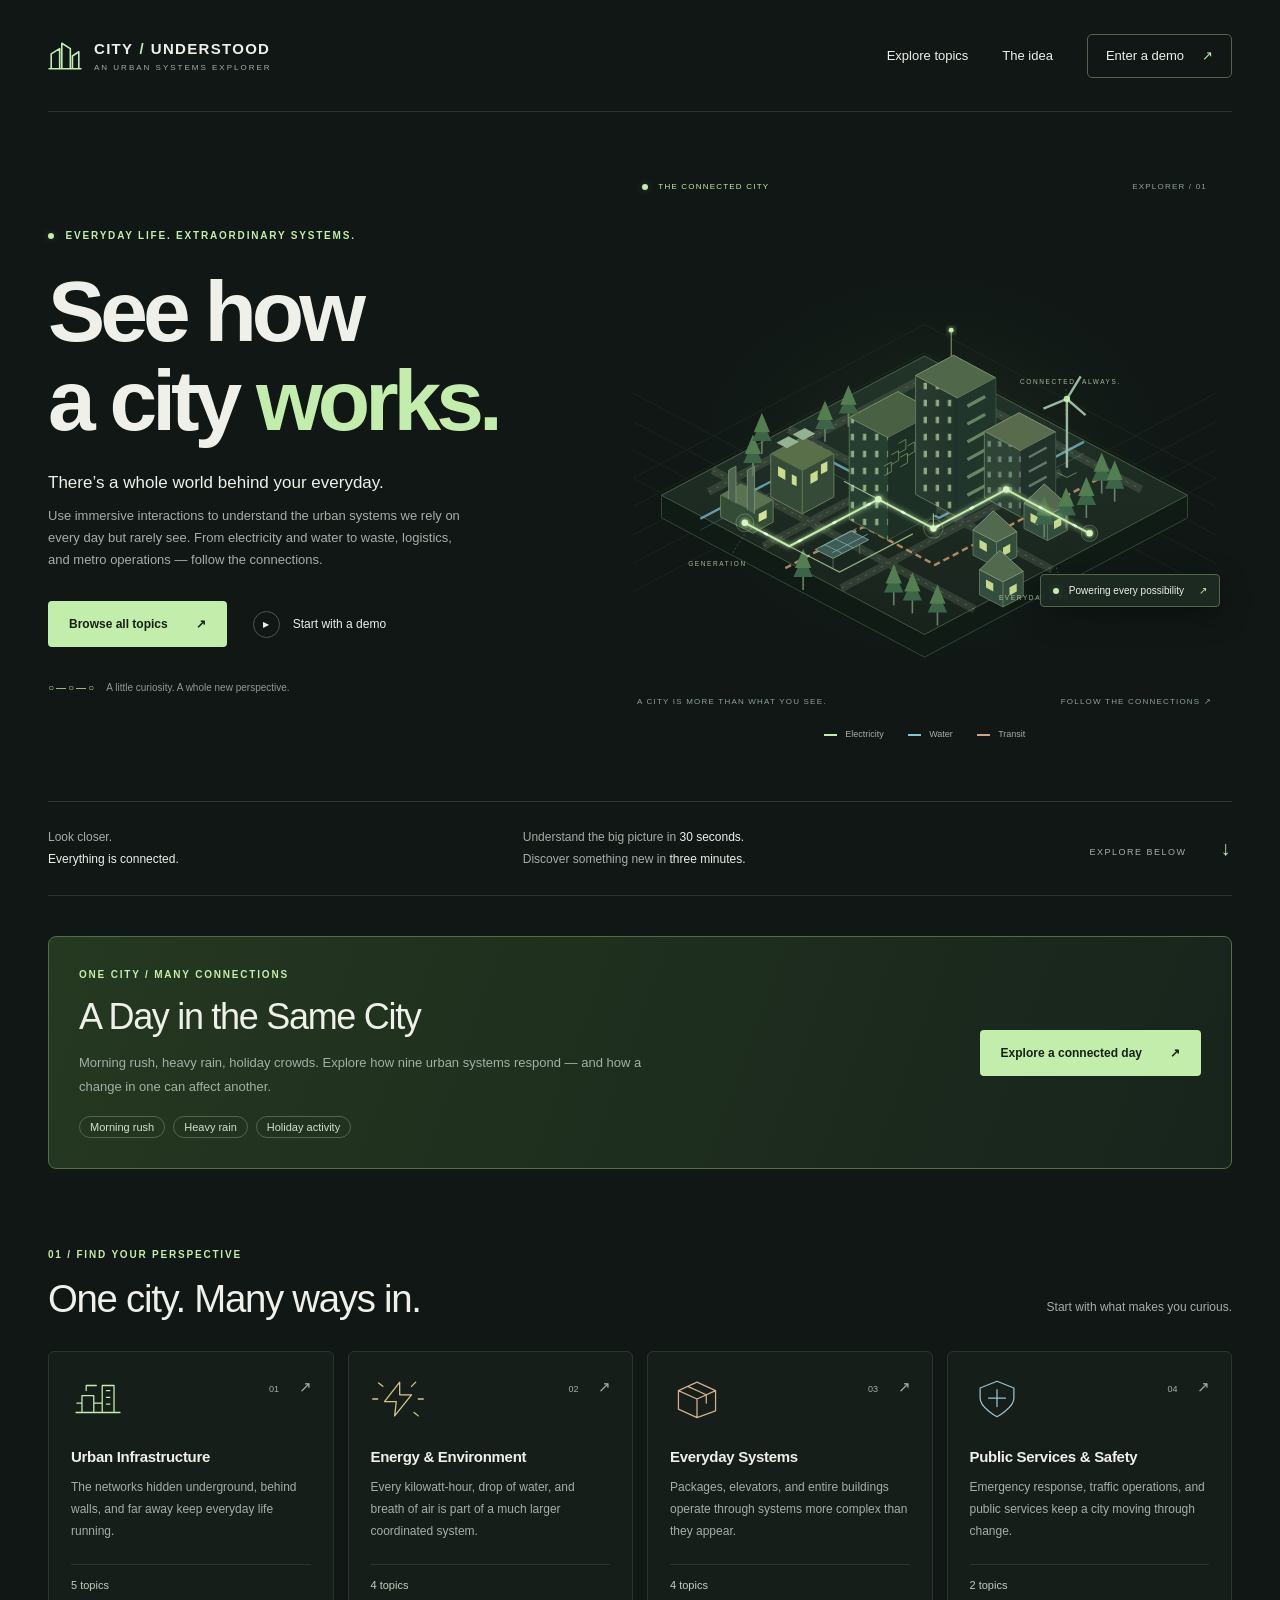
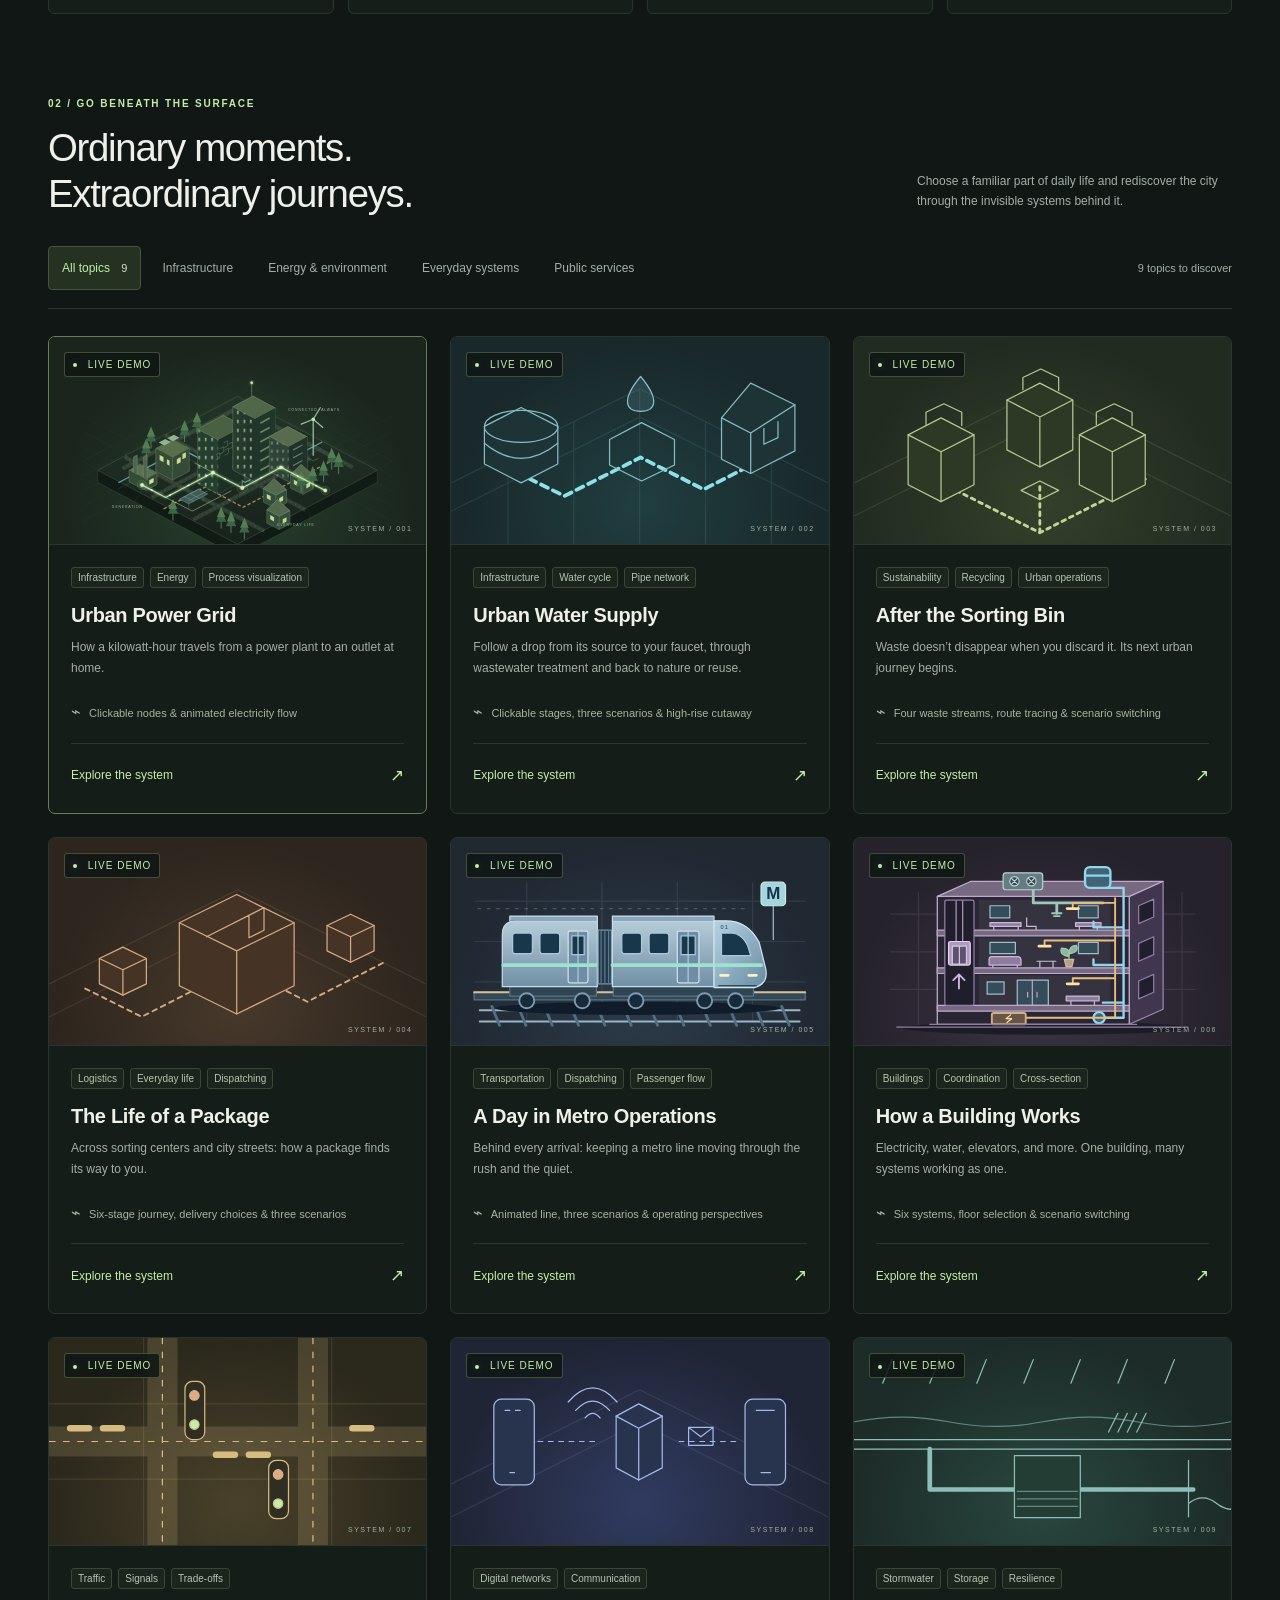
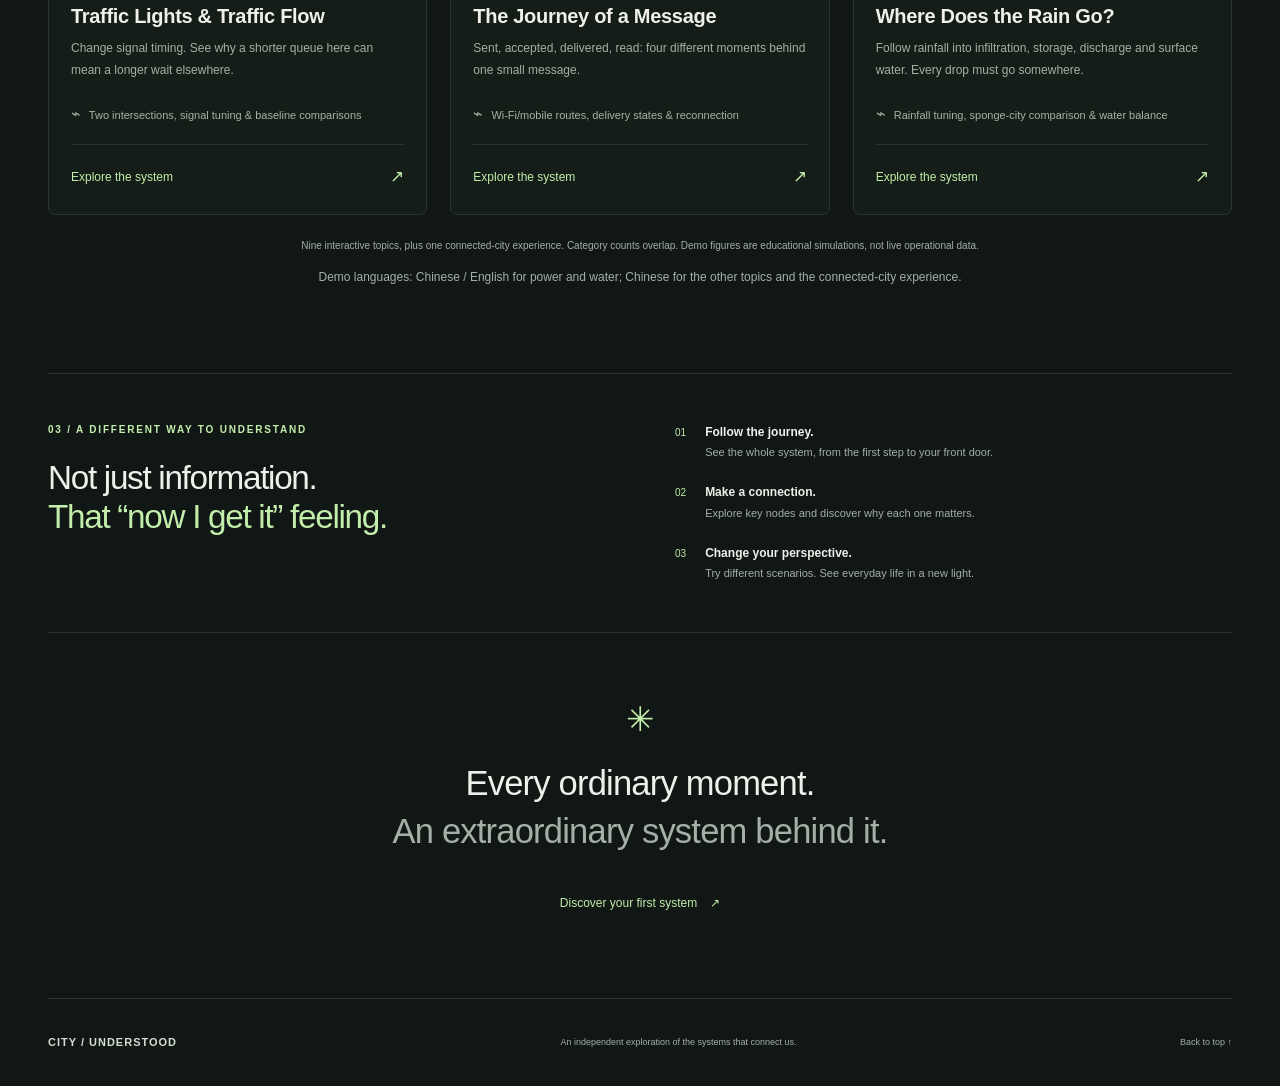
<file: index.html>
<!DOCTYPE html>
<html lang="en">
<head>
  <meta charset="UTF-8" />
  <meta name="viewport" content="width=device-width, initial-scale=1.0" />
  <meta name="description" content="See how a city works. Explore electricity, water, waste, logistics, and the invisible systems behind everyday life through interactive journeys." />
  <meta name="theme-color" content="#101715" />
  <title>City / Understood — See How a City Works</title>
  <link rel="stylesheet" href="./homepage.css" />
  <script src="./homepage.js" defer></script>
</head>
<body>
  <a class="skip-link" href="#main">Skip to content</a>
  <header class="site-header wrap">
    <a class="brand" href="./index.html" aria-label="City Understood home">
      <svg viewBox="0 0 32 32" aria-hidden="true"><path d="M3 27V14l8-5v18M13 27V4l8 5v18M23 27V16l6-4v15M1 28h30"/></svg>
      <span>CITY<span class="brand-divider">/</span>UNDERSTOOD<span class="brand-caption">AN URBAN SYSTEMS EXPLORER</span></span>
    </a>
    <nav aria-label="Main navigation">
      <a href="#topics">Explore topics</a>
      <a href="#approach">The idea</a>
      <a class="nav-demo" href="./city_power.html">Enter a demo <span aria-hidden="true">↗</span></a>
    </nav>
  </header>

  <main id="main">
    <section class="hero wrap" aria-labelledby="hero-title">
      <div class="hero-copy">
        <p class="eyebrow"><span class="status-dot"></span> EVERYDAY LIFE. EXTRAORDINARY SYSTEMS.</p>
        <h1 id="hero-title">See how<br />a city <em>works.</em></h1>
        <p class="hero-lede">There’s a whole world behind your everyday.</p>
        <p class="muted hero-description">Use immersive interactions to understand the urban systems we rely on every day but rarely see. From electricity and water to waste, logistics, and metro operations — follow the connections.</p>
        <div class="hero-actions">
          <a class="button button-primary" href="#topics">Browse all topics <span aria-hidden="true">↗</span></a>
          <a class="text-link" href="./city_power.html"><span class="play-icon" aria-hidden="true">▶</span> Start with a demo</a>
        </div>
        <div class="hero-note"><span class="tiny-network" aria-hidden="true">○—○—○</span> A little curiosity. A whole new perspective.</div>
      </div>
      <div class="city-visual">
        <div class="visual-heading"><span><span class="status-dot"></span> THE CONNECTED CITY</span><span>EXPLORER / 01</span></div>
        <a href="./city_power.html" class="city-link" aria-label="Explore the urban power grid interactive demo">
          <img src="./homepage-city.svg" width="760" height="650" alt="An illustrated nighttime city with glowing electricity, water, and transit networks connecting its buildings." fetchpriority="high" />
          <span class="map-label label-power"><span class="status-dot"></span> Powering every possibility <span aria-hidden="true">↗</span></span>
        </a>
        <div class="map-caption"><span>A CITY IS MORE THAN WHAT YOU SEE.</span><span class="map-coordinates">FOLLOW THE CONNECTIONS ↗</span></div>
        <div class="map-legend" aria-label="Illustrated city networks"><span><i class="electricity"></i> Electricity</span><span><i class="water"></i> Water</span><span><i class="transit"></i> Transit</span></div>
      </div>
    </section>

    <div class="intro-strip wrap">
      <p>Look closer.<br /><strong>Everything is connected.</strong></p>
      <p>Understand the big picture in <strong>30 seconds.</strong><br />Discover something new in <strong>three minutes.</strong></p>
      <a href="#categories" aria-label="Explore the four perspectives">EXPLORE BELOW <span aria-hidden="true">↓</span></a>
    </div>

    <section class="city-day-entry wrap" aria-labelledby="city-day-title">
      <div><p class="eyebrow">ONE CITY / MANY CONNECTIONS</p><h2 id="city-day-title">A Day in the Same City</h2><p>Morning rush, heavy rain, holiday crowds. Explore how nine urban systems respond — and how a change in one can affect another.</p><ul class="city-day-scenarios" aria-label="Connected-city scenarios"><li>Morning rush</li><li>Heavy rain</li><li>Holiday activity</li></ul></div>
      <a class="button button-primary" href="./city_day.html">Explore a connected day <span aria-hidden="true">↗</span></a>
    </section>

    <section class="categories-section wrap" id="categories" aria-labelledby="categories-title">
      <div class="section-heading">
        <div><p class="eyebrow">01 / FIND YOUR PERSPECTIVE</p><h2 id="categories-title">One city. Many ways in.</h2></div>
        <p class="muted">Start with what makes you curious.</p>
      </div>
      <div class="category-grid">
        <a class="category-card" href="#topics" data-category="infrastructure">
          <svg class="category-icon" viewBox="0 0 64 48" aria-hidden="true"><path d="M6 40h52M13 40V20h14v20m10 0V8h14v32M18 14V8h12m12 6h4m-4 8h4m-4 8h4M7 29h6m14 0h10"/></svg>
          <span class="category-number">01 <span aria-hidden="true">↗</span></span>
          <h3>Urban Infrastructure</h3><p>The networks hidden underground, behind walls, and far away keep everyday life running.</p><span class="category-count">5 topics</span>
        </a>
        <a class="category-card" href="#topics" data-category="energy">
          <svg class="category-icon" viewBox="0 0 64 48" aria-hidden="true"><path d="m34 4-18 23h14l-2 17 20-25H34Z"/><path d="M14 9 9 5m42 35 5 4M8 24H2m60 0h-6M48 9l5-5"/></svg>
          <span class="category-number">02 <span aria-hidden="true">↗</span></span>
          <h3>Energy &amp; Environment</h3><p>Every kilowatt-hour, drop of water, and breath of air is part of a much larger coordinated system.</p><span class="category-count">4 topics</span>
        </a>
        <a class="category-card" href="#topics" data-category="everyday">
          <svg class="category-icon" viewBox="0 0 64 48" aria-hidden="true"><path d="m10 14 22-10 22 10v24L32 46 10 36Zm0 0 22 10 22-10M32 24v22M21 9l22 10v10"/></svg>
          <span class="category-number">03 <span aria-hidden="true">↗</span></span>
          <h3>Everyday Systems</h3><p>Packages, elevators, and entire buildings operate through systems more complex than they appear.</p><span class="category-count">4 topics</span>
        </a>
        <a class="category-card" href="#topics" data-category="public">
          <svg class="category-icon" viewBox="0 0 64 48" aria-hidden="true"><path d="M32 3 52 11v12c0 11-20 22-20 22S12 34 12 23V11Zm0 10v20M22 23h20"/></svg>
          <span class="category-number">04 <span aria-hidden="true">↗</span></span>
          <h3>Public Services &amp; Safety</h3><p>Emergency response, traffic operations, and public services keep a city moving through change.</p><span class="category-count">2 topics</span>
        </a>
      </div>
    </section>

    <section class="topics-section wrap" id="topics" aria-labelledby="topics-title">
      <div class="section-heading">
        <div><p class="eyebrow">02 / GO BENEATH THE SURFACE</p><h2 id="topics-title">Ordinary moments.<br />Extraordinary journeys.</h2></div>
        <p class="muted section-description">Choose a familiar part of daily life and rediscover the city through the invisible systems behind it.</p>
      </div>
      <div class="filter-bar">
        <div class="filters" role="group" aria-label="Filter topics by category" hidden>
          <button type="button" class="filter active" data-filter="all" aria-pressed="true">All topics <span>9</span></button>
          <button type="button" class="filter" data-filter="infrastructure" aria-pressed="false">Infrastructure</button>
          <button type="button" class="filter" data-filter="energy" aria-pressed="false">Energy &amp; environment</button>
          <button type="button" class="filter" data-filter="everyday" aria-pressed="false">Everyday systems</button>
          <button type="button" class="filter" data-filter="public" aria-pressed="false">Public services</button>
        </div>
        <p id="result-count" class="result-count" role="status" aria-live="polite" aria-atomic="true">9 topics to discover</p>
      </div>
      <div class="demo-grid">
        <article class="demo-card featured" data-categories="infrastructure energy">
          <a class="demo-art power-art" href="./city_power.html" aria-label="Enter the urban power grid demo">
            <img src="./homepage-city.svg" width="760" height="650" alt="Glowing power routes connecting a miniature city." loading="lazy" />
            <span class="badge live"><span class="status-dot"></span> LIVE DEMO</span><span class="art-index">SYSTEM / 001</span>
          </a>
          <div class="demo-content"><div class="tags"><span>Infrastructure</span><span>Energy</span><span>Process visualization</span></div><h3>Urban Power Grid</h3><p>How a kilowatt-hour travels from a power plant to an outlet at home.</p><div class="interaction"><span aria-hidden="true">⌁</span> Clickable nodes &amp; animated electricity flow</div><a class="card-action" href="./city_power.html">Explore the system <span aria-hidden="true">↗</span></a></div>
        </article>
        <article class="demo-card" data-categories="infrastructure energy">
          <a class="demo-art water-art" href="./urban_water_supply.html" aria-label="Enter the urban water supply demo"><span class="badge live"><span class="status-dot"></span> LIVE DEMO</span><span class="art-index">SYSTEM / 002</span>
            <svg viewBox="0 0 400 220" role="img" aria-label="Water flowing from a reservoir through treatment tanks to a home"><path class="art-grid" d="m0 155 200-100 200 100M0 185 200 85l200 100M60 220V125m70 95V90m70 130V55m70 165V90m70 130v-95"/><path class="water-pipe" d="m45 132 75 37 81-41 67 34 86-44"/><path class="art-solid" d="m35 95 39-20 39 20v40l-39 20-39-20Z"/><ellipse cx="74" cy="95" rx="39" ry="17"/><path d="M35 113q39 32 78 0m55-4 34-18 35 18v27l-35 17-34-17Z"/><path class="art-solid" d="m287 86 31-37 47 23v49l-47 24-31-15Z"/><path d="m287 86 31 16 47-30m-47 30v43m14-48v17l15-7V90"/><path class="drop" d="M201 42c-21 25-16 37 0 37s21-12 0-37Z"/></svg>
          </a>
          <div class="demo-content"><div class="tags"><span>Infrastructure</span><span>Water cycle</span><span>Pipe network</span></div><h3>Urban Water Supply</h3><p>Follow a drop from its source to your faucet, through wastewater treatment and back to nature or reuse.</p><div class="interaction"><span aria-hidden="true">⌁</span> Clickable stages, three scenarios &amp; high-rise cutaway</div><a class="card-action" href="./urban_water_supply.html">Explore the system <span aria-hidden="true">↗</span></a></div>
        </article>
        <article class="demo-card" data-categories="infrastructure energy">
          <a class="demo-art waste-art" href="./waste_sorting.html" aria-label="Enter the waste sorting journey demo"><span class="badge live"><span class="status-dot"></span> LIVE DEMO</span><span class="art-index">SYSTEM / 003</span>
            <svg viewBox="0 0 400 220" role="img" aria-label="Three sorting bins connected by a recycling route"><path class="art-grid" d="m0 155 200-100 200 100M0 190 200 90l200 100"/><path class="waste-route" d="m92 155 105 53 112-57M197 208v-51"/><g class="art-solid"><path d="m57 104 35-18 35 18v53l-35 18-35-18Zm105-37 35-18 35 18v53l-35 18-35-18Zm77 37 35-18 35 18v53l-35 18-35-18Z"/></g><path d="m57 104 35 18 35-18m-35 18v53m70-108 35 18 35-18m-35 18v53m42-34 35 18 35-18m-35 18v53M76 93V80l19-9 19 9v14m65-38V43l19-9 19 9v14m40 36V80l19-9 19 9v14"/><path d="m177 163 20-10 20 10-20 10Z"/></svg>
          </a>
          <div class="demo-content"><div class="tags"><span>Sustainability</span><span>Recycling</span><span>Urban operations</span></div><h3>After the Sorting Bin</h3><p>Waste doesn’t disappear when you discard it. Its next urban journey begins.</p><div class="interaction"><span aria-hidden="true">⌁</span> Four waste streams, route tracing &amp; scenario switching</div><a class="card-action" href="./waste_sorting.html">Explore the system <span aria-hidden="true">↗</span></a></div>
        </article>
        <article class="demo-card" data-categories="everyday">
          <a class="demo-art package-art" href="./package_journey.html" aria-label="Enter the package journey demo"><span class="badge live"><span class="status-dot"></span> LIVE DEMO</span><span class="art-index">SYSTEM / 004</span>
            <svg viewBox="0 0 400 220" role="img" aria-label="A package traveling along a route between distribution hubs"><path class="art-grid" d="m0 155 200-100 200 100M0 190 200 90l200 100"/><path class="package-route" d="m38 160 60 30 104-53 72 37 84-43"/><g class="art-solid"><path d="m138 90 61-30 61 30v67l-61 30-61-30Z"/><path d="m53 128 25-12 25 12v27l-25 12-25-12Zm242-35 25-12 25 12v27l-25 12-25-12Z"/></g><path d="m138 90 61 30 61-30m-61 30v67m-32-82 61-31v24l-16 8V82M53 128l25 12 25-12m-25 12v27m217-74 25 12 25-12m-25 12v27"/></svg>
          </a>
          <div class="demo-content"><div class="tags"><span>Logistics</span><span>Everyday life</span><span>Dispatching</span></div><h3>The Life of a Package</h3><p>Across sorting centers and city streets: how a package finds its way to you.</p><div class="interaction"><span aria-hidden="true">⌁</span> Six-stage journey, delivery choices &amp; three scenarios</div><a class="card-action" href="./package_journey.html">Explore the system <span aria-hidden="true">↗</span></a></div>
        </article>
        <article class="demo-card" data-categories="public">
          <a class="demo-art metro-art" href="./metro_operations.html" aria-label="Enter the metro operations demo"><span class="badge live"><span class="status-dot"></span> LIVE DEMO</span><span class="art-index">SYSTEM / 005</span>
            <svg class="metro-preview" viewBox="0 0 400 220" role="img" aria-label="A two-car metro train with passenger doors, windows and a rounded driver cab on parallel tracks">
              <defs><linearGradient id="metro-body" x1="0" y1="0" x2="0" y2="1"><stop stop-color="#b6ccd9"/><stop offset="1" stop-color="#718fa5"/></linearGradient><linearGradient id="metro-cab" x1="0" y1="0" x2="1" y2="1"><stop stop-color="#b5d3e2"/><stop offset="1" stop-color="#688ba3"/></linearGradient></defs>
              <path class="art-grid" d="M25 67H375M25 110H375M25 153H375M80 48V195M160 48V195M240 48V195M320 48V195"/>
              <path class="metro-platform" d="M24 164H376V172H24Z"/><path class="metro-platform-edge" d="M24 164H376"/>
              <g class="metro-rails"><path d="M30 183H370M30 195H370"/><path class="metro-sleepers" d="m43 179 8 20m20-20 8 20m20-20 8 20m20-20 8 20m20-20 8 20m20-20 8 20m20-20 8 20m20-20 8 20m20-20 8 20m20-20 8 20m20-20 8 20m20-20 8 20"/></g>
              <ellipse cx="198" cy="181" rx="151" ry="7" fill="#101c29" stroke="none"/>
              <g class="metro-undercar"><path d="M62 155H154V168H62ZM172 155H321V168H172Z"/></g>
              <g class="metro-wheels"><circle cx="80" cy="173" r="8"/><circle cx="139" cy="173" r="8"/><circle cx="196" cy="173" r="8"/><circle cx="269" cy="173" r="8"/><circle cx="302" cy="173" r="8"/></g>
              <g class="metro-car"><path class="metro-body" d="M54 103Q54 88 69 88H155V158H54Z"/><path class="metro-roof" d="M62 88V83H155V88"/><rect class="metro-window" x="65" y="101" width="21" height="22" rx="3"/><rect class="metro-window" x="94" y="101" width="21" height="22" rx="3"/><rect class="metro-door" x="124" y="99" width="21" height="55" rx="2"/><path class="metro-window" d="M128 104H141V124H128Z"/><path class="metro-door-seam" d="M134.5 100V153"/><path class="metro-stripe" d="M55 135H155"/></g>
              <path class="metro-joint" d="M156 98H170V155H156Z"/><path class="metro-joint-folds" d="M159 99V154M163 99V154M167 99V154"/>
              <g class="metro-car"><path class="metro-body" d="M171 88H279V158H171Z"/><path class="metro-roof" d="M171 88V83H279V88"/><rect class="metro-window" x="181" y="101" width="21" height="22" rx="3"/><rect class="metro-window" x="210" y="101" width="21" height="22" rx="3"/><rect class="metro-door" x="240" y="99" width="23" height="55" rx="2"/><path class="metro-window" d="M244 104H259V124H244Z"/><path class="metro-door-seam" d="M251.5 100V153"/><path class="metro-stripe" d="M171 135H279"/></g>
              <g class="metro-driver-cab"><path class="metro-cab" d="M279 88H292Q315 88 327 111L334 139Q337 155 322 159H279Z"/><path class="metro-window" d="M287 101H299Q309 102 315 115L318 125H287Z"/><path class="metro-front-stripe" d="M280 135H329"/><path class="metro-light" d="M286 146h8m22 0h8"/><path d="M284 157H324" stroke="#304958"/><text x="286" y="97" class="metro-destination">01</text></g>
              <g class="metro-station-sign"><path d="M342 69V108"/><rect x="329" y="47" width="26" height="25" rx="4"/><text x="342" y="65">M</text><path d="M28 75H314" stroke-dasharray="3 7" opacity=".3"/></g>
            </svg>
          </a>
          <div class="demo-content"><div class="tags"><span>Transportation</span><span>Dispatching</span><span>Passenger flow</span></div><h3>A Day in Metro Operations</h3><p>Behind every arrival: keeping a metro line moving through the rush and the quiet.</p><div class="interaction"><span aria-hidden="true">⌁</span> Animated line, three scenarios &amp; operating perspectives</div><a class="card-action" href="./metro_operations.html">Explore the system <span aria-hidden="true">↗</span></a></div>
        </article>
        <article class="demo-card" data-categories="everyday">
          <a class="demo-art building-art" href="./building_systems.html" aria-label="Enter the building systems demo"><span class="badge live"><span class="status-dot"></span> LIVE DEMO</span><span class="art-index">SYSTEM / 006</span>
            <svg class="building-preview" viewBox="0 0 400 220" role="img" aria-label="A three-floor building cutaway with furnished rooms, an elevator, rooftop ventilation, and separate water and electricity lines">
              <path class="art-grid" d="M38 81H362M38 121H362M38 161H362M68 58V202M348 58V202"/>
              <ellipse cx="204" cy="202" rx="153" ry="7" fill="#1e1b28" stroke="none"/>
              <path class="building-side" d="M292 62 328 46V182L292 198Z"/>
              <g class="building-side-windows"><path d="m302 72 16-7v19l-16 7Zm0 40 16-7v19l-16 7Zm0 40 16-7v19l-16 7Z"/></g>
              <path class="building-shell" d="M88 62H292V198H88Z"/>
              <g class="building-floor"><path d="M132 66H272V98H132Z"/><path class="building-room-window" d="M144 72H165V85H144ZM238 72H259V85H238Z"/><path class="building-furniture" d="M144 90H177V94H144ZM148 94V98M174 94V98M235 90H262V94H235ZM239 94V98M258 94V98"/><path class="building-chair" d="M183 85V94H193V98"/></g>
              <g class="building-floor"><path d="M132 106H272V138H132Z"/><path class="building-room-window" d="M144 111H171V123H144ZM238 111H259V123H238Z"/><path class="building-furniture" d="M143 129Q143 126 146 126H173Q177 126 177 130V135H143ZM147 135V138M173 135V138M194 131H214M197 131V138M211 131V138"/><path class="building-plant" d="M228 129v-9m0 6q-11-2-8-9 10 0 8 9m0-3q0-9 8-9 3 8-8 9"/><path class="building-planter" d="M223 129H233L231 137H225Z"/></g>
              <g class="building-floor"><path d="M132 146H272V178H132Z"/><path class="building-entrance" d="M173 151H206V178H173Z"/><path d="M189 151V178M184 164V169M194 164V169"/><path class="building-furniture" d="M225 168H260V173H225ZM230 173V178M255 173V178"/><path class="building-room-window" d="M141 153H159V166H141Z"/></g>
              <g class="building-slabs"><path d="M88 98H292V104H88ZM88 138H292V144H88ZM88 178H292V184H88Z"/></g>
              <g class="building-elevator"><rect class="building-shaft" x="96" y="66" width="31" height="112" rx="2"/><path class="building-cable" d="M108 67V110M115 67V110"/><rect class="building-lift-car" x="100" y="110" width="23" height="25" rx="2"/><path class="building-lift-doors" d="M104 115H119V134H104ZM111.5 115V134"/><path class="building-lift-arrow" d="m105 151 6-6 6 6m-6-6v15"/></g>
              <path class="building-roof" d="m88 62 36-16h204l-36 16Z"/>
              <g class="building-ventilation"><path class="building-duct" d="M190 52V69H215V80M215 69H264"/><rect class="building-hvac" x="158" y="37" width="42" height="18" rx="3"/><g class="building-fans"><circle cx="170" cy="46" r="5"/><circle cx="188" cy="46" r="5"/><path d="m167 43 6 6m-6 0 6-6m12 0 6 6m-6 0 6-6"/></g><path class="building-vent" d="M210 80H220M212 83H218"/></g>
              <g class="building-water"><path d="M258 53H286V191H266M286 95H254V89M286 135H254V129M286 175H264"/><rect class="building-water-tank" x="245" y="31" width="27" height="22" rx="5"/><path d="M246 40H271"/><circle class="building-pump" cx="260" cy="191" r="6"/></g>
              <g class="building-electricity"><path d="M182 191H277V64M277 69H232V74M277 109H202V114M277 149H232V154"/><path class="building-lamp" d="M226 75H238M196 115H208M226 155H238"/><rect class="building-switchboard" x="146" y="186" width="36" height="12" rx="2"/><path class="building-bolt" d="m166 188-5 4h6l-5 4"/></g>
              <path class="building-ground" d="M45 201H354M80 198H300"/>
            </svg>
          </a>
          <div class="demo-content"><div class="tags"><span>Buildings</span><span>Coordination</span><span>Cross-section</span></div><h3>How a Building Works</h3><p>Electricity, water, elevators, and more. One building, many systems working as one.</p><div class="interaction"><span aria-hidden="true">⌁</span> Six systems, floor selection &amp; scenario switching</div><a class="card-action" href="./building_systems.html">Explore the system <span aria-hidden="true">↗</span></a></div>
        </article>
        <article class="demo-card" data-categories="public everyday">
          <a class="demo-art traffic-art" href="./traffic_flow.html" aria-label="Enter the traffic flow demo"><span class="badge live"><span class="status-dot"></span> LIVE DEMO</span><span class="art-index">SYSTEM / 007</span>
            <svg viewBox="0 0 400 220" role="img" aria-label="Two connected intersections with vehicles and signal lights"><path class="art-grid" d="M0 70H400M0 150H400M100 0V220M300 0V220"/><path d="M0 110H400M120 0V220M280 0V220" stroke-width="32" opacity=".18"/><path d="M0 110H400M120 0V220M280 0V220" stroke-dasharray="6 9"/><rect x="144" y="46" width="21" height="62" rx="8" class="art-solid"/><circle cx="154" cy="61" r="5" fill="#e0aa88"/><circle cx="154" cy="92" r="5" fill="#c3edaa"/><rect x="233" y="130" width="21" height="62" rx="8" class="art-solid"/><circle cx="243" cy="145" r="5" fill="#e0aa88"/><circle cx="243" cy="176" r="5" fill="#c3edaa"/><path d="M22 96h20m15 0h20m100 28h20m15 0h20m90-28h20" stroke-width="7"/></svg>
          </a>
          <div class="demo-content"><div class="tags"><span>Traffic</span><span>Signals</span><span>Trade-offs</span></div><h3>Traffic Lights &amp; Traffic Flow</h3><p>Change signal timing. See why a shorter queue here can mean a longer wait elsewhere.</p><div class="interaction"><span aria-hidden="true">⌁</span> Two intersections, signal tuning &amp; baseline comparisons</div><a class="card-action" href="./traffic_flow.html">Explore the system <span aria-hidden="true">↗</span></a></div>
        </article>
        <article class="demo-card" data-categories="infrastructure everyday">
          <a class="demo-art message-art" href="./message_journey.html" aria-label="Enter the phone message journey demo"><span class="badge live"><span class="status-dot"></span> LIVE DEMO</span><span class="art-index">SYSTEM / 008</span>
            <svg viewBox="0 0 400 220" role="img" aria-label="A message passing from a phone through a network to another device"><path class="art-grid" d="m0 155 200-100 200 100M0 190 200 90l200 100"/><rect x="45" y="65" width="43" height="91" rx="8" class="art-solid"/><path d="M57 77h19m-14 66h10m20-33h63m87 0h64" stroke-dasharray="5 6"/><path d="m175 83 24-13 25 13v55l-25 13-24-13Z" class="art-solid"/><path d="m175 83 24 13 25-13m-25 13v55"/><rect x="312" y="65" width="43" height="91" rx="8" class="art-solid"/><path d="M324 77h19m-14 66h10"/><path d="M124 68q26-30 52 0m-44 9q18-20 36 0m-26 8q8-10 16 0"/><path d="M252 95h26v19h-26Zm0 0 13 10 13-10"/></svg>
          </a>
          <div class="demo-content"><div class="tags"><span>Digital networks</span><span>Communication</span></div><h3>The Journey of a Message</h3><p>Sent, accepted, delivered, read: four different moments behind one small message.</p><div class="interaction"><span aria-hidden="true">⌁</span> Wi-Fi/mobile routes, delivery states &amp; reconnection</div><a class="card-action" href="./message_journey.html">Explore the system <span aria-hidden="true">↗</span></a></div>
        </article>
        <article class="demo-card" data-categories="infrastructure energy">
          <a class="demo-art drainage-art" href="./urban_drainage.html" aria-label="Enter the urban drainage demo"><span class="badge live"><span class="status-dot"></span> LIVE DEMO</span><span class="art-index">SYSTEM / 009</span>
            <svg viewBox="0 0 400 220" role="img" aria-label="Rain reaching permeable ground, a storage tank and a drainage outfall"><path d="M0 108H400M0 118H400"/><path d="M40 23 30 48m60-25L80 48m60-25-10 25m60-25-10 25m60-25-10 25m60-25-10 25m60-25-10 25"/><path d="M80 118v43h90m70 0h120" stroke-width="5"/><path class="art-solid" d="M170 125h70v66h-70Z"/><path d="M173 163h64m-64 8h64m-64 8h64" opacity=".6"/><path d="m280 80-10 20m20-20-10 20m20-20-10 20m20-20-10 20"/><path d="M0 89q50-10 100 0t100 0t100 0t100 0" opacity=".6"/><path d="M355 130v60m0-14q15-12 30 0t30 0"/></svg>
          </a>
          <div class="demo-content"><div class="tags"><span>Stormwater</span><span>Storage</span><span>Resilience</span></div><h3>Where Does the Rain Go?</h3><p>Follow rainfall into infiltration, storage, discharge and surface water. Every drop must go somewhere.</p><div class="interaction"><span aria-hidden="true">⌁</span> Rainfall tuning, sponge-city comparison &amp; water balance</div><a class="card-action" href="./urban_drainage.html">Explore the system <span aria-hidden="true">↗</span></a></div>
        </article>
      </div>
      <p class="catalog-note">Nine interactive topics, plus one connected-city experience. Category counts overlap. Demo figures are educational simulations, not live operational data.</p>
      <p class="language-note">Demo languages: Chinese / English for power and water; Chinese for the other topics and the connected-city experience.</p>
    </section>

    <section class="approach wrap" id="approach" aria-labelledby="approach-title">
      <div><p class="eyebrow">03 / A DIFFERENT WAY TO UNDERSTAND</p><h2 id="approach-title">Not just information.<br /><em>That “now I get it” feeling.</em></h2></div>
      <div class="approach-steps"><div><span>01</span><p><strong>Follow the journey.</strong> See the whole system, from the first step to your front door.</p></div><div><span>02</span><p><strong>Make a connection.</strong> Explore key nodes and discover why each one matters.</p></div><div><span>03</span><p><strong>Change your perspective.</strong> Try different scenarios. See everyday life in a new light.</p></div></div>
    </section>
    <section class="closing wrap" aria-label="Our perspective"><span class="closing-mark" aria-hidden="true">✳</span><p>Every ordinary moment.<br /><span>An extraordinary system behind it.</span></p><a class="text-link" href="./city_power.html">Discover your first system <span aria-hidden="true">↗</span></a></section>
  </main>
  <footer class="site-footer wrap"><a class="footer-brand" href="./index.html">CITY / UNDERSTOOD</a><p>An independent exploration of the systems that connect us.</p><a href="#main">Back to top ↑</a></footer>
</body>
</html>
</file>
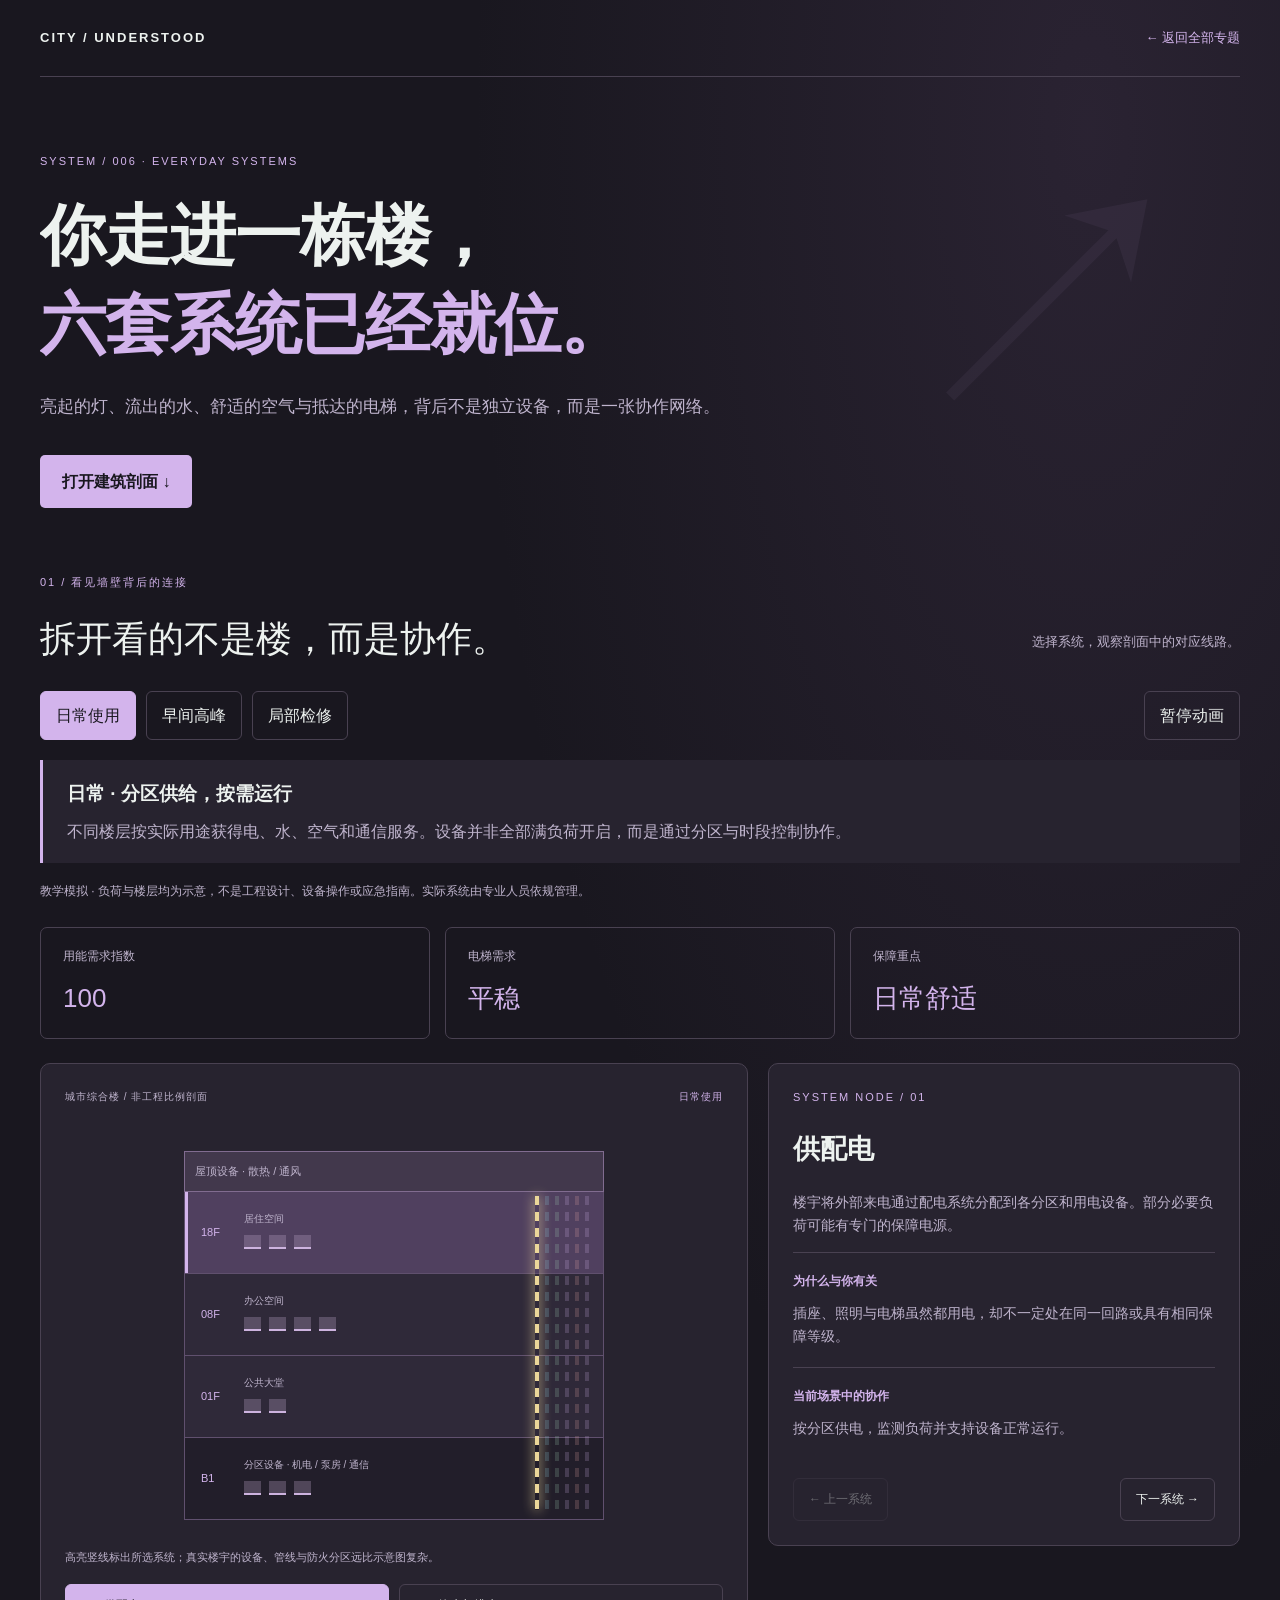
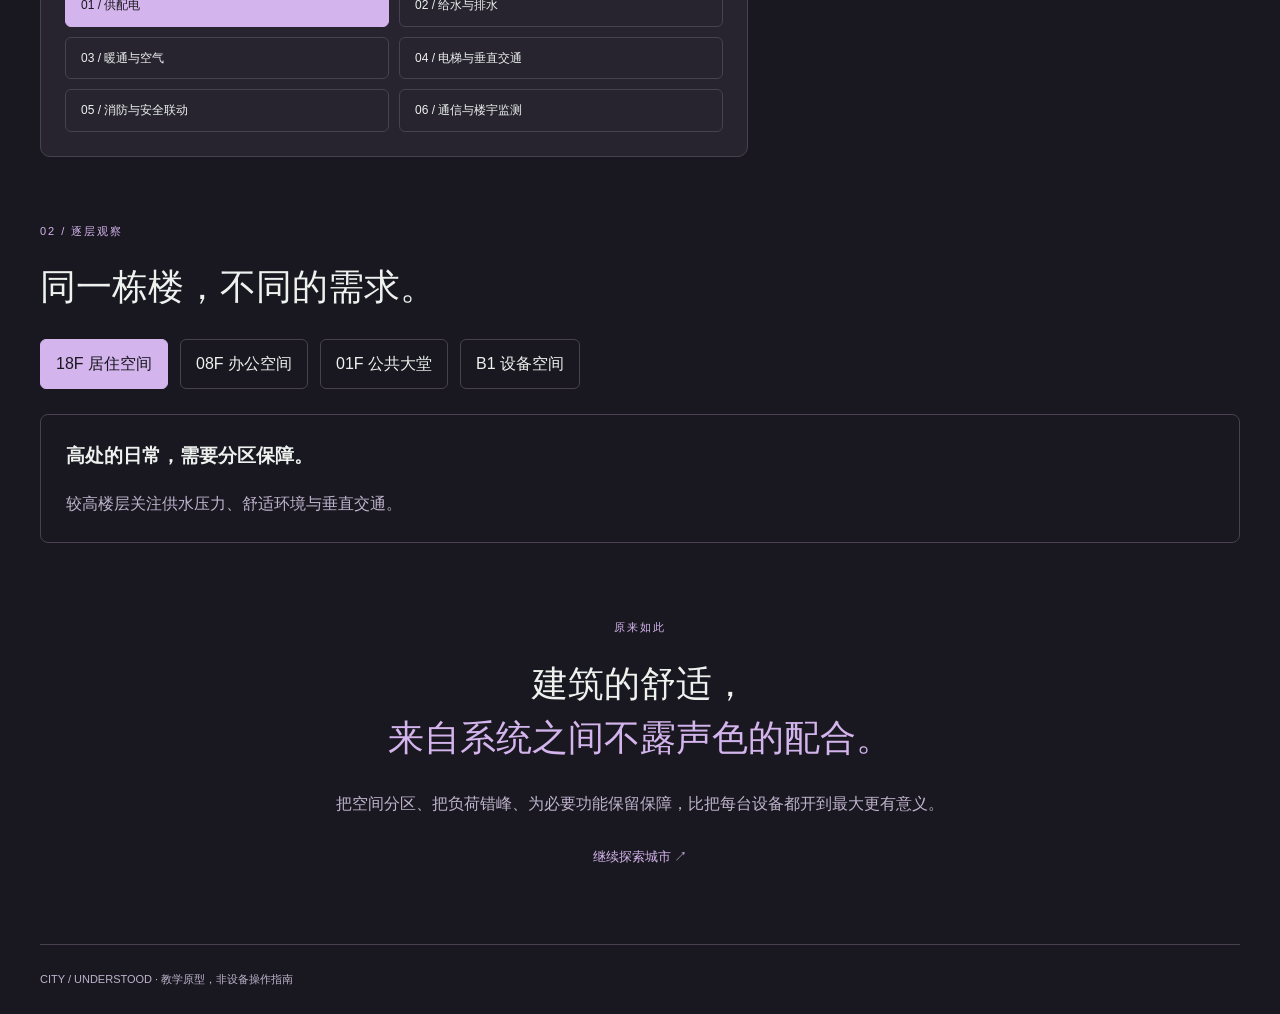
<file: building_systems.html>
<!DOCTYPE html>
<html lang="zh-CN">
<head>
  <meta charset="UTF-8" />
  <meta name="viewport" content="width=device-width, initial-scale=1.0" />
  <meta name="description" content="通过楼宇剖面，探索电力、给排水、空调、电梯、消防与网络如何协作。" />
  <title>一栋楼如何运转 · 城市系统探索</title>
  <link rel="stylesheet" href="./systems.css" />
  <script src="./systems-data.js" defer></script>
  <script src="./systems.js" defer></script>
  <link rel="stylesheet" href="./city-context.css" />
  <script src="./city-day-data.js" defer></script>
  <script src="./city-context.js" defer></script>
</head>
<body data-demo="building">
  <a class="skip" href="#explorer">跳到交互区域</a>
  <header class="wrap topbar"><a href="./index.html" class="brand">CITY / UNDERSTOOD</a><a href="./index.html">← 返回全部专题</a></header>
  <main class="wrap">
    <section class="hero"><p class="eyebrow">SYSTEM / 006 · EVERYDAY SYSTEMS</p><h1>你走进一栋楼，<br /><em>六套系统已经就位。</em></h1><p class="lede">亮起的灯、流出的水、舒适的空气与抵达的电梯，背后不是独立设备，而是一张协作网络。</p><a class="button" href="#explorer">打开建筑剖面 ↓</a></section>
    <noscript><p class="notice">请启用 JavaScript 使用交互。楼宇由供配电、给排水、暖通、电梯、消防与通信网络共同支撑。检修需要专业人员按规程进行，本页不是设备操作或应急指南。</p></noscript>
    <section id="explorer" aria-labelledby="explorer-title">
      <div class="section-heading"><div><p class="eyebrow">01 / 看见墙壁背后的连接</p><h2 id="explorer-title">拆开看的不是楼，而是协作。</h2></div><p>选择系统，观察剖面中的对应线路。</p></div>
      <div class="controls"><div id="scenarios" role="group" aria-label="建筑场景"></div><button id="motion" type="button" aria-pressed="false">暂停动画</button></div>
      <div class="scenario-summary" role="status" aria-live="polite" aria-atomic="true"><h3 id="scenario-title"></h3><p id="scenario-description"></p></div>
      <p class="notice">教学模拟 · 负荷与楼层均为示意，不是工程设计、设备操作或应急指南。实际系统由专业人员依规管理。</p>
      <div class="metrics" id="metrics"></div>
      <div class="explorer-grid">
        <div class="map-panel"><div class="map-heading"><span>城市综合楼 / 非工程比例剖面</span><span id="map-state"></span></div>
          <div class="building-map" aria-hidden="true">
            <div class="roof">屋顶设备 · 散热 / 通风</div>
            <div class="floor" data-floor="high"><span class="floor-index">18F</span><div class="room"><span>居住空间</span><i></i><i></i><i></i></div></div>
            <div class="floor" data-floor="office"><span class="floor-index">08F</span><div class="room"><span>办公空间</span><i></i><i></i><i></i><i></i></div></div>
            <div class="floor" data-floor="lobby"><span class="floor-index">01F</span><div class="room"><span>公共大堂</span><i></i><i></i></div></div>
            <div class="floor plant" data-floor="plant"><span class="floor-index">B1</span><div class="room"><span>分区设备 · 机电 / 泵房 / 通信</span><i></i><i></i><i></i></div></div>
            <div class="risers"><i data-riser="power"></i><i data-riser="water"></i><i data-riser="hvac"></i><i data-riser="lift"></i><i data-riser="safety"></i><i data-riser="network"></i></div>
          </div><p class="map-caption">高亮竖线标出所选系统；真实楼宇的设备、管线与防火分区远比示意图复杂。</p><div class="nodes" id="nodes" role="group" aria-label="建筑系统"></div>
        </div>
        <aside class="detail" id="detail" aria-labelledby="detail-title" tabindex="-1"><p class="eyebrow" id="detail-index"></p><h3 id="detail-title"></h3><p id="detail-description"></p><div class="insight"><h4>为什么与你有关</h4><p id="detail-life"></p></div><div class="response"><h4>当前场景中的协作</h4><p id="detail-response"></p></div><div class="step-controls"><button type="button" id="previous">← 上一系统</button><button type="button" id="next">下一系统 →</button></div></aside>
      </div>
    </section>
    <section class="choices-section"><p class="eyebrow">02 / 逐层观察</p><h2>同一栋楼，不同的需求。</h2><div id="choices" class="choices" role="group" aria-label="选择楼层区域"></div><div class="choice-detail"><h3 id="choice-title"></h3><p id="choice-description"></p></div></section>
    <section class="takeaway"><p class="eyebrow">原来如此</p><h2>建筑的舒适，<br /><em>来自系统之间不露声色的配合。</em></h2><p>把空间分区、把负荷错峰、为必要功能保留保障，比把每台设备都开到最大更有意义。</p><a href="./index.html">继续探索城市 ↗</a></section>
  </main><footer class="wrap">CITY / UNDERSTOOD · 教学原型，非设备操作指南</footer>
</body>
</html>
</file>
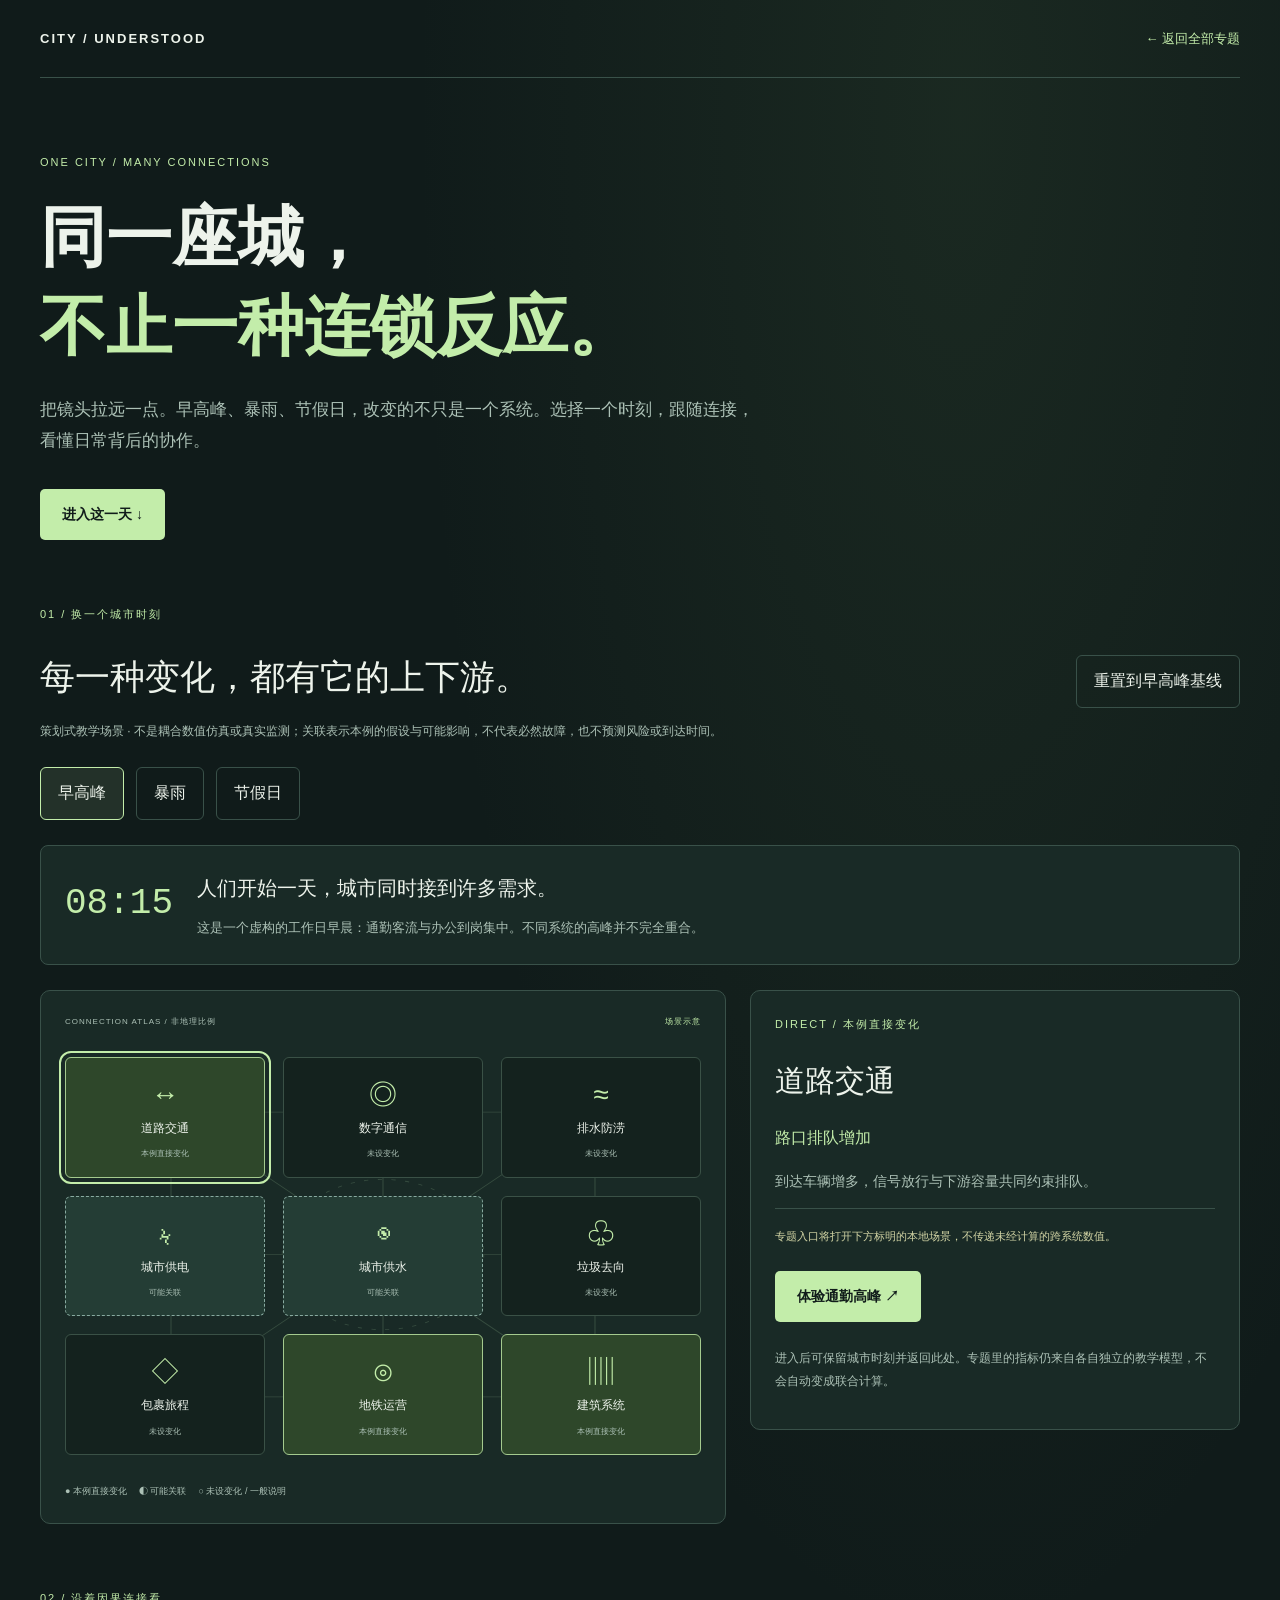
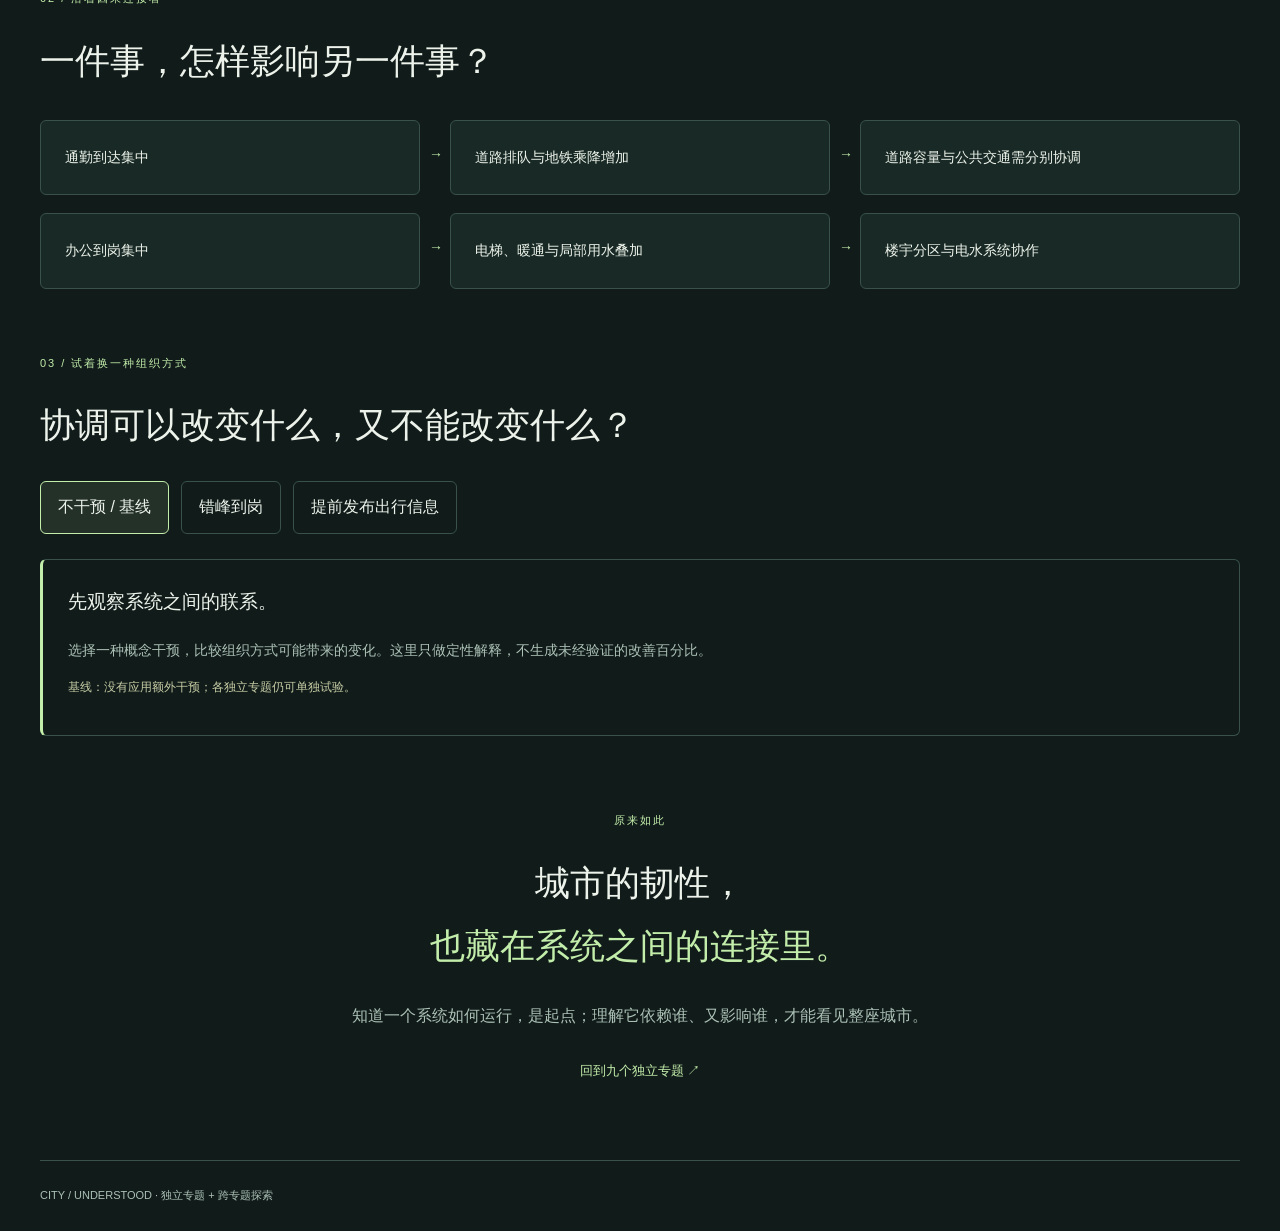
<file: city_day.html>
<!DOCTYPE html>
<html lang="zh-CN">
<head>
  <meta charset="UTF-8" />
  <meta name="viewport" content="width=device-width, initial-scale=1.0" />
  <meta name="description" content="在早高峰、暴雨与节假日之间切换，发现城市电水、交通、物流与数字网络如何彼此连接。" />
  <title>同一座城的一天 · 城市系统联动</title>
  <link rel="stylesheet" href="./city-day.css" />
  <script src="./city-day-data.js" defer></script>
  <script src="./city-day.js" defer></script>
</head>
<body>
  <a class="skip" href="#city">跳到城市联动</a>
  <header class="wrap topbar"><a href="./index.html" class="brand">CITY / UNDERSTOOD</a><a href="./index.html">← 返回全部专题</a></header>
  <main class="wrap">
    <section class="hero"><p class="eyebrow">ONE CITY / MANY CONNECTIONS</p><h1>同一座城，<br /><em>不止一种连锁反应。</em></h1><p class="lede">把镜头拉远一点。早高峰、暴雨、节假日，改变的不只是一个系统。选择一个时刻，跟随连接，看懂日常背后的协作。</p><a class="primary" href="#city">进入这一天 ↓</a></section>
    <noscript><p class="notice">请启用 JavaScript 切换场景、探索关联并保留返回位置。早高峰连接交通与楼宇需求，暴雨连接排水、能源与道路物流，节假日改变活动区域的客流、包裹与垃圾收运需求。也可从首页直接打开独立专题。</p></noscript>
    <section id="city" aria-labelledby="city-title">
      <div class="section-heading"><div><p class="eyebrow">01 / 换一个城市时刻</p><h2 id="city-title">每一种变化，都有它的上下游。</h2></div><button id="reset" type="button">重置到早高峰基线</button></div>
      <p class="notice">策划式教学场景 · 不是耦合数值仿真或真实监测；关联表示本例的假设与可能影响，不代表必然故障，也不预测风险或到达时间。</p>
      <p id="route-warning" class="warning" role="status" hidden></p>
      <div id="scenario-controls" class="controls" role="group" aria-label="城市时刻"></div>
      <div class="scenario" aria-live="polite" aria-atomic="true"><span id="city-time"></span><div><h3 id="scenario-title"></h3><p id="scenario-intro"></p></div></div>
      <div class="city-grid">
        <div class="city-map">
          <div class="map-header"><span>CONNECTION ATLAS / 非地理比例</span><span class="live-dot">场景示意</span></div>
          <svg class="connections" viewBox="0 0 600 560" preserveAspectRatio="none" aria-hidden="true"><path d="M100 90H500M100 270H500M100 450H500M100 90V450M300 90V450M500 90V450M100 90 500 450M500 90 100 450"/><circle cx="300" cy="270" r="95"/></svg>
          <div id="system-map" class="system-map" role="group" aria-label="选择城市系统"></div>
          <div class="legend"><span>● 本例直接变化</span><span>◐ 可能关联</span><span>○ 未设变化 / 一般说明</span></div>
        </div>
        <aside id="system-detail" class="detail" aria-labelledby="system-title" tabindex="-1">
          <p class="eyebrow" id="effect-level"></p><h3 id="system-title"></h3><p id="system-effect"></p><p id="system-copy"></p><p class="mapping-note" id="mapping-note"></p><a class="primary" id="demo-link" href="./index.html">进入专题 ↗</a><p class="return-note">进入后可保留城市时刻并返回此处。专题里的指标仍来自各自独立的教学模型，不会自动变成联合计算。</p>
        </aside>
      </div>
    </section>
    <section class="chains-section" aria-labelledby="chains-title"><p class="eyebrow">02 / 沿着因果连接看</p><h2 id="chains-title">一件事，怎样影响另一件事？</h2><div id="chains" class="chains"></div></section>
    <section class="interventions" aria-labelledby="action-title"><p class="eyebrow">03 / 试着换一种组织方式</p><h2 id="action-title">协调可以改变什么，又不能改变什么？</h2><div id="action-controls" class="controls" role="group" aria-label="概念干预"></div><div class="action-result" aria-live="polite" aria-atomic="true"><h3 id="action-name"></h3><p id="action-outcome"></p><p id="action-limit"></p></div></section>
    <section class="closing"><p class="eyebrow">原来如此</p><h2>城市的韧性，<br /><em>也藏在系统之间的连接里。</em></h2><p>知道一个系统如何运行，是起点；理解它依赖谁、又影响谁，才能看见整座城市。</p><a href="./index.html">回到九个独立专题 ↗</a></section>
  </main><footer class="wrap">CITY / UNDERSTOOD · 独立专题 + 跨专题探索</footer>
</body>
</html>
</file>
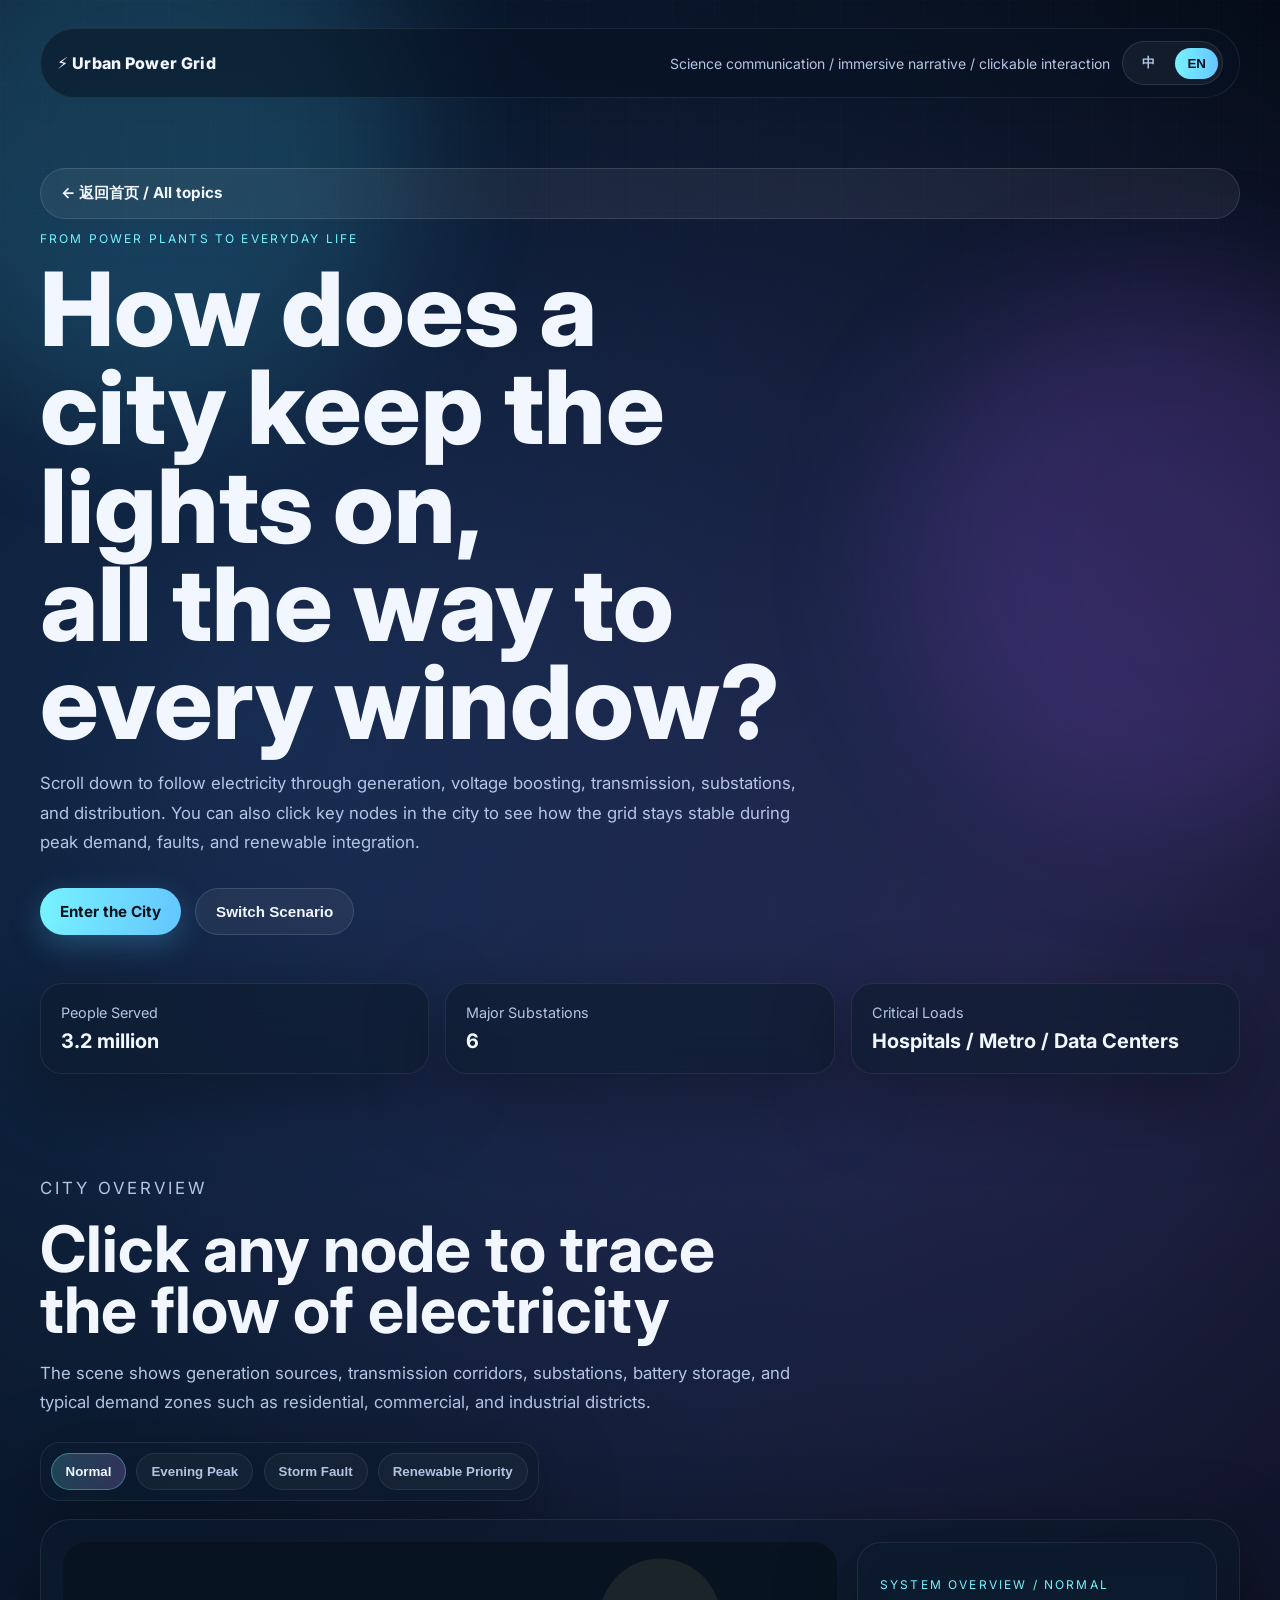
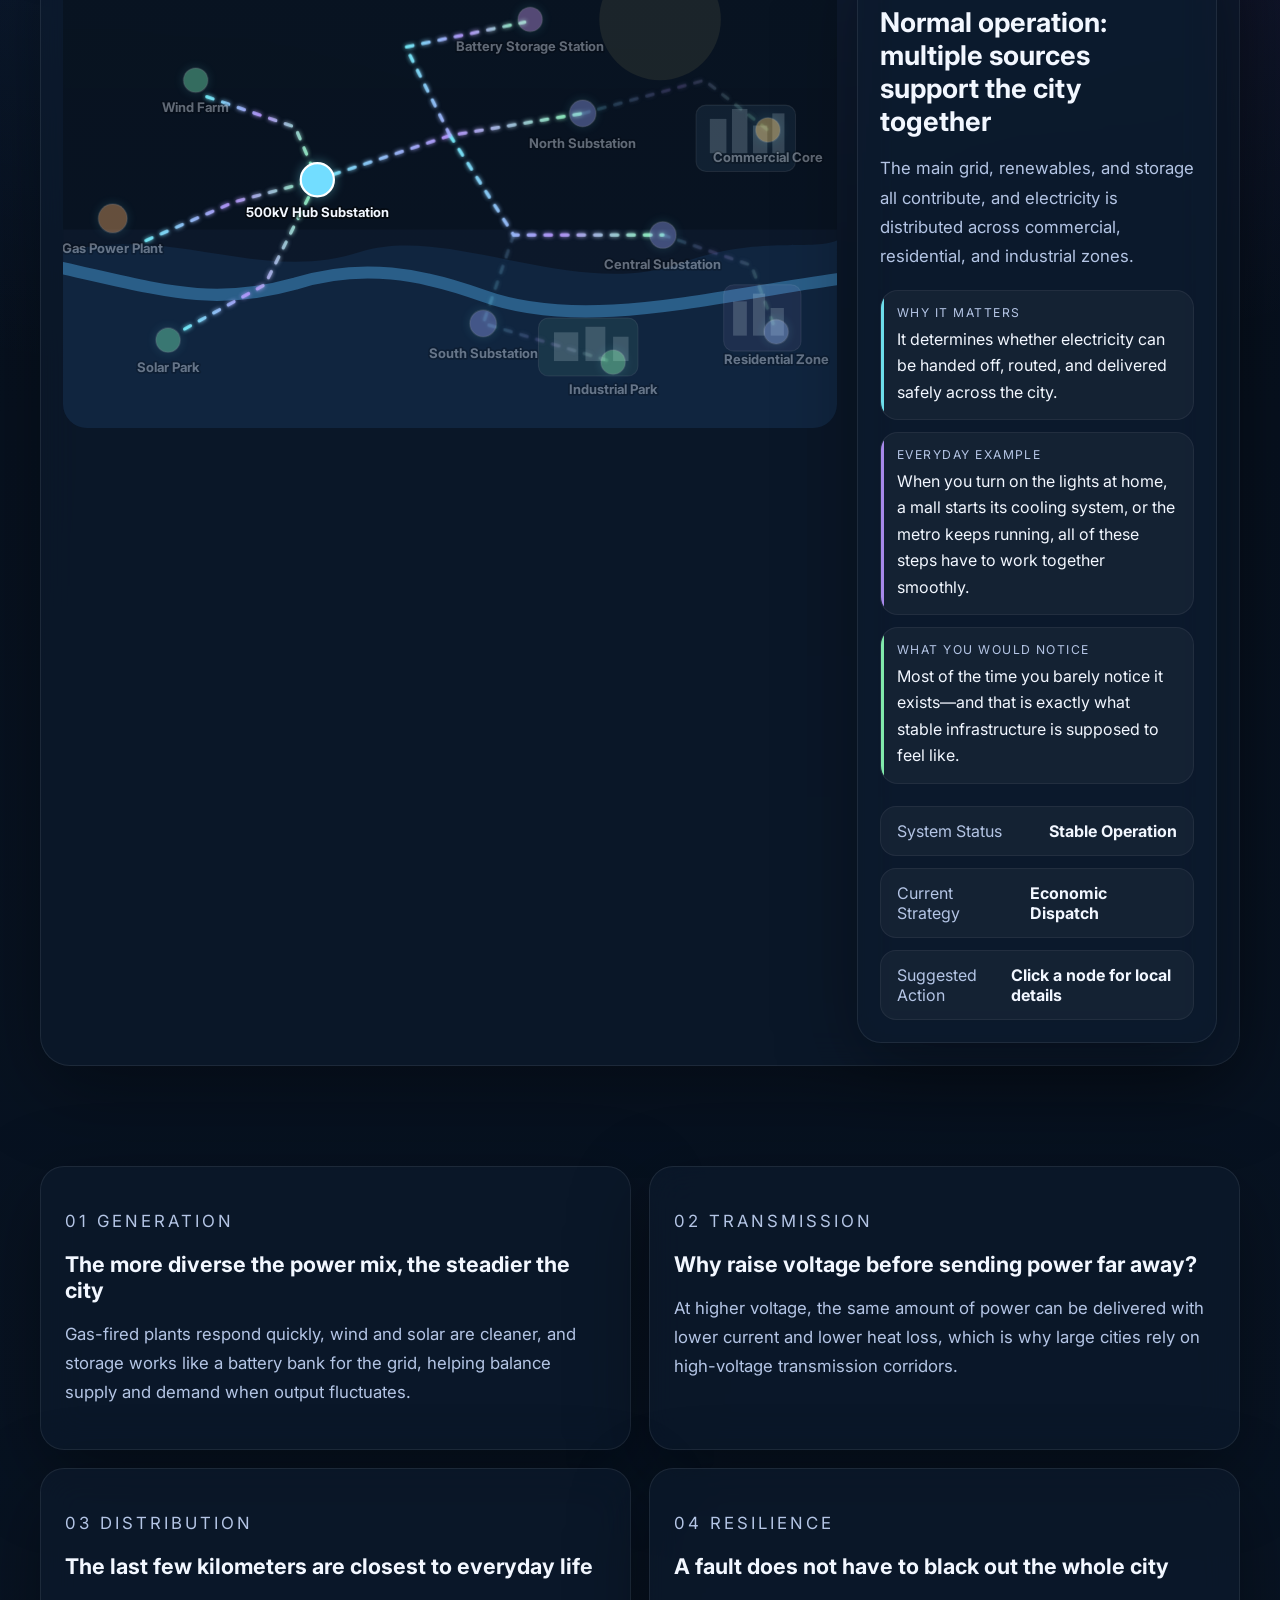
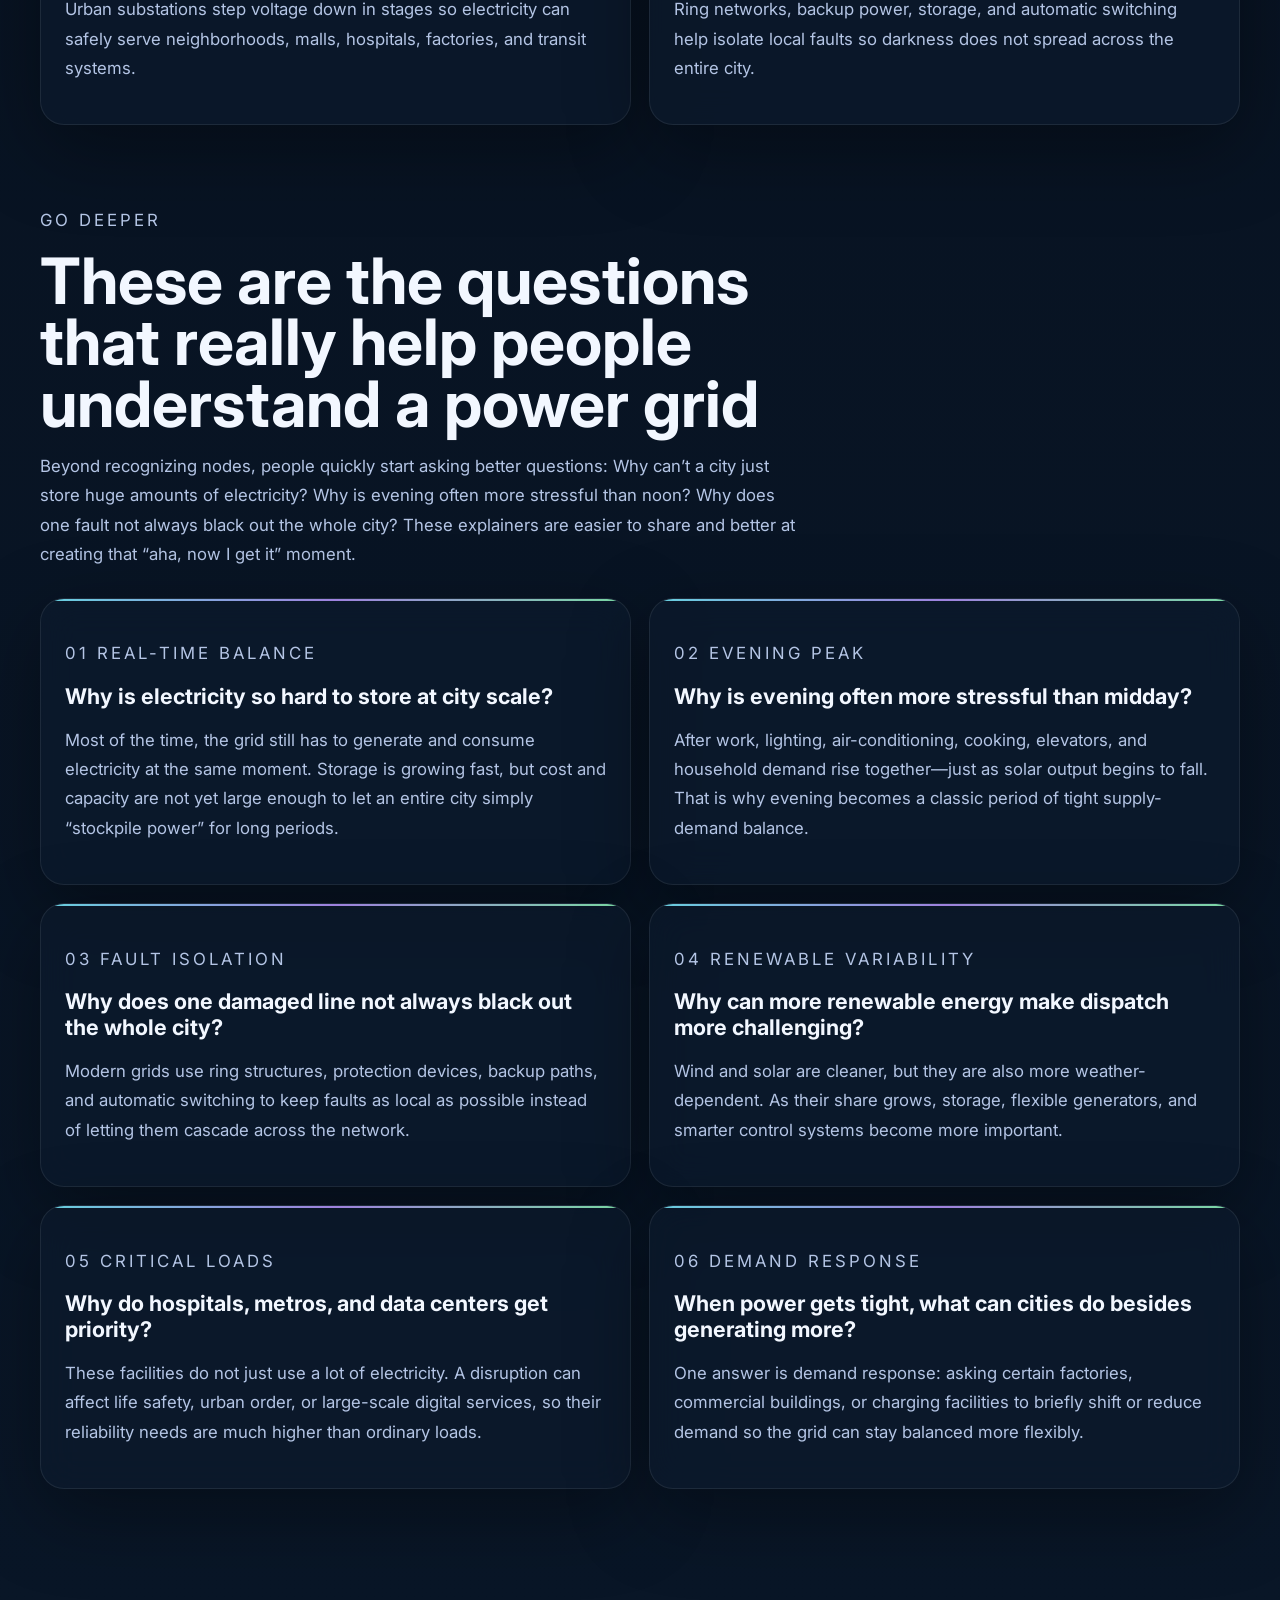
<file: city_power.html>
<!DOCTYPE html>
<html lang="zh-CN">
<head>
  <meta charset="UTF-8" />
  <meta name="viewport" content="width=device-width, initial-scale=1.0" />
  <title>城市供电系统 · 沉浸式科普</title>
  <link rel="preconnect" href="https://fonts.googleapis.com">
  <link rel="preconnect" href="https://fonts.gstatic.com" crossorigin>
  <link href="https://fonts.googleapis.com/css2?family=Inter:wght@400;500;600;700;800&display=swap" rel="stylesheet">
  <link rel="stylesheet" href="./styles.css" />
  <link rel="stylesheet" href="./city-context.css" />
  <script src="./city-day-data.js" defer></script>
  <script src="./city-context.js" defer></script>
</head>
<body>
  <div class="ambient ambient-a"></div>
  <div class="ambient ambient-b"></div>
  <div class="grid"></div>

  <header class="hero section">
    <nav class="topbar">
      <div class="brand" data-i18n="brand">⚡ 城市供电系统</div>
      <div class="topbar-right">
        <div class="tag" data-i18n="topbarTag">科普宣传 / 沉浸叙事 / 可点击交互</div>
        <div class="lang-switch" role="group" aria-label="Language switcher">
          <button class="lang-button active" data-lang="zh" aria-pressed="true">中</button>
          <button class="lang-button" data-lang="en" aria-pressed="false">EN</button>
        </div>
      </div>
    </nav>
      <a href="index.html" class="button secondary">← 返回首页 / All topics</a>

    <div class="hero-copy reveal">
      <p class="eyebrow" data-i18n="heroEyebrow">从发电厂到千家万户</p>
      <h1 data-i18n-html="heroTitle">一座城市的光，<br/>是如何被送到每一扇窗前的？</h1>
      <p class="lede" data-i18n="heroLede">向下滚动，跟随电能穿过发电、升压、输电、变电和配电网络。也可以直接点击城市中的关键节点，看见这套系统如何在高峰、故障与新能源接入下保持稳定。</p>
      <div class="hero-actions">
        <a href="#scene" class="button primary" data-i18n="enterCity">进入城市供电系统</a>
        <button class="button secondary" id="cycle-mode" data-i18n="switchScenario">切换场景</button>
      </div>
    </div>

    <div class="hero-stats reveal">
      <div class="stat-card"><span data-i18n="statPopulationLabel">供电人口</span><strong data-i18n="statPopulationValue">320 万</strong></div>
      <div class="stat-card"><span data-i18n="statSubstationsLabel">主变电站</span><strong data-i18n="statSubstationsValue">6 座</strong></div>
      <div class="stat-card"><span data-i18n="statLoadsLabel">关键负荷</span><strong data-i18n="statLoadsValue">医院 / 地铁 / 数据中心</strong></div>
    </div>
  </header>

  <main>
    <section id="scene" class="section scene-section">
      <div class="section-copy reveal">
        <p class="eyebrow" data-i18n="sceneEyebrow">城市全景</p>
        <h2 data-i18n="sceneTitle">点击任意节点，追踪电力流向</h2>
        <p data-i18n="sceneDescription">画面里会动态显示发电源、主干输电线路、变电站、储能站，以及居民区、商业区、工业区等典型用电场景。</p>
      </div>

      <div class="scene-wrap reveal">
        <div class="mode-panel">
          <button class="mode active" data-mode="normal" data-i18n="modeNormal">正常运行</button>
          <button class="mode" data-mode="peak" data-i18n="modePeak">晚高峰</button>
          <button class="mode" data-mode="storm" data-i18n="modeStorm">暴雨故障</button>
          <button class="mode" data-mode="green" data-i18n="modeGreen">新能源优先</button>
        </div>

        <div class="scene-shell">
          <svg class="power-scene" viewBox="0 0 1400 880" role="img" aria-label="城市供电系统示意图">
            <defs>
              <linearGradient id="flowGradient" x1="0%" x2="100%">
                <stop offset="0%" stop-color="#77f2ff"/>
                <stop offset="50%" stop-color="#b995ff"/>
                <stop offset="100%" stop-color="#8dffb9"/>
              </linearGradient>
              <filter id="glow"><feGaussianBlur stdDeviation="4" result="blur"/><feMerge><feMergeNode in="blur"/><feMergeNode in="SourceGraphic"/></feMerge></filter>
            </defs>

            <g class="backdrop">
              <circle cx="1080" cy="140" r="110" class="halo"/>
              <rect x="0" y="520" width="1400" height="360" class="ground"/>
              <path d="M0 560 C200 510 360 620 540 560 C700 510 930 650 1120 580 C1260 530 1350 560 1400 540 L1400 880 L0 880 Z" class="terrain"/>
              <path d="M0 590 C180 630 270 660 420 618 C540 580 650 600 760 640 C940 705 1170 642 1400 610" class="river"/>
            </g>

            <g class="flow-lines" filter="url(#glow)">
              <path class="flow-line source-link" d="M150 540 L310 470 L460 430"/>
              <path class="flow-line source-link" d="M260 280 L420 335 L460 430"/>
              <path class="flow-line source-link" d="M220 700 L365 620 L460 430"/>
              <path class="flow-line trunk-link" d="M460 430 L700 350 L940 310"/>
              <path class="flow-line trunk-link" d="M700 350 L815 530 L1085 530"/>
              <path class="flow-line branch-link" d="M940 310 L1160 250 L1275 340"/>
              <path class="flow-line branch-link" d="M1085 530 L1245 585 L1290 705"/>
              <path class="flow-line branch-link" d="M815 530 L760 690 L995 760"/>
              <path class="flow-line storage-link" d="M700 350 L620 190 L835 145"/>
            </g>

            <g class="city-clusters">
              <rect x="1145" y="295" width="180" height="120" rx="18" class="district district-commercial"/>
              <rect x="1195" y="620" width="140" height="120" rx="18" class="district district-residential"/>
              <rect x="860" y="680" width="180" height="105" rx="18" class="district district-industrial"/>
            </g>

            <g class="mini-buildings">
              <rect x="1170" y="320" width="30" height="62" class="building"/>
              <rect x="1210" y="302" width="28" height="80" class="building"/>
              <rect x="1248" y="332" width="26" height="50" class="building"/>
              <rect x="1283" y="310" width="22" height="72" class="building"/>

              <rect x="1212" y="650" width="25" height="62" class="building"/>
              <rect x="1248" y="636" width="22" height="76" class="building"/>
              <rect x="1280" y="662" width="24" height="50" class="building"/>

              <rect x="888" y="706" width="44" height="52" class="building"/>
              <rect x="945" y="696" width="36" height="62" class="building"/>
              <rect x="995" y="714" width="28" height="44" class="building"/>
            </g>

            <g class="node-layer">
              <g class="node pulse" data-node="thermal" tabindex="0" transform="translate(90 500)">
                <circle r="26" class="node-core source"/>
                <text y="62" data-node-label="thermal">燃气电厂</text>
              </g>
              <g class="node pulse" data-node="wind" tabindex="0" transform="translate(240 250)">
                <circle r="22" class="node-core renewable"/>
                <text y="58" data-node-label="wind">风电场</text>
              </g>
              <g class="node pulse" data-node="solar" tabindex="0" transform="translate(190 720)">
                <circle r="22" class="node-core renewable"/>
                <text y="58" data-node-label="solar">光伏园区</text>
              </g>
              <g class="node pulse major" data-node="hub" tabindex="0" transform="translate(460 430)">
                <circle r="30" class="node-core hub"/>
                <text y="68" data-node-label="hub">500kV 枢纽变电站</text>
              </g>
              <g class="node pulse" data-node="storage" tabindex="0" transform="translate(845 140)">
                <circle r="22" class="node-core storage"/>
                <text y="58" data-node-label="storage">储能电站</text>
              </g>
              <g class="node pulse" data-node="subnorth" tabindex="0" transform="translate(940 310)">
                <circle r="24" class="node-core substation"/>
                <text y="62" data-node-label="subnorth">北城变电站</text>
              </g>
              <g class="node pulse" data-node="subcentral" tabindex="0" transform="translate(1085 530)">
                <circle r="24" class="node-core substation"/>
                <text y="62" data-node-label="subcentral">中央变电站</text>
              </g>
              <g class="node pulse" data-node="subsouth" tabindex="0" transform="translate(760 690)">
                <circle r="24" class="node-core substation"/>
                <text y="62" data-node-label="subsouth">南城变电站</text>
              </g>
              <g class="node pulse" data-node="commercial" tabindex="0" transform="translate(1275 340)">
                <circle r="22" class="node-core load critical"/>
                <text y="58" data-node-label="commercial">商业核心区</text>
              </g>
              <g class="node pulse" data-node="residential" tabindex="0" transform="translate(1290 705)">
                <circle r="22" class="node-core load"/>
                <text y="58" data-node-label="residential">居民生活区</text>
              </g>
              <g class="node pulse" data-node="industrial" tabindex="0" transform="translate(995 760)">
                <circle r="22" class="node-core load industrial"/>
                <text y="58" data-node-label="industrial">工业园区</text>
              </g>
            </g>
          </svg>

          <aside class="info-panel" id="info-panel">
            <div class="panel-top">
              <p class="eyebrow" id="panel-kicker">系统总览</p>
              <h3 id="panel-title">城市供电是一个“接力系统”</h3>
            </div>
            <p id="panel-description">发电源先把一次能源转成电，再经过升压远距离输送，到了城区通过变电站降压，最后送进楼宇、工厂和交通设施。点击左侧节点可以查看它在整张网络中的作用。</p>
            <div class="panel-insight-grid">
              <section class="panel-insight-card accent-cyan">
                <p class="panel-label" id="panel-importance-label">为什么重要</p>
                <p class="panel-insight" id="panel-importance">它决定了城市电力能否被稳定地接力、分配并安全送达终端。</p>
              </section>
              <section class="panel-insight-card accent-violet">
                <p class="panel-label" id="panel-example-label">生活里的例子</p>
                <p class="panel-insight" id="panel-example">你回家开灯、商场开空调、地铁持续运行，背后都要依靠这些环节无缝衔接。</p>
              </section>
              <section class="panel-insight-card accent-green">
                <p class="panel-label" id="panel-userfeel-label">你会感受到什么</p>
                <p class="panel-insight" id="panel-userfeel">大多数时候你几乎感觉不到它存在——而这恰恰说明系统运行得足够稳定。</p>
              </section>
            </div>
            <ul class="panel-metrics" id="panel-metrics">
              <li><span>当前负载</span><strong>68%</strong></li>
              <li><span>供电影响</span><strong>全城主干网</strong></li>
              <li><span>科普重点</span><strong>升压降损 / 分层调度</strong></li>
            </ul>
          </aside>
        </div>
      </div>
    </section>

    <section class="section story-section">
      <div class="story-grid reveal">
        <article class="story-card">
          <p class="eyebrow" data-i18n="story1Eyebrow">01 发电</p>
          <h3 data-i18n="story1Title">来源越多元，城市越稳</h3>
          <p data-i18n="story1Description">燃气电厂响应快，风电和光伏更清洁，储能则像“电网充电宝”，在波动时帮助平衡供需。</p>
        </article>
        <article class="story-card">
          <p class="eyebrow" data-i18n="story2Eyebrow">02 输电</p>
          <h3 data-i18n="story2Title">为什么先升压再远送？</h3>
          <p data-i18n="story2Description">电压升高后，同样功率下电流更小，线路发热损耗更低，所以大城市通常依靠高压或超高压通道输电。</p>
        </article>
        <article class="story-card">
          <p class="eyebrow" data-i18n="story3Eyebrow">03 配电</p>
          <h3 data-i18n="story3Title">最后几公里最贴近日常</h3>
          <p data-i18n="story3Description">城市变电站把高压电逐级降到适合社区、商场、医院和工厂使用的等级，再经配电线路送到终端。</p>
        </article>
        <article class="story-card">
          <p class="eyebrow" data-i18n="story4Eyebrow">04 韧性</p>
          <h3 data-i18n="story4Title">故障不等于全城停摆</h3>
          <p data-i18n="story4Description">环网、备用电源、储能和自动化切换，让局部故障尽量被隔离，不让黑暗蔓延到整座城市。</p>
        </article>
      </div>
    </section>

    <section class="section knowledge-section">
      <div class="section-copy reveal knowledge-copy">
        <p class="eyebrow" data-i18n="knowledgeEyebrow">继续展开</p>
        <h2 data-i18n="knowledgeTitle">这些问题，才是最容易让人“看懂电网”的入口</h2>
        <p data-i18n="knowledgeIntro">除了认识节点，还可以继续追问：为什么不能把电大量存起来？为什么傍晚更紧张？为什么故障不一定会变成全城停电？下面这组知识点更适合对外传播，也更容易让第一次接触的人产生“原来如此”的感觉。</p>
      </div>

      <div class="knowledge-grid reveal">
        <article class="knowledge-card">
          <p class="eyebrow" data-i18n="knowledge1Eyebrow">01 实时平衡</p>
          <h3 data-i18n="knowledge1Title">为什么电网很难像水库一样“把电存起来”？</h3>
          <p data-i18n="knowledge1Description">大多数时候，电网依然需要边发边用。储能正在变多，但容量和成本还不足以让整座城市长期“囤电”，所以调度系统必须持续平衡供需。</p>
        </article>
        <article class="knowledge-card">
          <p class="eyebrow" data-i18n="knowledge2Eyebrow">02 晚高峰</p>
          <h3 data-i18n="knowledge2Title">为什么傍晚常常比中午更吃紧？</h3>
          <p data-i18n="knowledge2Description">下班后，照明、空调、电梯、做饭等负荷叠加上来，而光伏出力却在下降，于是傍晚成了最典型的供需紧平衡时段。</p>
        </article>
        <article class="knowledge-card">
          <p class="eyebrow" data-i18n="knowledge3Eyebrow">03 故障隔离</p>
          <h3 data-i18n="knowledge3Title">为什么一条线路出问题，不一定全城一起黑？</h3>
          <p data-i18n="knowledge3Description">现代电网会通过环网结构、保护装置、备用通道和自动切换，把故障尽量局限在局部区域，不让影响层层蔓延。</p>
        </article>
        <article class="knowledge-card">
          <p class="eyebrow" data-i18n="knowledge4Eyebrow">04 新能源波动</p>
          <h3 data-i18n="knowledge4Title">为什么新能源越多，调度反而越考验系统能力？</h3>
          <p data-i18n="knowledge4Description">风和太阳更清洁，但也更受天气影响。新能源占比提高后，储能、灵活机组和更聪明的调度算法就变得更关键。</p>
        </article>
        <article class="knowledge-card">
          <p class="eyebrow" data-i18n="knowledge5Eyebrow">05 关键负荷</p>
          <h3 data-i18n="knowledge5Title">为什么医院、地铁、数据中心要被优先保障？</h3>
          <p data-i18n="knowledge5Description">这些设施不仅耗电，而且一旦中断会直接影响生命安全、交通秩序或大范围数字服务，所以可靠性要求远高于普通负荷。</p>
        </article>
        <article class="knowledge-card">
          <p class="eyebrow" data-i18n="knowledge6Eyebrow">06 需求响应</p>
          <h3 data-i18n="knowledge6Title">电不够时，除了“多发电”，还能怎么做？</h3>
          <p data-i18n="knowledge6Description">答案之一叫需求响应：让部分工业园区、商业楼宇或充电设施在关键时刻短暂错峰，用更柔性的方式帮助电网稳住平衡。</p>
        </article>
      </div>
    </section>
  </main>

  <script src="./script.js"></script>
</body>
</html>
</file>
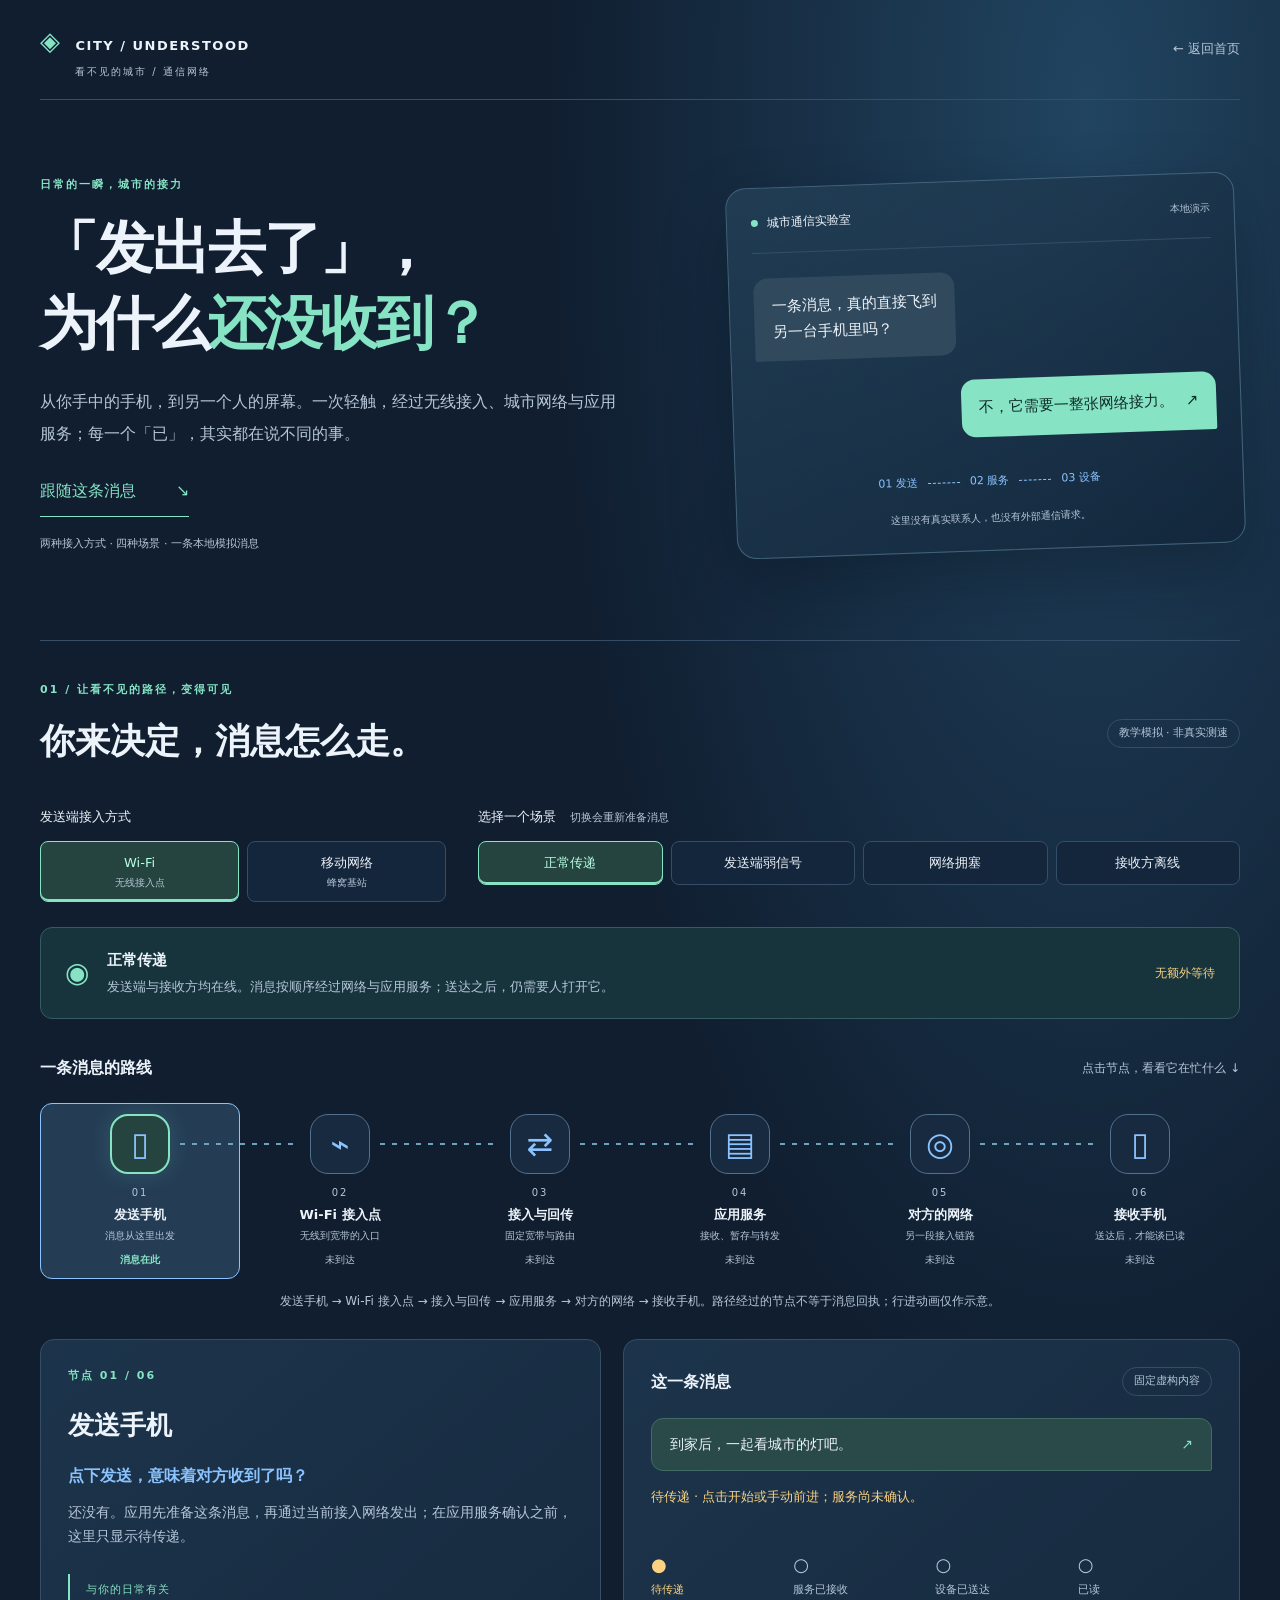
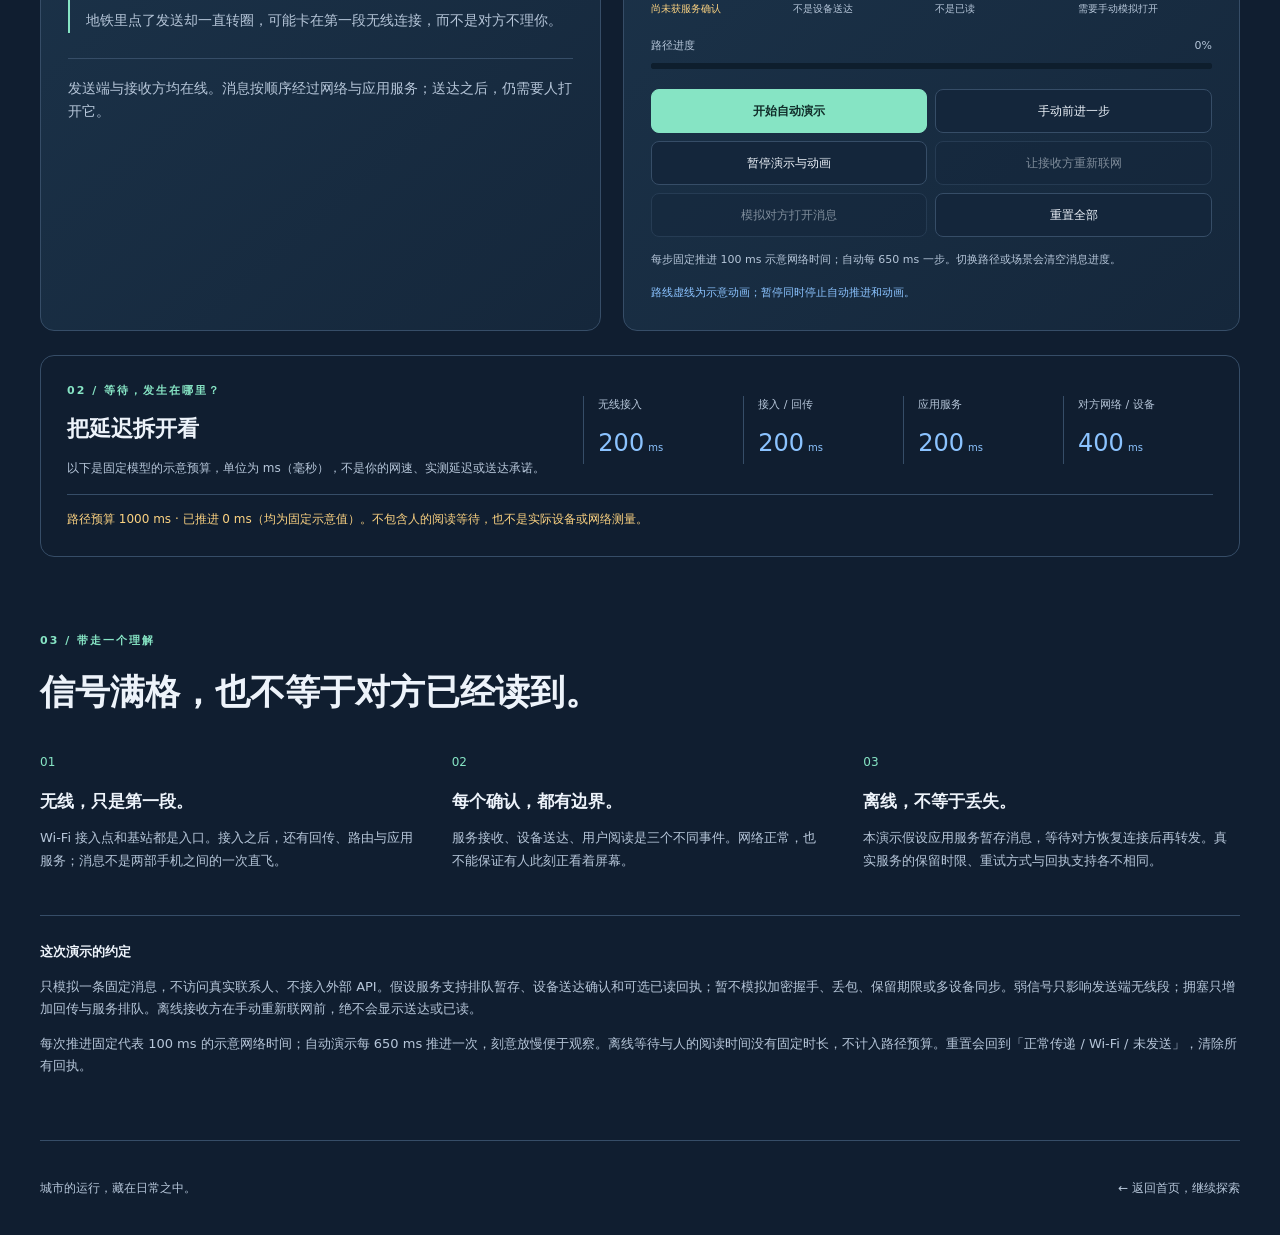
<file: message_journey.html>
<!DOCTYPE html>
<html lang="zh-CN">
<head>
  <meta charset="UTF-8" />
  <meta name="viewport" content="width=device-width, initial-scale=1.0" />
  <meta name="theme-color" content="#101e30" />
  <meta name="description" content="一条消息怎样从你的手机到达对方？选择 Wi-Fi 或移动网络，探索弱信号、拥塞和离线等待背后的城市通信系统。" />
  <title>一条消息的旅程 · 发送，不等于收到</title>
  <link rel="stylesheet" href="./message.css" />
  <script src="./message.js" defer></script>
  <link rel="stylesheet" href="./city-context.css" />
  <script src="./city-day-data.js" defer></script>
  <script src="./city-context.js" defer></script>
</head>
<body data-scenario="normal" data-network="wifi" data-paused="false">
  <a class="skip-link" href="#explorer">跳到消息旅程</a>
  <header class="topbar wrap">
    <a class="brand" href="./index.html"><span aria-hidden="true">◈</span> CITY / UNDERSTOOD<small>看不见的城市 / 通信网络</small></a>
    <a class="home-link" href="./index.html">← 返回首页</a>
  </header>
  <main>
    <section class="hero wrap" aria-labelledby="hero-title">
      <div>
        <p class="eyebrow">日常的一瞬，城市的接力</p>
        <h1 id="hero-title">「发出去了」，<br />为什么<em>还没收到？</em></h1>
        <p class="lede">从你手中的手机，到另一个人的屏幕。一次轻触，经过无线接入、城市网络与应用服务；每一个「已」，其实都在说不同的事。</p>
        <a class="primary-link" href="#explorer">跟随这条消息 <span aria-hidden="true">↘</span></a>
        <p class="hero-note">两种接入方式 · 四种场景 · 一条本地模拟消息</p>
      </div>
      <div class="conversation" aria-label="虚构消息示意">
        <div class="conversation-top"><span class="online-dot" aria-hidden="true"></span> 城市通信实验室 <span>本地演示</span></div>
        <div class="bubble incoming">一条消息，真的直接飞到<br />另一台手机里吗？</div>
        <div class="bubble outgoing">不，它需要一整张网络接力。<span aria-hidden="true">↗</span></div>
        <div class="receipt-key"><span>01 发送</span><i aria-hidden="true"></i><span>02 服务</span><i aria-hidden="true"></i><span>03 设备</span></div>
        <p>这里没有真实联系人，也没有外部通信请求。</p>
      </div>
    </section>

    <section class="lab wrap" id="explorer" aria-labelledby="journey-title">
      <div class="section-heading"><div><p class="eyebrow">01 / 让看不见的路径，变得可见</p><h2 id="journey-title">你来决定，消息怎么走。</h2></div><span class="tag">教学模拟 · 非真实测速</span></div>
      <p class="url-notice" id="url-notice" role="status" hidden></p>
      <div class="settings">
        <fieldset><legend>发送端接入方式</legend><div class="button-group">
          <button type="button" data-network="wifi" aria-pressed="true">Wi-Fi <small>无线接入点</small></button>
          <button type="button" data-network="mobile" aria-pressed="false">移动网络 <small>蜂窝基站</small></button>
        </div></fieldset>
        <fieldset><legend>选择一个场景 <span>切换会重新准备消息</span></legend><div class="button-group scenarios">
          <button type="button" data-scenario="normal" aria-pressed="true">正常传递</button>
          <button type="button" data-scenario="weak" aria-pressed="false">发送端弱信号</button>
          <button type="button" data-scenario="congested" aria-pressed="false">网络拥塞</button>
          <button type="button" data-scenario="offline" aria-pressed="false">接收方离线</button>
        </div></fieldset>
      </div>
      <div class="scenario-summary"><span class="signal-symbol" aria-hidden="true">◉</span><div><h3 id="scenario-title">正常传递</h3><p id="scenario-copy"></p></div><span class="bottleneck" id="bottleneck"></span></div>

      <div class="route-header"><h3>一条消息的路线</h3><p>点击节点，看看它在忙什么 ↓</p></div>
      <ol class="route" id="route" aria-label="消息路径">
        <li><button type="button" data-node="sender" aria-controls="node-detail" aria-pressed="true"><span class="node-icon" aria-hidden="true">▯</span><span class="node-number">01</span><strong>发送手机</strong><small>消息从这里出发</small><span class="node-state">当前</span></button></li>
        <li><button type="button" data-node="wifi" aria-controls="node-detail" aria-pressed="false"><span class="node-icon" id="access-icon" aria-hidden="true">⌁</span><span class="node-number">02</span><strong id="access-name">Wi-Fi 接入点</strong><small id="access-short">无线到有线的入口</small><span class="node-state">未到达</span></button></li>
        <li><button type="button" data-node="backhaul" aria-controls="node-detail" aria-pressed="false"><span class="node-icon" aria-hidden="true">⇄</span><span class="node-number">03</span><strong>接入与回传</strong><small id="backhaul-short">宽带接入与路由</small><span class="node-state">未到达</span></button></li>
        <li><button type="button" data-node="service" aria-controls="node-detail" aria-pressed="false"><span class="node-icon" aria-hidden="true">▤</span><span class="node-number">04</span><strong>应用服务</strong><small>接收、暂存与转发</small><span class="node-state">未到达</span></button></li>
        <li><button type="button" data-node="recipient-network" aria-controls="node-detail" aria-pressed="false"><span class="node-icon" aria-hidden="true">◎</span><span class="node-number">05</span><strong>对方的网络</strong><small>另一段接入链路</small><span class="node-state">未到达</span></button></li>
        <li><button type="button" data-node="device" aria-controls="node-detail" aria-pressed="false"><span class="node-icon" aria-hidden="true">▯</span><span class="node-number">06</span><strong>接收手机</strong><small>送达后，才能谈已读</small><span class="node-state">未到达</span></button></li>
      </ol>
      <p class="route-caption" id="route-caption"></p>

      <div class="lab-grid">
        <article class="detail panel" id="node-detail" aria-labelledby="node-title">
          <p class="eyebrow" id="node-index">节点 01 / 06</p><h3 id="node-title">发送手机</h3>
          <h4 id="node-question"></h4><p id="node-copy"></p>
          <div class="life"><span>与你的日常有关</span><p id="node-life"></p></div>
          <p class="node-context" id="node-context"></p>
        </article>
        <section class="message-panel panel" aria-labelledby="message-title">
          <div class="panel-heading"><h3 id="message-title">这一条消息</h3><span class="tag">固定虚构内容</span></div>
          <p class="demo-message">到家后，一起看城市的灯吧。<span aria-hidden="true">↗</span></p>
          <p class="status-text" id="status-text" role="status" aria-live="polite" aria-atomic="true"></p>
          <ol class="receipts" aria-label="消息确认状态">
            <li id="receipt-pending"><span aria-hidden="true">○</span>待传递<small>尚未获服务确认</small></li>
            <li id="receipt-accepted"><span aria-hidden="true">○</span>服务已接收<small>不是设备送达</small></li>
            <li id="receipt-delivered"><span aria-hidden="true">○</span>设备已送达<small>不是已读</small></li>
            <li id="receipt-read"><span aria-hidden="true">○</span>已读<small>需要手动模拟打开</small></li>
          </ol>
          <div class="progress-label"><label for="message-progress">路径进度</label><span id="progress-value">0%</span></div>
          <progress id="message-progress" max="100" value="0">0%</progress>
          <div class="controls">
            <button type="button" id="start" class="primary-button">开始自动演示</button>
            <button type="button" id="step">手动前进一步</button>
            <button type="button" id="pause" aria-pressed="false">暂停演示与动画</button>
            <button type="button" id="reconnect" disabled>让接收方重新联网</button>
            <button type="button" id="read-message" disabled>模拟对方打开消息</button>
            <button type="button" id="reset">重置全部</button>
          </div>
          <p class="control-note" id="control-note"></p>
          <p class="motion-note" id="motion-note"></p>
        </section>
      </div>
      <section class="latency" aria-labelledby="latency-title">
        <div><p class="eyebrow">02 / 等待，发生在哪里？</p><h3 id="latency-title">把延迟拆开看</h3><p>以下是固定模型的示意预算，单位为 ms（毫秒），不是你的网速、实测延迟或送达承诺。</p></div>
        <dl class="latency-values" id="latency-values"></dl>
        <p id="latency-note"></p>
      </section>
    </section>

    <section class="insight wrap" aria-labelledby="insight-title">
      <p class="eyebrow">03 / 带走一个理解</p><h2 id="insight-title">信号满格，也不等于对方已经读到。</h2>
      <div class="insight-grid">
        <article><span>01</span><h3>无线，只是第一段。</h3><p>Wi-Fi 接入点和基站都是入口。接入之后，还有回传、路由与应用服务；消息不是两部手机之间的一次直飞。</p></article>
        <article><span>02</span><h3>每个确认，都有边界。</h3><p>服务接收、设备送达、用户阅读是三个不同事件。网络正常，也不能保证有人此刻正看着屏幕。</p></article>
        <article><span>03</span><h3>离线，不等于丢失。</h3><p>本演示假设应用服务暂存消息，等待对方恢复连接后再转发。真实服务的保留时限、重试方式与回执支持各不相同。</p></article>
      </div>
      <aside class="assumptions"><h3>这次演示的约定</h3><p>只模拟一条固定消息，不访问真实联系人、不接入外部 API。假设服务支持排队暂存、设备送达确认和可选已读回执；暂不模拟加密握手、丢包、保留期限或多设备同步。弱信号只影响发送端无线段；拥塞只增加回传与服务排队。离线接收方在手动重新联网前，绝不会显示送达或已读。</p><p>每次推进固定代表 100 ms 的示意网络时间；自动演示每 650 ms 推进一次，刻意放慢便于观察。离线等待与人的阅读时间没有固定时长，不计入路径预算。重置会回到「正常传递 / Wi-Fi / 未发送」，清除所有回执。</p></aside>
    </section>
  </main>
  <footer class="footer wrap"><span>城市的运行，藏在日常之中。</span><a href="./index.html">← 返回首页，继续探索</a></footer>
  <noscript><p class="noscript wrap">启用 JavaScript 后可操作本地模拟。消息需经过发送手机、无线接入、回传、应用服务与接收方网络；服务接收不等于设备送达，更不等于已读。</p></noscript>
</body>
</html>
</file>
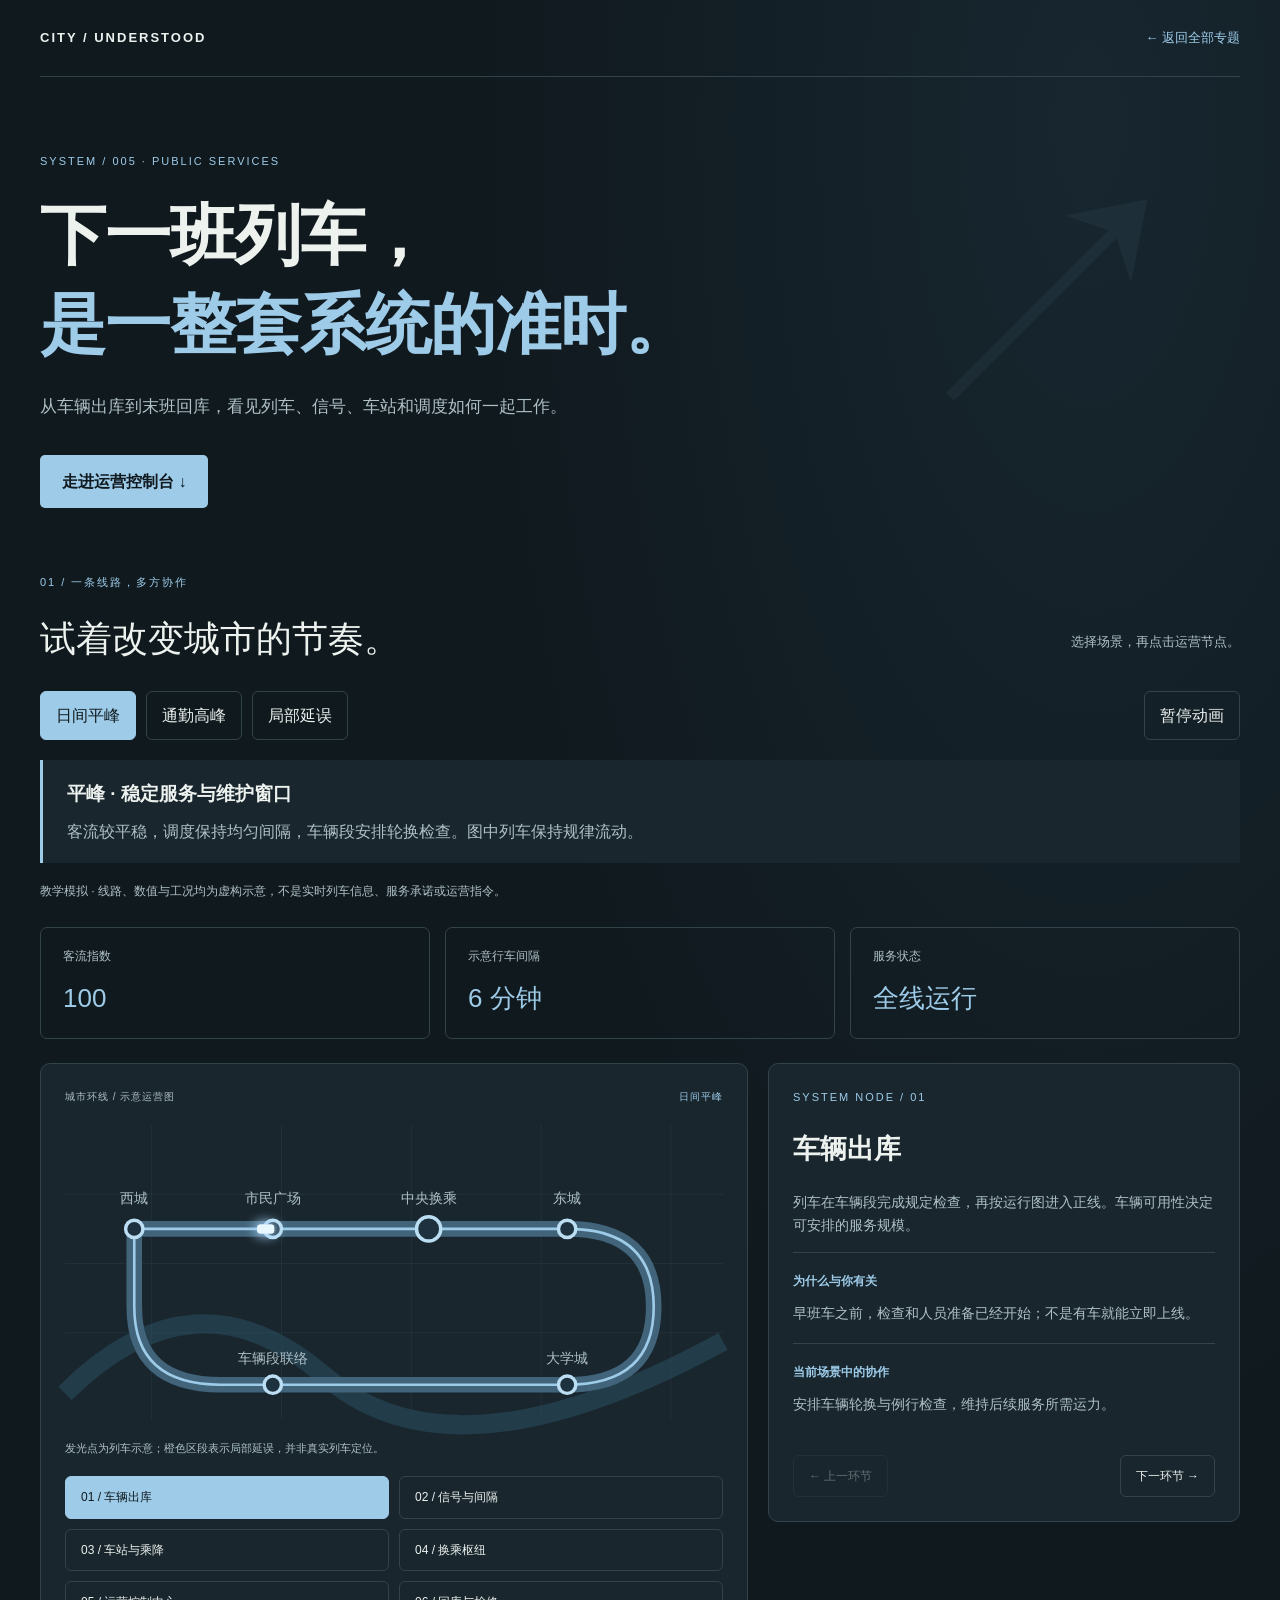
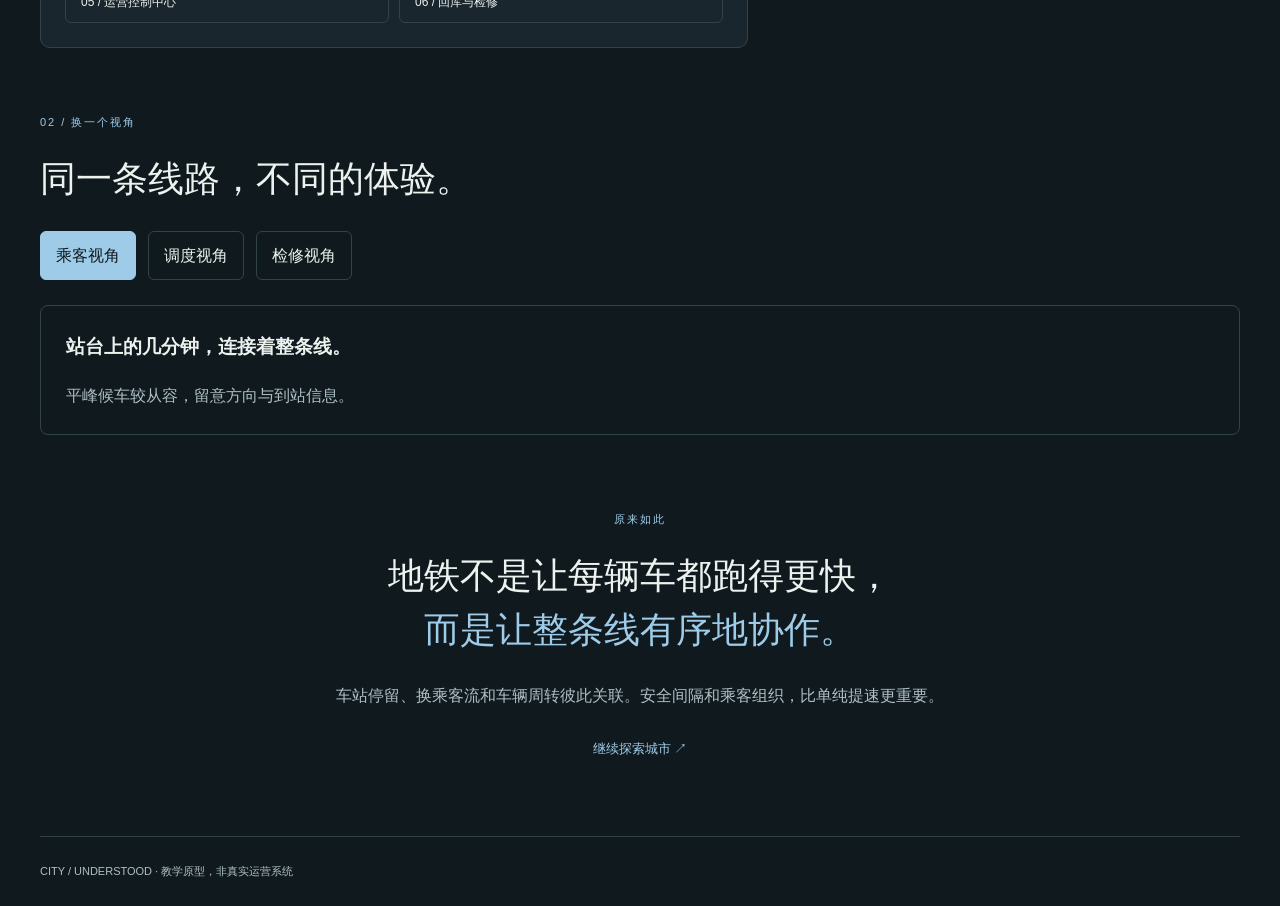
<file: metro_operations.html>
<!DOCTYPE html>
<html lang="zh-CN">
<head>
  <meta charset="UTF-8" />
  <meta name="viewport" content="width=device-width, initial-scale=1.0" />
  <meta name="description" content="探索地铁行车、车站客流与调度协作，切换平峰、高峰和局部延误场景。" />
  <title>地铁的一天 · 城市系统探索</title>
  <link rel="stylesheet" href="./systems.css" />
  <script src="./systems-data.js" defer></script>
  <script src="./systems.js" defer></script>
  <link rel="stylesheet" href="./city-context.css" />
  <script src="./city-day-data.js" defer></script>
  <script src="./city-context.js" defer></script>
</head>
<body data-demo="metro">
  <a class="skip" href="#explorer">跳到交互区域</a>
  <header class="wrap topbar"><a href="./index.html" class="brand">CITY / UNDERSTOOD</a><a href="./index.html">← 返回全部专题</a></header>
  <main class="wrap">
    <section class="hero"><p class="eyebrow">SYSTEM / 005 · PUBLIC SERVICES</p><h1>下一班列车，<br /><em>是一整套系统的准时。</em></h1><p class="lede">从车辆出库到末班回库，看见列车、信号、车站和调度如何一起工作。</p><a class="button" href="#explorer">走进运营控制台 ↓</a></section>
    <noscript><p class="notice">请启用 JavaScript 使用交互。地铁运营包括车辆整备、信号间隔控制、车站客流组织、换乘协调与回库检修。高峰加密服务仍受线路、信号与车辆能力约束，延误时必须先保障安全。</p></noscript>
    <section id="explorer" aria-labelledby="explorer-title">
      <div class="section-heading"><div><p class="eyebrow">01 / 一条线路，多方协作</p><h2 id="explorer-title">试着改变城市的节奏。</h2></div><p>选择场景，再点击运营节点。</p></div>
      <div class="controls"><div id="scenarios" role="group" aria-label="运营场景"></div><button id="motion" type="button" aria-pressed="false">暂停动画</button></div>
      <div class="scenario-summary" role="status" aria-live="polite" aria-atomic="true"><h3 id="scenario-title"></h3><p id="scenario-description"></p></div>
      <p class="notice">教学模拟 · 线路、数值与工况均为虚构示意，不是实时列车信息、服务承诺或运营指令。</p>
      <div class="metrics" id="metrics"></div>
      <div class="explorer-grid">
        <div class="map-panel"><div class="map-heading"><span>城市环线 / 示意运营图</span><span id="map-state"></span></div>
          <div class="metro-map" aria-hidden="true">
            <svg viewBox="0 0 760 340"><path class="map-grid" d="M0 80H760M0 160H760M0 240H760M100 0V340M250 0V340M400 0V340M550 0V340M700 0V340"/><path class="river" d="M0 310Q150 160 300 290T760 250"/><path class="track-bed" d="M80 120H580Q680 120 680 210T580 300H180Q80 300 80 210Z"/><path class="track" d="M80 120H580Q680 120 680 210T580 300H180Q80 300 80 210Z"/><path class="disruption" d="M350 120H500"/><g class="station-dots"><circle cx="80" cy="120" r="10"/><circle cx="240" cy="120" r="10"/><circle cx="420" cy="120" r="14"/><circle cx="580" cy="120" r="10"/><circle cx="580" cy="300" r="10"/><circle cx="240" cy="300" r="10"/></g><g class="map-labels"><text x="80" y="90">西城</text><text x="240" y="90">市民广场</text><text x="420" y="90">中央换乘</text><text x="580" y="90">东城</text><text x="580" y="275">大学城</text><text x="240" y="275">车辆段联络</text></g></svg>
            <span class="train train-a"></span><span class="train train-b"></span><span class="train train-c"></span>
          </div><p class="map-caption">发光点为列车示意；橙色区段表示局部延误，并非真实列车定位。</p><div class="nodes" id="nodes" role="group" aria-label="运营节点"></div>
        </div>
        <aside class="detail" id="detail" aria-labelledby="detail-title" tabindex="-1"><p class="eyebrow" id="detail-index"></p><h3 id="detail-title"></h3><p id="detail-description"></p><div class="insight"><h4>为什么与你有关</h4><p id="detail-life"></p></div><div class="response"><h4>当前场景中的协作</h4><p id="detail-response"></p></div><div class="step-controls"><button type="button" id="previous">← 上一环节</button><button type="button" id="next">下一环节 →</button></div></aside>
      </div>
    </section>
    <section class="choices-section"><p class="eyebrow">02 / 换一个视角</p><h2>同一条线路，不同的体验。</h2><div id="choices" class="choices" role="group" aria-label="观察视角"></div><div class="choice-detail"><h3 id="choice-title"></h3><p id="choice-description"></p></div></section>
    <section class="takeaway"><p class="eyebrow">原来如此</p><h2>地铁不是让每辆车都跑得更快，<br /><em>而是让整条线有序地协作。</em></h2><p>车站停留、换乘客流和车辆周转彼此关联。安全间隔和乘客组织，比单纯提速更重要。</p><a href="./index.html">继续探索城市 ↗</a></section>
  </main><footer class="wrap">CITY / UNDERSTOOD · 教学原型，非真实运营系统</footer>
</body>
</html>
</file>
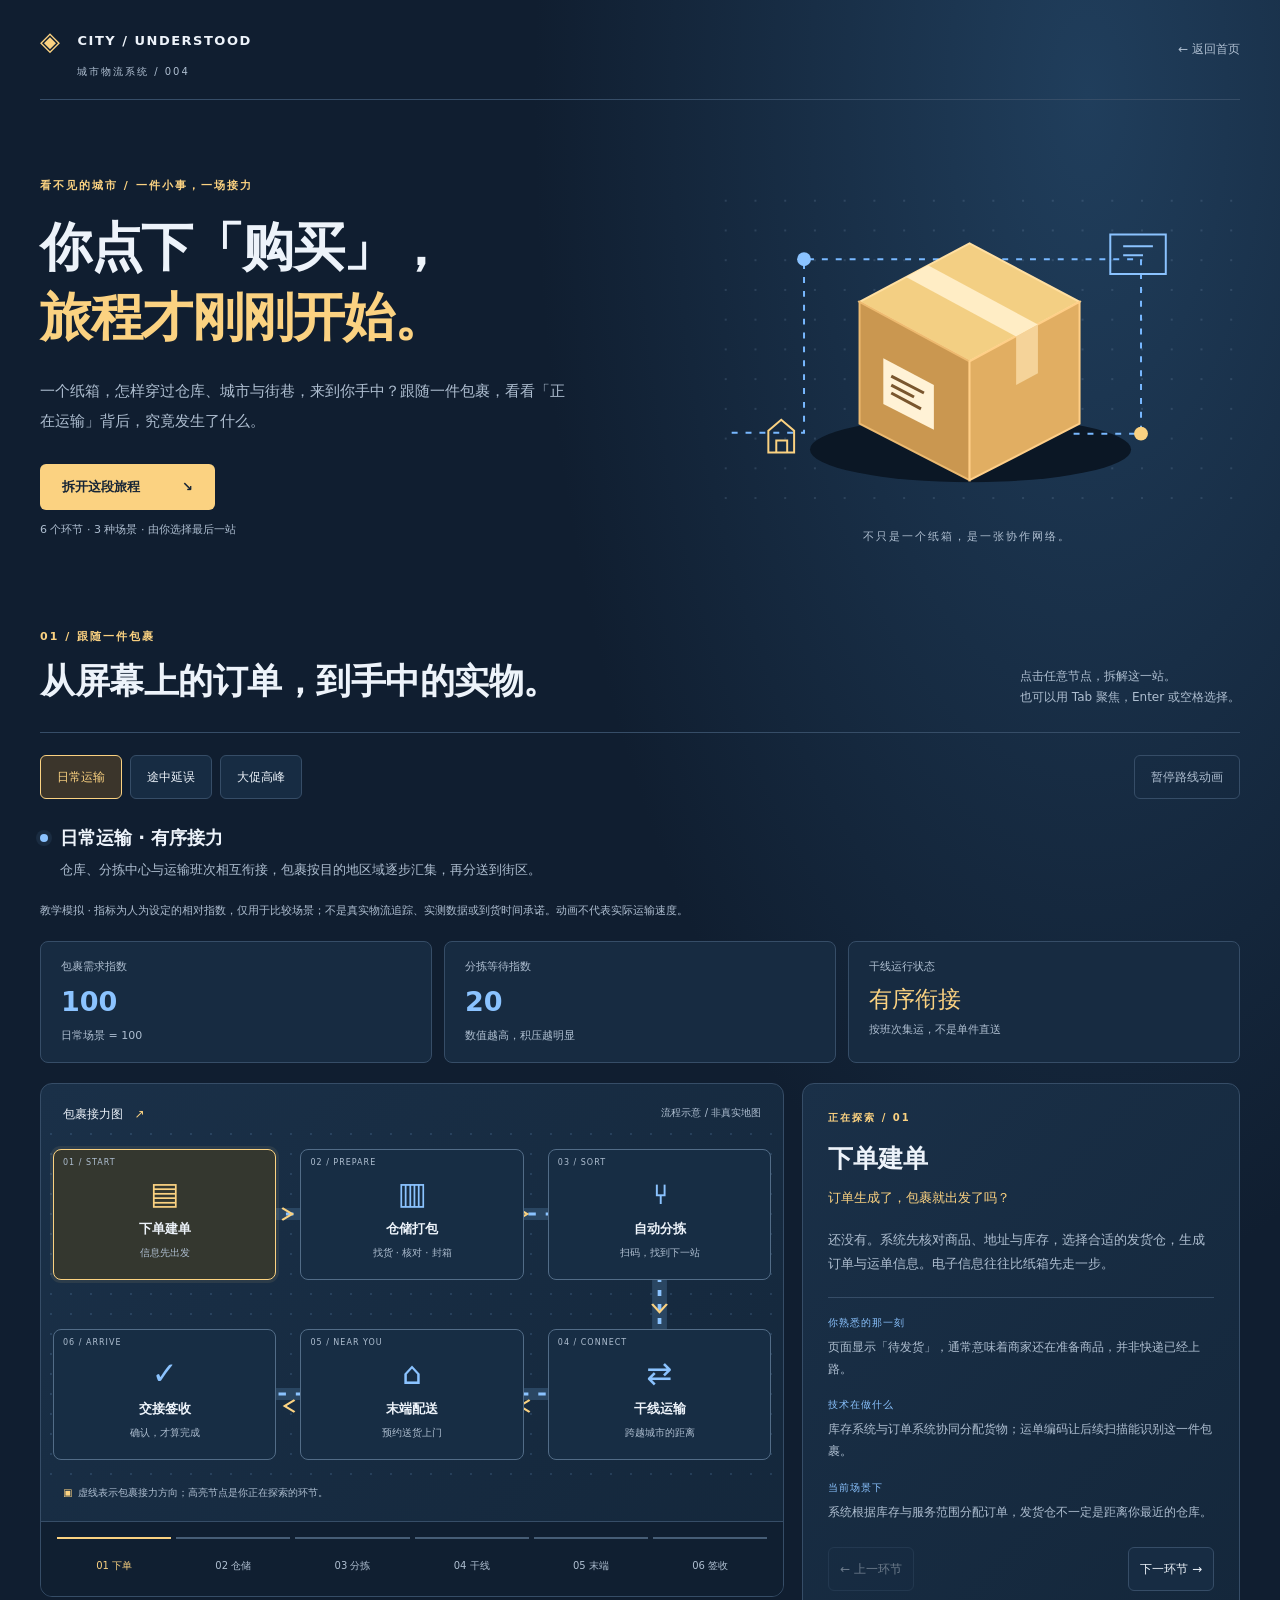
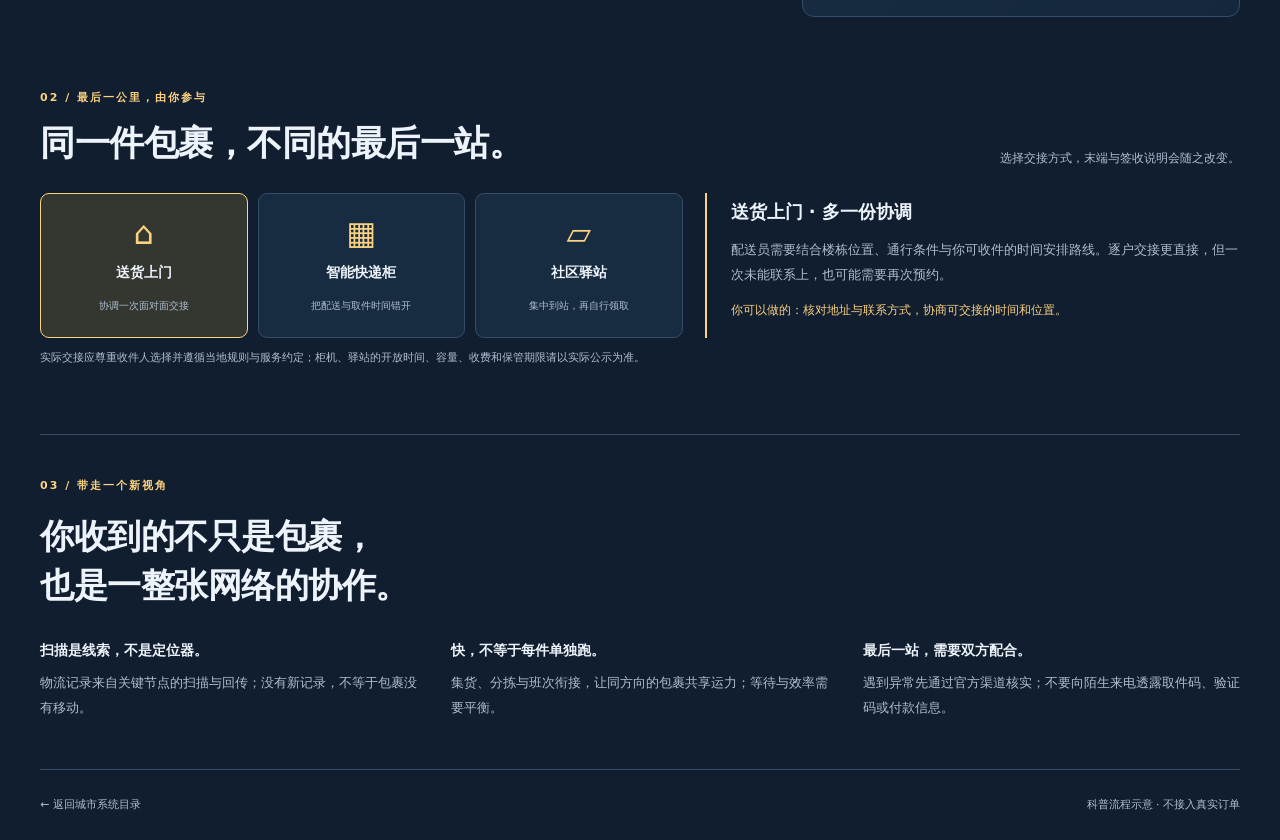
<file: package_journey.html>
<!DOCTYPE html>
<html lang="zh-CN">
<head>
  <meta charset="UTF-8" />
  <meta name="viewport" content="width=device-width, initial-scale=1.0" />
  <meta name="theme-color" content="#101e30" />
  <meta name="description" content="跟随一个包裹，探索下单、仓储、分拣、干线、末端配送与签收。切换延误和大促场景，理解物流背后的城市协作。" />
  <title>包裹的一生 · 从下单到你手中</title>
  <link rel="stylesheet" href="./package.css" />
  <script src="./package.js" defer></script>
  <link rel="stylesheet" href="./city-context.css" />
  <script src="./city-day-data.js" defer></script>
  <script src="./city-context.js" defer></script>
</head>
<body data-scenario="normal" data-paused="false">
  <a class="skip-link" href="#journey">跳到包裹旅程</a>
  <header class="topbar wrap">
    <a class="brand" href="./index.html"><span aria-hidden="true">◈</span> CITY / UNDERSTOOD<small>城市物流系统 / 004</small></a>
    <a class="home-link" href="./index.html">← 返回首页</a>
  </header>
  <main>
    <section class="hero wrap" aria-labelledby="hero-title">
      <div>
        <p class="eyebrow">看不见的城市 / 一件小事，一场接力</p>
        <h1 id="hero-title">你点下「购买」，<br /><em>旅程才刚刚开始。</em></h1>
        <p class="lede">一个纸箱，怎样穿过仓库、城市与街巷，来到你手中？跟随一件包裹，看看「正在运输」背后，究竟发生了什么。</p>
        <a class="primary-link" href="#journey">拆开这段旅程 <span aria-hidden="true">↘</span></a>
        <p class="hero-note">6 个环节 · 3 种场景 · 由你选择最后一站</p>
      </div>
      <div class="hero-art" aria-hidden="true">
        <svg viewBox="0 0 550 350" fill="none">
          <defs><pattern id="parcel-grid" width="30" height="30" patternUnits="userSpaceOnUse"><circle cx="1" cy="1" r="1" fill="#7892b1" opacity=".3"/></pattern></defs>
          <rect x="5" y="5" width="540" height="340" fill="url(#parcel-grid)"/>
          <ellipse cx="278" cy="282" rx="162" ry="33" fill="#0b1725"/>
          <path class="hero-route" d="M37 265H110V90H450V266H380" stroke="#78b8ff" stroke-width="2" stroke-dasharray="6 8"/>
          <path d="m166 133 111-59 111 59-111 60Z" fill="#f3cf83" stroke="#ffdfa1" stroke-width="2"/>
          <path d="M166 133v123l111 57V193Z" fill="#ca9750" stroke="#edba70" stroke-width="2"/>
          <path d="m277 193 111-60v123l-111 57Z" fill="#e1ae62" stroke="#ffcf88" stroke-width="2"/>
          <path d="m213 108 111 60 22-12-111-60Z" fill="#ffedc5"/>
          <path d="m324 168 22-12v49l-22 12Z" fill="#f5d399"/>
          <path d="m190 190 51 27v45l-51-26Z" fill="#fff2d6"/>
          <path d="m198 208 33 17m-33-8 23 12m-23-4 30 16" stroke="#79562e" stroke-width="3"/>
          <circle cx="110" cy="90" r="7" fill="#8bc3ff"/><circle cx="450" cy="266" r="7" fill="#fbd281"/>
          <path d="M419 65h56v40h-56Zm13 12h30m-30 9h20" stroke="#8bc3ff" stroke-width="2"/>
          <path d="m74 263 13-11 13 11v22H74Zm8 22v-12h11v12" stroke="#fbd281" stroke-width="2"/>
        </svg>
        <p>不只是一个纸箱，是一张协作网络。</p>
      </div>
    </section>

    <section class="wrap explorer" id="journey" aria-labelledby="journey-title">
      <div class="section-heading">
        <div><p class="eyebrow">01 / 跟随一件包裹</p><h2 id="journey-title">从屏幕上的订单，到手中的实物。</h2></div>
        <p class="hint">点击任意节点，拆解这一站。<br />也可以用 Tab 聚焦，Enter 或空格选择。</p>
      </div>
      <noscript><p class="notice">请启用 JavaScript 以切换场景和查看节点详情。流程概览仍可阅读：下单 → 仓储 → 分拣 → 干线运输 → 末端配送 → 签收。</p></noscript>
      <div class="controls">
        <div class="switch" role="group" aria-label="运输场景">
          <button type="button" data-scenario="normal" aria-pressed="true">日常运输</button>
          <button type="button" data-scenario="delay" aria-pressed="false">途中延误</button>
          <button type="button" data-scenario="peak" aria-pressed="false">大促高峰</button>
        </div>
        <button type="button" id="motion-toggle" aria-pressed="false">暂停路线动画</button>
      </div>
      <div class="scenario-summary" role="status" aria-live="polite" aria-atomic="true">
        <span class="status-dot" aria-hidden="true"></span>
        <div><h3 id="scenario-title">日常运输 · 有序接力</h3><p id="scenario-copy">仓库、分拣中心与运输班次相互衔接，包裹按目的地区域逐步汇集，再分送到街区。</p></div>
      </div>
      <p class="simulation-note">教学模拟 · 指标为人为设定的相对指数，仅用于比较场景；不是真实物流追踪、实测数据或到货时间承诺。动画不代表实际运输速度。</p>
      <div class="metrics" aria-label="教学场景指标">
        <div><span>包裹需求指数</span><strong id="demand-value">100</strong><small>日常场景 = 100</small></div>
        <div><span>分拣等待指数</span><strong id="queue-value">20</strong><small>数值越高，积压越明显</small></div>
        <div><span>干线运行状态</span><strong id="transport-value">有序衔接</strong><small id="transport-note">按班次集运，不是单件直送</small></div>
      </div>
      <div class="explorer-grid">
        <div class="map-panel">
          <div class="map-heading"><span>包裹接力图 <span aria-hidden="true">↗</span></span><small>流程示意 / 非真实地图</small></div>
          <div class="journey-map">
            <svg class="route-map" viewBox="0 0 600 360" preserveAspectRatio="none" aria-hidden="true">
              <path class="route-bed" d="M100 90H500V270H100"/>
              <path class="route-flow" d="M100 90H500V270H100"/>
              <path class="delay-segment" d="M500 110V245"/>
              <path class="route-arrows" d="m195 84 8 6-8 6m190-12 8 6-8 6m109 84 6 8 6-8m-111 96-8 6 8 6m-190-12-8 6 8 6"/>
            </svg>
            <button type="button" class="journey-node" data-node="order" aria-pressed="true" aria-controls="node-detail"><small>01 / START</small><span class="node-icon" aria-hidden="true">▤</span><strong>下单建单</strong><span>信息先出发</span></button>
            <button type="button" class="journey-node" data-node="warehouse" aria-pressed="false" aria-controls="node-detail"><small>02 / PREPARE</small><span class="node-icon" aria-hidden="true">▥</span><strong>仓储打包</strong><span>找货 · 核对 · 封箱</span></button>
            <button type="button" class="journey-node" data-node="sorting" aria-pressed="false" aria-controls="node-detail"><small>03 / SORT</small><span class="node-icon" aria-hidden="true">⑂</span><strong>自动分拣</strong><span>扫码，找到下一站</span></button>
            <button type="button" class="journey-node" data-node="longhaul" aria-pressed="false" aria-controls="node-detail"><small>04 / CONNECT</small><span class="node-icon" aria-hidden="true">⇄</span><strong>干线运输</strong><span>跨越城市的距离</span></button>
            <button type="button" class="journey-node" data-node="lastmile" aria-pressed="false" aria-controls="node-detail"><small>05 / NEAR YOU</small><span class="node-icon" aria-hidden="true">⌂</span><strong>末端配送</strong><span id="lastmile-short">预约送货上门</span></button>
            <button type="button" class="journey-node" data-node="receipt" aria-pressed="false" aria-controls="node-detail"><small>06 / ARRIVE</small><span class="node-icon" aria-hidden="true">✓</span><strong>交接签收</strong><span>确认，才算完成</span></button>
          </div>
          <p class="map-caption"><span class="parcel-dot" aria-hidden="true">▣</span>虚线表示包裹接力方向；高亮节点是你正在探索的环节。</p>
          <div class="timeline" role="group" aria-label="按顺序选择旅程环节">
            <button type="button" data-step="order" aria-pressed="true" aria-controls="node-detail">01 下单</button>
            <button type="button" data-step="warehouse" aria-pressed="false" aria-controls="node-detail">02 仓储</button>
            <button type="button" data-step="sorting" aria-pressed="false" aria-controls="node-detail">03 分拣</button>
            <button type="button" data-step="longhaul" aria-pressed="false" aria-controls="node-detail">04 干线</button>
            <button type="button" data-step="lastmile" aria-pressed="false" aria-controls="node-detail">05 末端</button>
            <button type="button" data-step="receipt" aria-pressed="false" aria-controls="node-detail">06 签收</button>
          </div>
        </div>
        <section class="detail-panel" id="node-detail" aria-labelledby="node-title">
          <p class="eyebrow" id="node-index">正在探索 / 01</p>
          <div class="detail-heading" aria-live="polite" aria-atomic="true"><h3 id="node-title">下单建单</h3><p id="node-question">订单生成了，包裹就出发了吗？</p></div>
          <p id="node-copy">还没有。系统先核对商品、地址与库存，选择合适的发货仓，生成订单与运单信息。电子信息往往比纸箱先走一步。</p>
          <dl>
            <dt>你熟悉的那一刻</dt><dd id="node-life">页面显示「待发货」，通常意味着商家还在准备商品，并非快递已经上路。</dd>
            <dt>技术在做什么</dt><dd id="node-tech">库存系统与订单系统协同分配货物；运单编码让后续扫描能识别这一件包裹。</dd>
            <dt>当前场景下</dt><dd id="node-scenario">系统根据库存与服务范围分配订单，发货仓不一定是距离你最近的仓库。</dd>
          </dl>
          <div class="detail-nav"><button type="button" id="previous-node" disabled>← 上一环节</button><button type="button" id="next-node">下一环节 →</button></div>
        </section>
      </div>
    </section>

    <section class="wrap delivery-section" aria-labelledby="delivery-title">
      <div class="section-heading"><div><p class="eyebrow">02 / 最后一公里，由你参与</p><h2 id="delivery-title">同一件包裹，不同的最后一站。</h2></div><p class="hint">选择交接方式，末端与签收说明会随之改变。</p></div>
      <div class="delivery-layout">
        <div class="delivery-choices" role="group" aria-label="收件方式">
          <button type="button" data-delivery="door" aria-pressed="true" aria-controls="delivery-detail"><span aria-hidden="true">⌂</span><strong>送货上门</strong><small>协调一次面对面交接</small></button>
          <button type="button" data-delivery="locker" aria-pressed="false" aria-controls="delivery-detail"><span aria-hidden="true">▦</span><strong>智能快递柜</strong><small>把配送与取件时间错开</small></button>
          <button type="button" data-delivery="pickup" aria-pressed="false" aria-controls="delivery-detail"><span aria-hidden="true">▱</span><strong>社区驿站</strong><small>集中到站，再自行领取</small></button>
        </div>
        <div class="delivery-detail" id="delivery-detail" aria-live="polite" aria-atomic="true"><h3 id="delivery-heading">送货上门 · 多一份协调</h3><p id="delivery-copy">配送员需要结合楼栋位置、通行条件与你可收件的时间安排路线。逐户交接更直接，但一次未能联系上，也可能需要再次预约。</p><p class="tradeoff" id="delivery-tradeoff">你可以做的：核对地址与联系方式，协商可交接的时间和位置。</p></div>
      </div>
      <p class="simulation-note">实际交接应尊重收件人选择并遵循当地规则与服务约定；柜机、驿站的开放时间、容量、收费和保管期限请以实际公示为准。</p>
    </section>
    <section class="wrap takeaway" aria-labelledby="takeaway-title">
      <p class="eyebrow">03 / 带走一个新视角</p><h2 id="takeaway-title">你收到的不只是包裹，<br />也是一整张网络的协作。</h2>
      <div class="takeaway-grid"><p><strong>扫描是线索，不是定位器。</strong>物流记录来自关键节点的扫描与回传；没有新记录，不等于包裹没有移动。</p><p><strong>快，不等于每件单独跑。</strong>集货、分拣与班次衔接，让同方向的包裹共享运力；等待与效率需要平衡。</p><p><strong>最后一站，需要双方配合。</strong>遇到异常先通过官方渠道核实；不要向陌生来电透露取件码、验证码或付款信息。</p></div>
    </section>
  </main>
  <footer class="wrap footer"><a href="./index.html">← 返回城市系统目录</a><span>科普流程示意 · 不接入真实订单</span></footer>
</body>
</html>
</file>
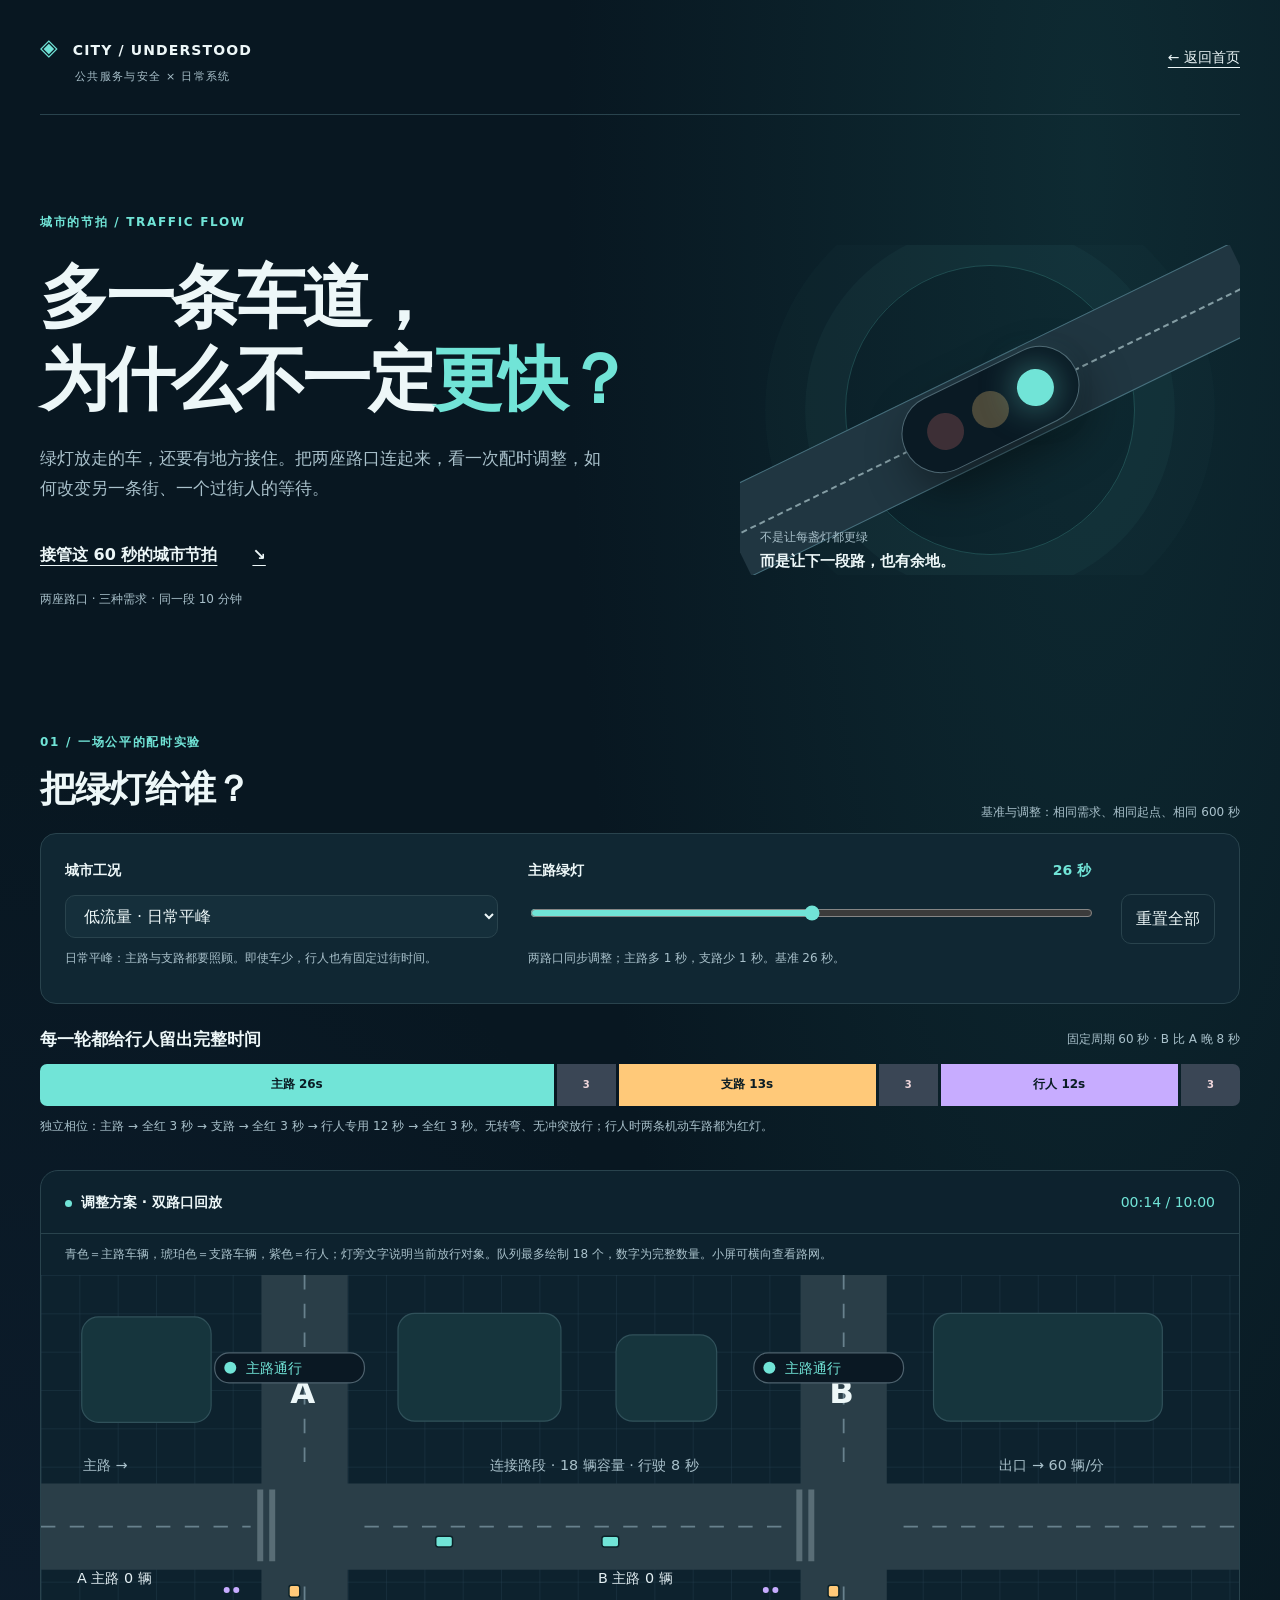
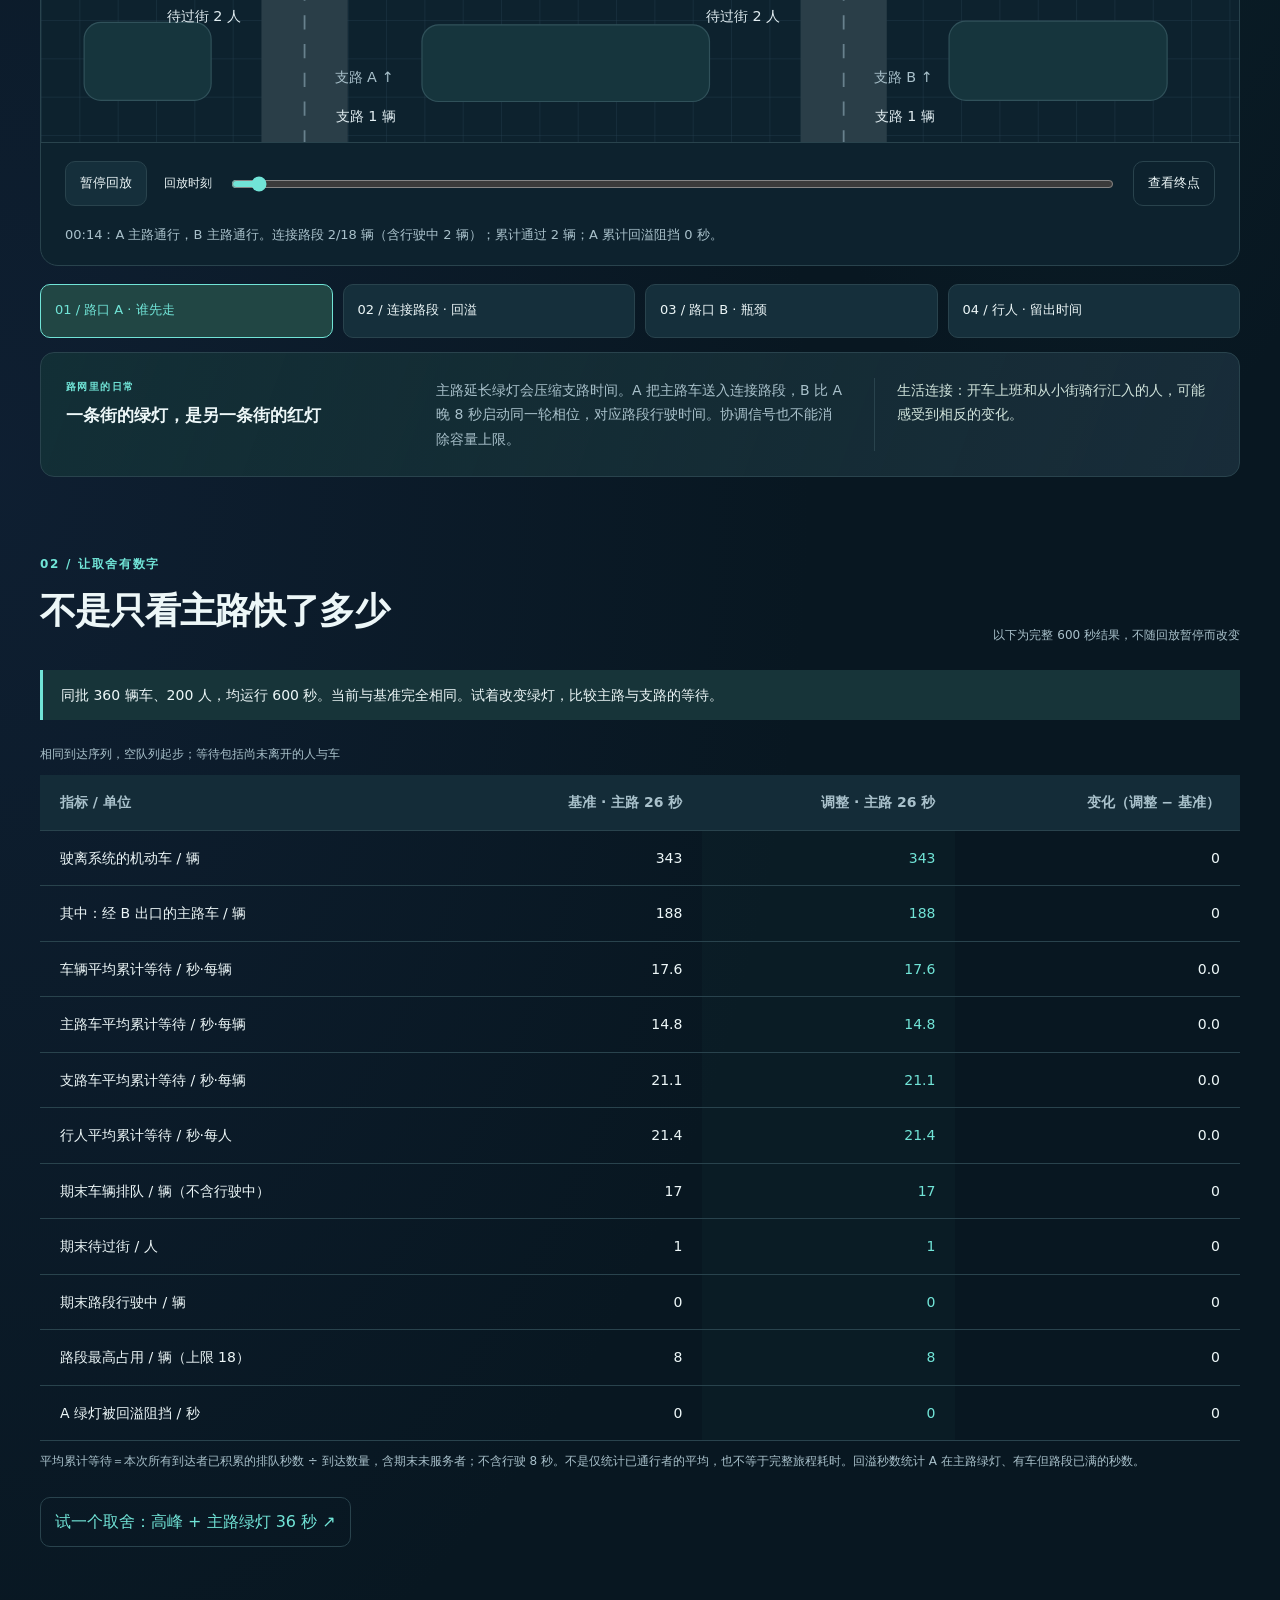
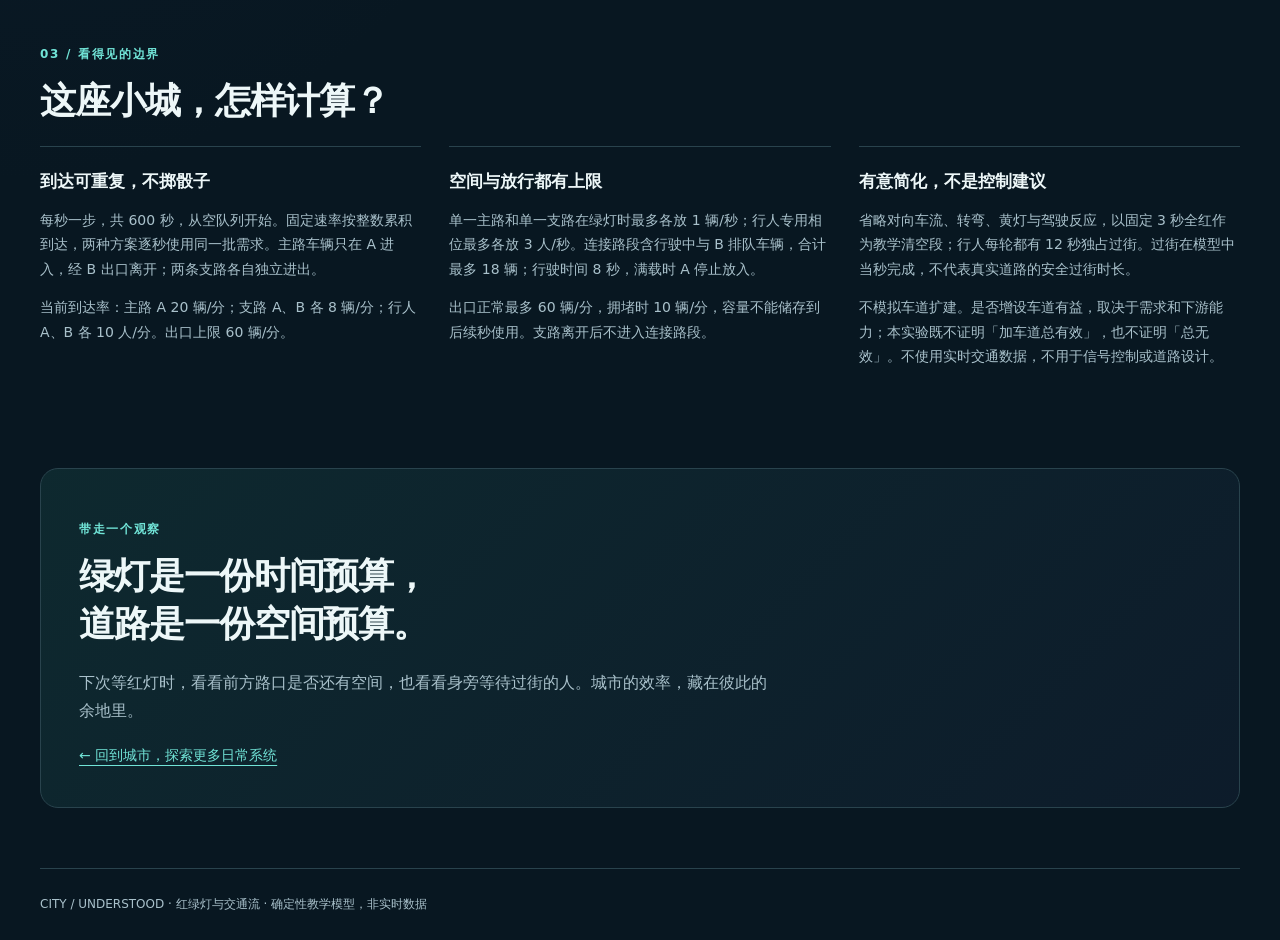
<file: traffic_flow.html>
<!DOCTYPE html>
<html lang="zh-CN">
<head>
  <meta charset="UTF-8">
  <meta name="viewport" content="width=device-width, initial-scale=1">
  <meta name="theme-color" content="#091c29">
  <meta name="description" content="调一调两座路口的红绿灯：观察车辆、行人和下游瓶颈之间的真实取舍。确定性交通流教学实验。">
  <title>绿灯之后 · 红绿灯与交通流</title>
  <link rel="stylesheet" href="./traffic.css">
  <script src="./traffic.js" defer></script>
  <link rel="stylesheet" href="./city-context.css" />
  <script src="./city-day-data.js" defer></script>
  <script src="./city-context.js" defer></script>
</head>
<body>
  <a class="skip-link" href="#explorer">跳到配时实验</a>
  <header class="topbar wrap">
    <a class="brand" href="./index.html"><span aria-hidden="true">◈</span> CITY / UNDERSTOOD<small>公共服务与安全 × 日常系统</small></a>
    <a class="home-link" href="./index.html">← 返回首页</a>
  </header>
  <main>
    <section class="hero wrap" aria-labelledby="title">
      <div><p class="eyebrow">城市的节拍 / TRAFFIC FLOW</p>
        <h1 id="title">多一条车道，<br>为什么不一定<em>更快？</em></h1>
        <p class="lede">绿灯放走的车，还要有地方接住。把两座路口连起来，看一次配时调整，如何改变另一条街、一个过街人的等待。</p>
        <a class="start-link" href="#explorer">接管这 60 秒的城市节拍 <span aria-hidden="true">↘</span></a>
        <p class="fine">两座路口 · 三种需求 · 同一段 10 分钟</p>
      </div>
      <div class="hero-art" aria-hidden="true">
        <div class="orbit"></div><div class="hero-road"></div>
        <div class="hero-signal"><i></i><i></i><i></i></div>
        <span class="art-label">不是让每盏灯都更绿<br><strong>而是让下一段路，也有余地。</strong></span>
      </div>
    </section>

    <section class="wrap experiment" id="explorer" aria-labelledby="experiment-title">
      <div class="section-heading"><div><p class="eyebrow">01 / 一场公平的配时实验</p><h2 id="experiment-title">把绿灯给谁？</h2></div><p class="fine">基准与调整：相同需求、相同起点、相同 600 秒</p></div>
      <noscript><p class="notice">请启用 JavaScript 运行模型与回放。安全规则：主路、支路、行人分别放行；每段之间保留 3 秒全红。下游无空间时，上游不能继续放车。此页面不是道路设计或真实信号控制工具。</p></noscript>
      <p id="scenario-notice" class="notice" role="status" hidden></p>
      <div class="controls">
        <div><label class="control-label" for="scenario">城市工况</label><select id="scenario" name="scenario">
          <option value="normal">低流量 · 日常平峰</option>
          <option value="peak">通勤高峰 · 到达更密</option>
          <option value="congested">下游拥堵 · 出口受限</option>
        </select><p id="scenario-description" class="fine">平峰的车与人，也需要分配等待。</p></div>
        <div><label class="control-label" for="main-green">主路绿灯 <output id="green-value" for="main-green">26 秒</output></label>
          <input id="main-green" type="range" min="16" max="36" step="1" value="26" aria-describedby="timing-help">
          <p id="timing-help" class="fine">两路口同步调整；主路多 1 秒，支路少 1 秒。基准 26 秒。</p>
        </div>
        <button id="reset" type="button" class="secondary">重置全部</button>
      </div>
      <div class="timing-panel">
        <div class="timing-heading"><h3>每一轮都给行人留出完整时间</h3><span>固定周期 60 秒 · B 比 A 晚 8 秒</span></div>
        <div class="phase-strip" id="phase-strip" aria-label="信号相位分配"></div>
        <p class="fine">独立相位：主路 → 全红 3 秒 → 支路 → 全红 3 秒 → 行人专用 12 秒 → 全红 3 秒。无转弯、无冲突放行；行人时两条机动车路都为红灯。</p>
      </div>

      <div class="map-card">
        <div class="map-heading"><div><span class="live-dot" aria-hidden="true"></span><strong>调整方案 · 双路口回放</strong></div><span id="clock">00:00 / 10:00</span></div>
        <p class="fine map-hint" id="map-help">青色＝主路车辆，琥珀色＝支路车辆，紫色＝行人；灯旁文字说明当前放行对象。队列最多绘制 18 个，数字为完整数量。小屏可横向查看路网。</p>
        <div class="map-scroll" tabindex="0" role="region" aria-label="两路口交通流示意图，可横向滚动" aria-describedby="map-help">
          <svg id="traffic-map" viewBox="0 0 1000 390" role="img" aria-labelledby="map-title map-desc">
            <title id="map-title">A 与 B 两座相连路口</title><desc id="map-desc">车辆由左向右，经 A、路段、B 到出口。两座路口各有自下而上的支路和独立行人过街相位。</desc>
            <defs><pattern id="map-grid" width="32" height="32" patternUnits="userSpaceOnUse"><path d="M32 0H0V32" fill="none" stroke="#254151" stroke-width=".6"/></pattern></defs>
            <rect width="1000" height="390" fill="url(#map-grid)"/>
            <g class="blocks"><rect x="34" y="35" width="108" height="88" rx="14"/><rect x="298" y="32" width="136" height="90" rx="14"/><rect x="480" y="50" width="84" height="72" rx="14"/><rect x="745" y="32" width="191" height="90" rx="14"/><rect x="36" y="290" width="106" height="65" rx="14"/><rect x="318" y="292" width="240" height="64" rx="14"/><rect x="758" y="289" width="182" height="66" rx="14"/></g>
            <g class="roads"><path d="M0 210H1000M220 0V390M670 0V390"/></g>
            <g class="road-lines"><path d="M0 210H175M270 210H620M720 210H1000M220 0V160M220 260V390M670 0V160M670 260V390"/></g>
            <g class="crosswalk"><path d="M183 179V239M193 179V239M633 179V239M643 179V239"/></g>
            <g class="map-label"><text x="35" y="163">主路 →</text><text x="375" y="163">连接路段 · 18 辆容量 · 行驶 8 秒</text><text x="800" y="163" id="exit-label">出口 → 60 辆/分</text><text x="245" y="340">支路 A ↑</text><text x="695" y="340">支路 B ↑</text></g>
            <g id="vehicles" aria-hidden="true"></g>
            <g id="pedestrians" aria-hidden="true"></g>
            <g class="junction-label"><text x="208" y="107">A</text><text x="658" y="107">B</text></g>
            <g class="signal" id="signal-a" transform="translate(145 65)"><rect width="125" height="25" rx="12"/><circle cx="13" cy="12.5" r="5"/><text x="26" y="17">全红</text></g>
            <g class="signal" id="signal-b" transform="translate(595 65)"><rect width="125" height="25" rx="12"/><circle cx="13" cy="12.5" r="5"/><text x="26" y="17">全红</text></g>
            <g class="queue-label"><text id="queue-a" x="30" y="257">A 主路 0 辆</text><text id="queue-b" x="465" y="257">B 主路 0 辆</text><text id="side-a" x="246" y="372">支路 0 辆</text><text id="side-b" x="696" y="372">支路 0 辆</text><text id="ped-a" x="105" y="289">待过街 0 人</text><text id="ped-b" x="555" y="289">待过街 0 人</text></g>
          </svg>
        </div>
        <div class="playback">
          <button type="button" id="motion-toggle" aria-pressed="false">暂停回放</button>
          <label for="timeline">回放时刻</label><input id="timeline" type="range" min="0" max="600" step="1" value="0">
          <button type="button" id="show-end" class="secondary">查看终点</button>
        </div>
        <p id="map-summary" class="map-summary">模型正在准备。</p>
      </div>
      <div class="node-buttons" role="group" aria-label="选择路网解释节点">
        <button type="button" data-node="junction" aria-pressed="true">01 / 路口 A · 谁先走</button>
        <button type="button" data-node="link" aria-pressed="false">02 / 连接路段 · 回溢</button>
        <button type="button" data-node="exit" aria-pressed="false">03 / 路口 B · 瓶颈</button>
        <button type="button" data-node="pedestrian" aria-pressed="false">04 / 行人 · 留出时间</button>
      </div>
      <aside class="detail-panel" aria-labelledby="node-title">
        <div><p class="eyebrow">路网里的日常</p><h3 id="node-title">一条街的绿灯，是另一条街的红灯</h3></div>
        <p id="node-copy">主路延长绿灯会压缩支路时间。两座路口都需要照顾支路，不存在对所有人都最好的单一配时。</p>
        <p id="node-everyday" class="everyday">生活连接：开车上班和从小街骑行汇入的人，可能感受到相反的变化。</p>
      </aside>

      <div class="results" aria-labelledby="results-title">
        <div class="section-heading"><div><p class="eyebrow">02 / 让取舍有数字</p><h2 id="results-title">不是只看主路快了多少</h2></div><p class="fine">以下为完整 600 秒结果，不随回放暂停而改变</p></div>
        <p id="comparison-status" class="notice" role="status" aria-live="polite" aria-atomic="true"></p>
        <div class="table-scroll" tabindex="0" role="region" aria-label="基准与调整结果对比">
          <table><caption id="results-caption">相同到达序列，空队列起步；等待包括尚未离开的人与车</caption>
            <thead><tr><th scope="col">指标 / 单位</th><th scope="col">基准 · 主路 26 秒</th><th scope="col" id="adjusted-heading">调整 · 主路 26 秒</th><th scope="col">变化（调整 − 基准）</th></tr></thead>
            <tbody id="results-body"></tbody>
          </table>
        </div>
        <p class="fine">平均累计等待＝本次所有到达者已积累的排队秒数 ÷ 到达数量，含期末未服务者；不含行驶 8 秒。不是仅统计已通行者的平均，也不等于完整旅程耗时。回溢秒数统计 A 在主路绿灯、有车但路段已满的秒数。</p>
        <button id="try-tradeoff" class="try-button" type="button">试一个取舍：高峰 + 主路绿灯 36 秒 ↗</button>
      </div>
    </section>
    <section class="wrap assumptions" aria-labelledby="assumptions-title">
      <p class="eyebrow">03 / 看得见的边界</p><h2 id="assumptions-title">这座小城，怎样计算？</h2>
      <div class="assumption-grid">
        <article><h3>到达可重复，不掷骰子</h3><p>每秒一步，共 600 秒，从空队列开始。固定速率按整数累积到达，两种方案逐秒使用同一批需求。主路车辆只在 A 进入，经 B 出口离开；两条支路各自独立进出。</p><p id="demand-description">到达率正在加载。</p></article>
        <article><h3>空间与放行都有上限</h3><p>单一主路和单一支路在绿灯时最多各放 1 辆/秒；行人专用相位最多各放 3 人/秒。连接路段含行驶中与 B 排队车辆，合计最多 18 辆；行驶时间 8 秒，满载时 A 停止放入。</p><p>出口正常最多 60 辆/分，拥堵时 10 辆/分，容量不能储存到后续秒使用。支路离开后不进入连接路段。</p></article>
        <article><h3>有意简化，不是控制建议</h3><p>省略对向车流、转弯、黄灯与驾驶反应，以固定 3 秒全红作为教学清空段；行人每轮都有 12 秒独占过街。过街在模型中当秒完成，不代表真实道路的安全过街时长。</p><p>不模拟车道扩建。是否增设车道有益，取决于需求和下游能力；本实验既不证明「加车道总有效」，也不证明「总无效」。不使用实时交通数据，不用于信号控制或道路设计。</p></article>
      </div>
    </section>
    <section class="wrap conclusion"><p class="eyebrow">带走一个观察</p><h2>绿灯是一份时间预算，<br>道路是一份空间预算。</h2><p>下次等红灯时，看看前方路口是否还有空间，也看看身旁等待过街的人。城市的效率，藏在彼此的余地里。</p><a href="./index.html">← 回到城市，探索更多日常系统</a></section>
  </main>
  <footer class="wrap footer">CITY / UNDERSTOOD · 红绿灯与交通流 · 确定性教学模型，非实时数据</footer>
</body>
</html>
</file>
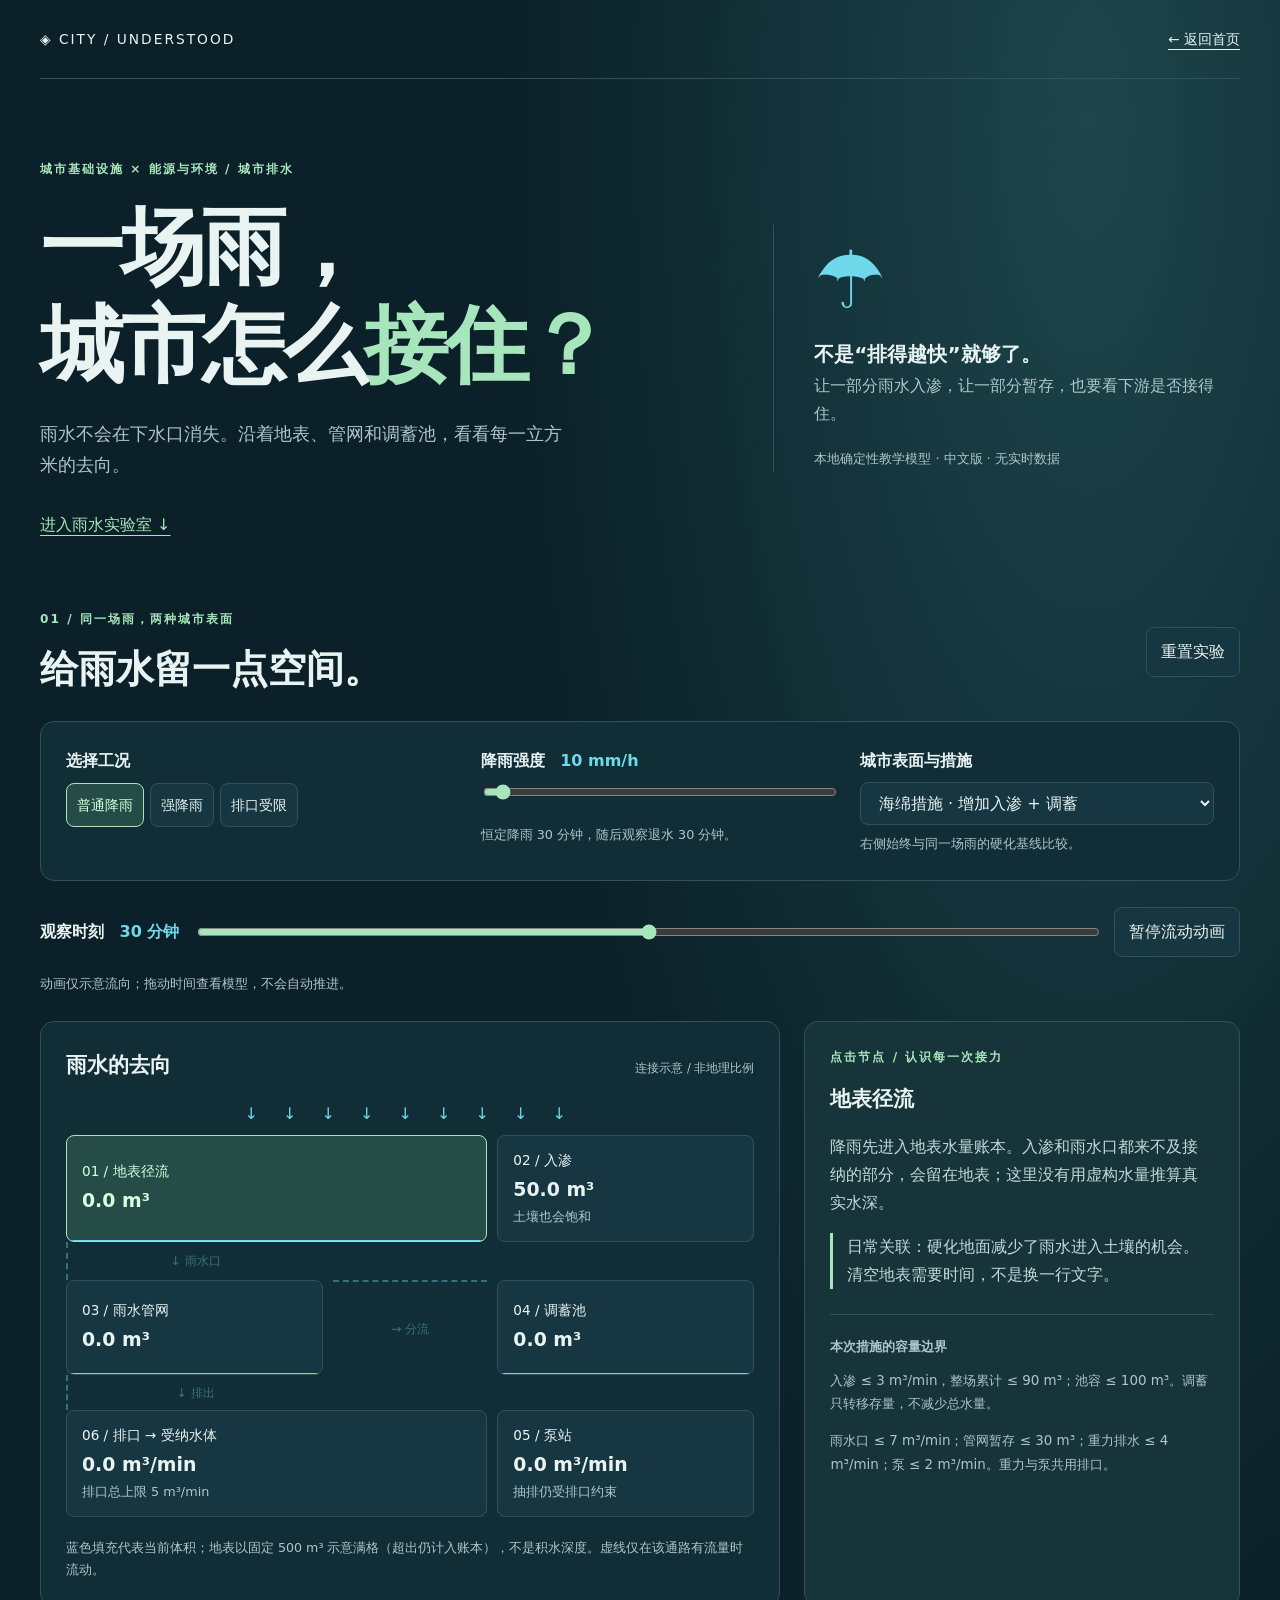
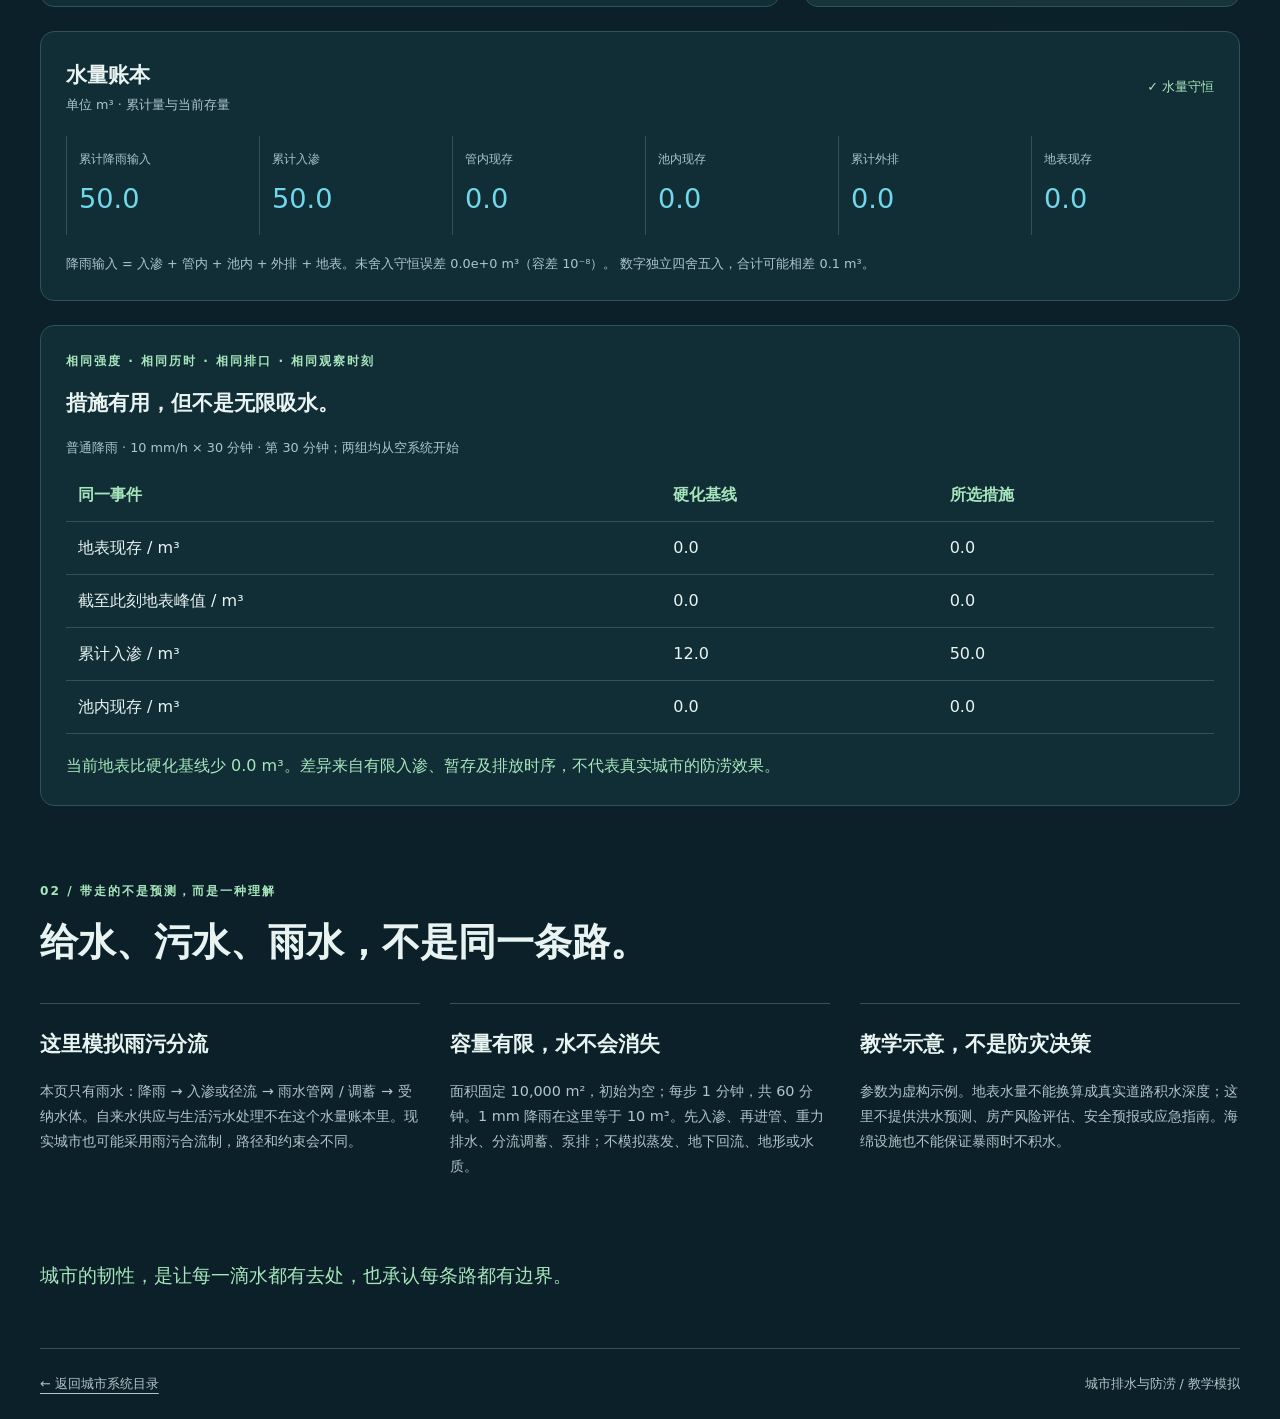
<file: urban_drainage.html>
<!doctype html>
<html lang="zh-CN">
<head>
  <meta charset="utf-8">
  <meta name="viewport" content="width=device-width, initial-scale=1">
  <meta name="theme-color" content="#0b2028">
  <meta name="description" content="用守恒的雨水模型，探索降雨、入渗、管网、调蓄与排口之间的关系。">
  <title>城市排水与防涝 · 雨落之后</title>
  <link rel="stylesheet" href="./drainage.css">
  <script src="./drainage.js" defer></script>
  <link rel="stylesheet" href="./city-context.css" />
  <script src="./city-day-data.js" defer></script>
  <script src="./city-context.js" defer></script>
</head>
<body>
  <a class="skip" href="#explorer">跳到雨水实验室</a>
  <header class="wrap topbar"><a class="brand" href="./index.html">◈ CITY / UNDERSTOOD</a><a href="./index.html">← 返回首页</a></header>
  <main class="wrap">
    <section class="hero" aria-labelledby="title">
      <div><p class="eyebrow">城市基础设施 × 能源与环境 / 城市排水</p><h1 id="title">一场雨，<br>城市怎么<span>接住？</span></h1><p class="intro">雨水不会在下水口消失。沿着地表、管网和调蓄池，看看每一立方米的去向。</p><a class="start" href="#explorer">进入雨水实验室 ↓</a></div>
      <div class="hero-note"><span class="rain-symbol" aria-hidden="true">☂</span><strong>不是“排得越快”就够了。</strong><p>让一部分雨水入渗，让一部分暂存，也要看下游是否接得住。</p><small>本地确定性教学模型 · 中文版 · 无实时数据</small></div>
    </section>

    <section id="explorer" aria-labelledby="lab-title">
      <div class="section-head"><div><p class="eyebrow">01 / 同一场雨，两种城市表面</p><h2 id="lab-title">给雨水留一点空间。</h2></div><button id="reset" type="button">重置实验</button></div>
      <div class="controls">
        <fieldset><legend>选择工况</legend><div class="scenario-buttons"><button type="button" data-scenario="normal" aria-pressed="true">普通降雨</button><button type="button" data-scenario="rain" aria-pressed="false">强降雨</button><button type="button" data-scenario="restricted" aria-pressed="false">排口受限</button></div></fieldset>
        <div><label for="rainfall">降雨强度 <output id="rainfall-value" for="rainfall">10 mm/h</output></label><input id="rainfall" type="range" min="5" max="140" step="5" value="10"><small>恒定降雨 30 分钟，随后观察退水 30 分钟。</small></div>
        <div><label for="surface">城市表面与措施</label><select id="surface"><option value="sponge">海绵措施 · 增加入渗 + 调蓄</option><option value="paved">硬化地表 · 无调蓄</option></select><small>右侧始终与同一场雨的硬化基线比较。</small></div>
      </div>
      <p id="url-message" class="url-message" role="status" hidden></p>
      <div class="playback"><label for="minute">观察时刻 <output id="minute-value" for="minute">30 分钟</output></label><input id="minute" type="range" min="0" max="60" step="1" value="30"><button id="pause" type="button" aria-pressed="false">暂停流动动画</button><small id="motion-note">动画仅示意流向；拖动时间查看模型，不会自动推进。</small></div>

      <div class="experiment">
        <div class="diagram-card">
          <div class="diagram-heading"><h3>雨水的去向</h3><span>连接示意 / 非地理比例</span></div>
          <div id="network" class="network">
            <div class="rain-band" aria-hidden="true">↓ ↓ ↓ ↓ ↓ ↓ ↓ ↓ ↓</div>
            <button type="button" class="node surface-node" data-node="surface" aria-pressed="true"><span>01 / 地表径流</span><strong id="surface-volume">0.0 m³</strong><span class="reservoir"><i id="surface-fill"></i></span></button>
            <button type="button" class="node infiltration-node" data-node="infiltration" aria-pressed="false"><span>02 / 入渗</span><strong id="infiltration-volume">0.0 m³</strong><small>土壤也会饱和</small></button>
            <div class="connector inlet-flow" id="inlet-flow" aria-hidden="true">↓ 雨水口</div>
            <button type="button" class="node pipe-node" data-node="pipe" aria-pressed="false"><span>03 / 雨水管网</span><strong id="pipe-volume">0.0 m³</strong><span class="reservoir"><i id="pipe-fill"></i></span></button>
            <div class="connector storage-flow" id="storage-flow" aria-hidden="true">→ 分流</div>
            <button type="button" class="node storage-node" data-node="storage" aria-pressed="false"><span>04 / 调蓄池</span><strong id="storage-volume">0.0 m³</strong><span class="reservoir"><i id="storage-fill"></i></span></button>
            <button type="button" class="node pump-node" data-node="pump" aria-pressed="false"><span>05 / 泵站</span><strong id="pump-rate">0.0 m³/min</strong><small>抽排仍受排口约束</small></button>
            <div class="connector outfall-flow" id="outfall-flow" aria-hidden="true">↓ 排出</div>
            <button type="button" class="node outfall-node" data-node="outfall" aria-pressed="false"><span>06 / 排口 → 受纳水体</span><strong id="outfall-rate">0.0 m³/min</strong><small id="outfall-limit">排口总上限 5 m³/min</small></button>
          </div>
          <p class="diagram-note">蓝色填充代表当前体积；地表以固定 500 m³ 示意满格（超出仍计入账本），不是积水深度。虚线仅在该通路有流量时流动。</p>
        </div>
        <aside class="detail" aria-labelledby="node-title" aria-live="polite">
          <p class="eyebrow">点击节点 / 认识每一次接力</p><h3 id="node-title">地表径流</h3><p id="node-copy"></p><p class="life" id="node-life"></p>
          <div class="limits"><h4>本次措施的容量边界</h4><p id="capacity-copy"></p><p>雨水口 ≤ 7 m³/min；管网暂存 ≤ 30 m³；重力排水 ≤ 4 m³/min；泵 ≤ 2 m³/min。重力与泵共用排口。</p></div>
        </aside>
      </div>

      <section class="ledger" aria-labelledby="ledger-title"><div class="section-head"><h3 id="ledger-title">水量账本 <small>单位 m³ · 累计量与当前存量</small></h3><span id="balance-status" role="status">水量守恒</span></div><dl class="metrics"><div><dt>累计降雨输入</dt><dd id="metric-input">0</dd></div><div><dt>累计入渗</dt><dd id="metric-infiltration">0</dd></div><div><dt>管内现存</dt><dd id="metric-pipe">0</dd></div><div><dt>池内现存</dt><dd id="metric-storage">0</dd></div><div><dt>累计外排</dt><dd id="metric-discharge">0</dd></div><div><dt>地表现存</dt><dd id="metric-surface">0</dd></div></dl><p>降雨输入 = 入渗 + 管内 + 池内 + 外排 + 地表。<span id="balance-error"></span> 数字独立四舍五入，合计可能相差 0.1 m³。</p></section>
      <section class="comparison" aria-labelledby="compare-title"><p class="eyebrow">相同强度 · 相同历时 · 相同排口 · 相同观察时刻</p><h3 id="compare-title">措施有用，但不是无限吸水。</h3><div class="table-scroll"><table><caption id="comparison-caption">当前时刻的配对比较</caption><thead><tr><th scope="col">同一事件</th><th scope="col">硬化基线</th><th scope="col">所选措施</th></tr></thead><tbody><tr><th scope="row">地表现存 / m³</th><td id="baseline-surface"></td><td id="selected-surface"></td></tr><tr><th scope="row">截至此刻地表峰值 / m³</th><td id="baseline-peak"></td><td id="selected-peak"></td></tr><tr><th scope="row">累计入渗 / m³</th><td id="baseline-infiltration"></td><td id="selected-infiltration"></td></tr><tr><th scope="row">池内现存 / m³</th><td>0.0</td><td id="selected-storage"></td></tr></tbody></table></div><p id="comparison-summary" role="status"></p></section>
    </section>
    <section class="boundaries" aria-labelledby="boundary-title"><p class="eyebrow">02 / 带走的不是预测，而是一种理解</p><h2 id="boundary-title">给水、污水、雨水，不是同一条路。</h2><div class="boundary-grid"><article><h3>这里模拟雨污分流</h3><p>本页只有雨水：降雨 → 入渗或径流 → 雨水管网 / 调蓄 → 受纳水体。自来水供应与生活污水处理不在这个水量账本里。现实城市也可能采用雨污合流制，路径和约束会不同。</p></article><article><h3>容量有限，水不会消失</h3><p>面积固定 10,000 m²，初始为空；每步 1 分钟，共 60 分钟。1 mm 降雨在这里等于 10 m³。先入渗、再进管、重力排水、分流调蓄、泵排；不模拟蒸发、地下回流、地形或水质。</p></article><article><h3>教学示意，不是防灾决策</h3><p>参数为虚构示例。地表水量不能换算成真实道路积水深度；这里不提供洪水预测、房产风险评估、安全预报或应急指南。海绵设施也不能保证暴雨时不积水。</p></article></div></section>
    <p class="closing">城市的韧性，是让每一滴水都有去处，也承认每条路都有边界。</p>
  </main>
  <footer class="wrap"><a href="./index.html">← 返回城市系统目录</a><span>城市排水与防涝 / 教学模拟</span></footer>
</body>
</html>
</file>
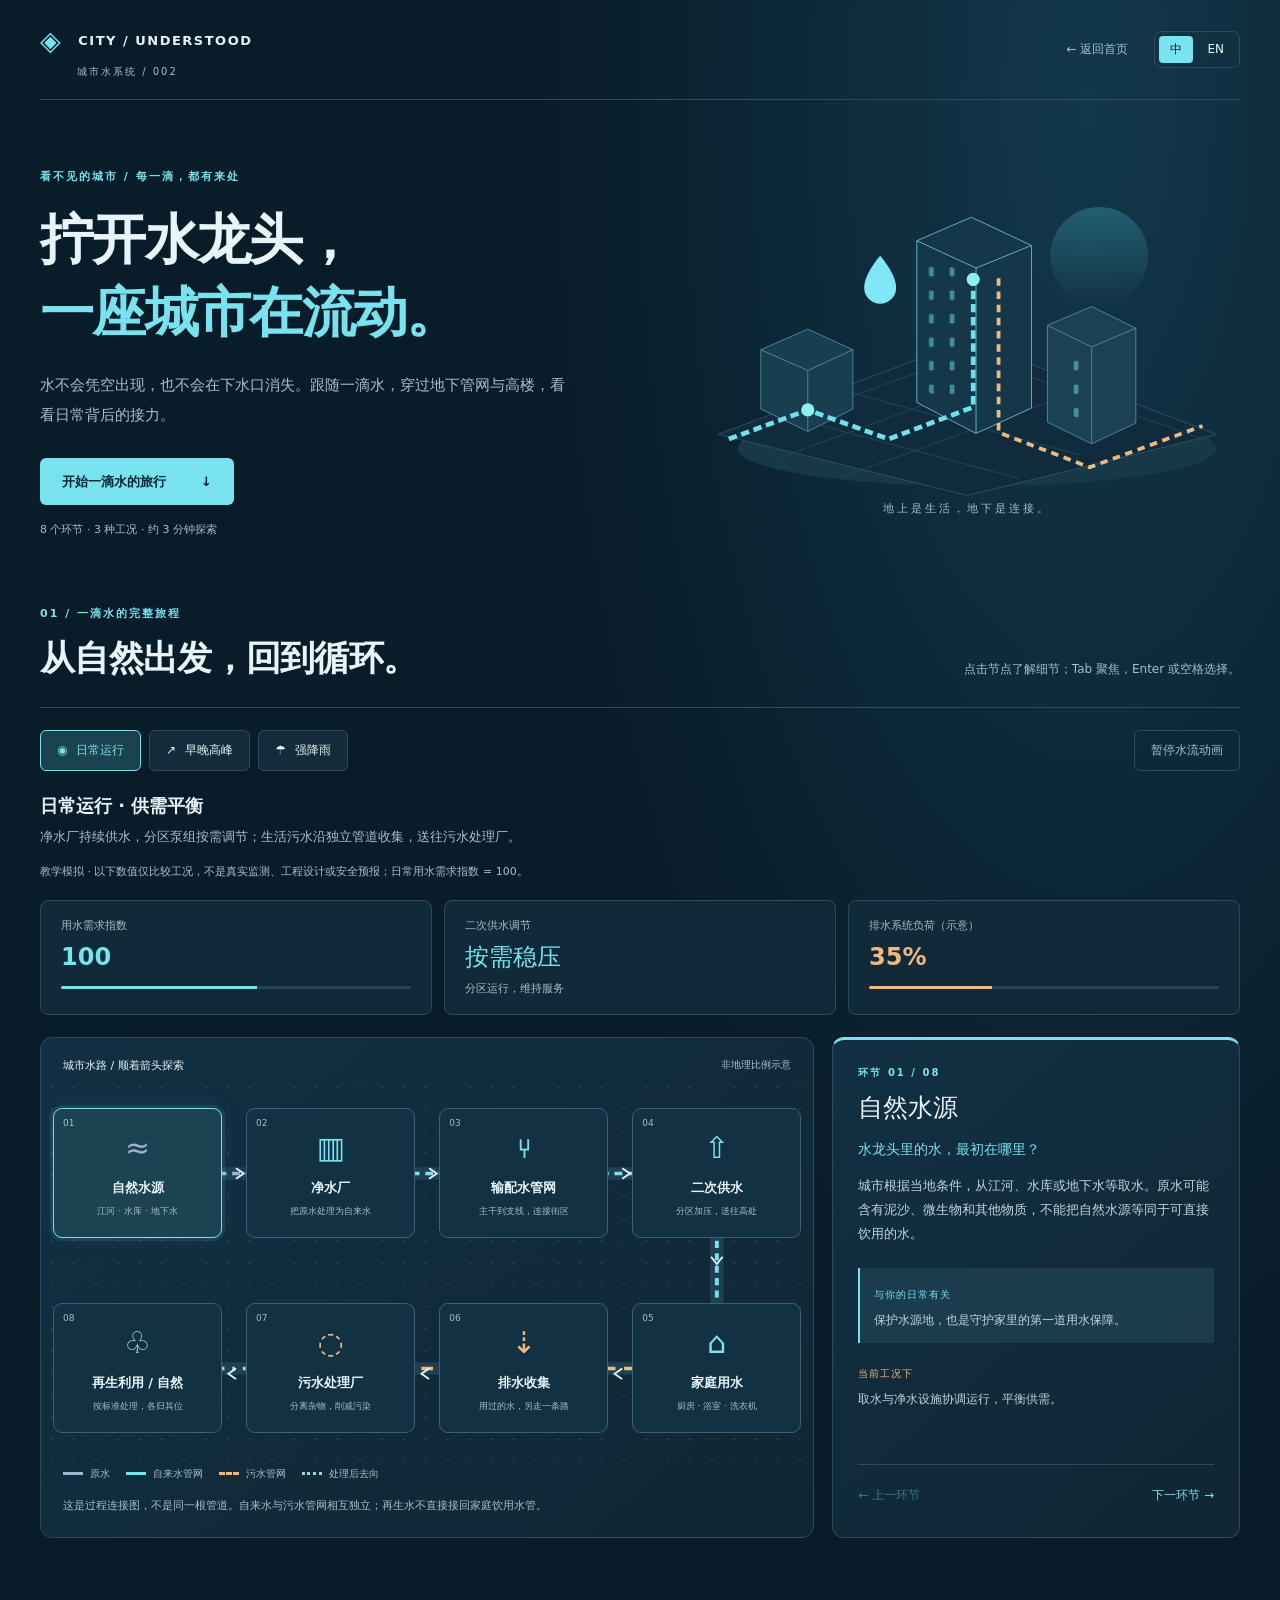
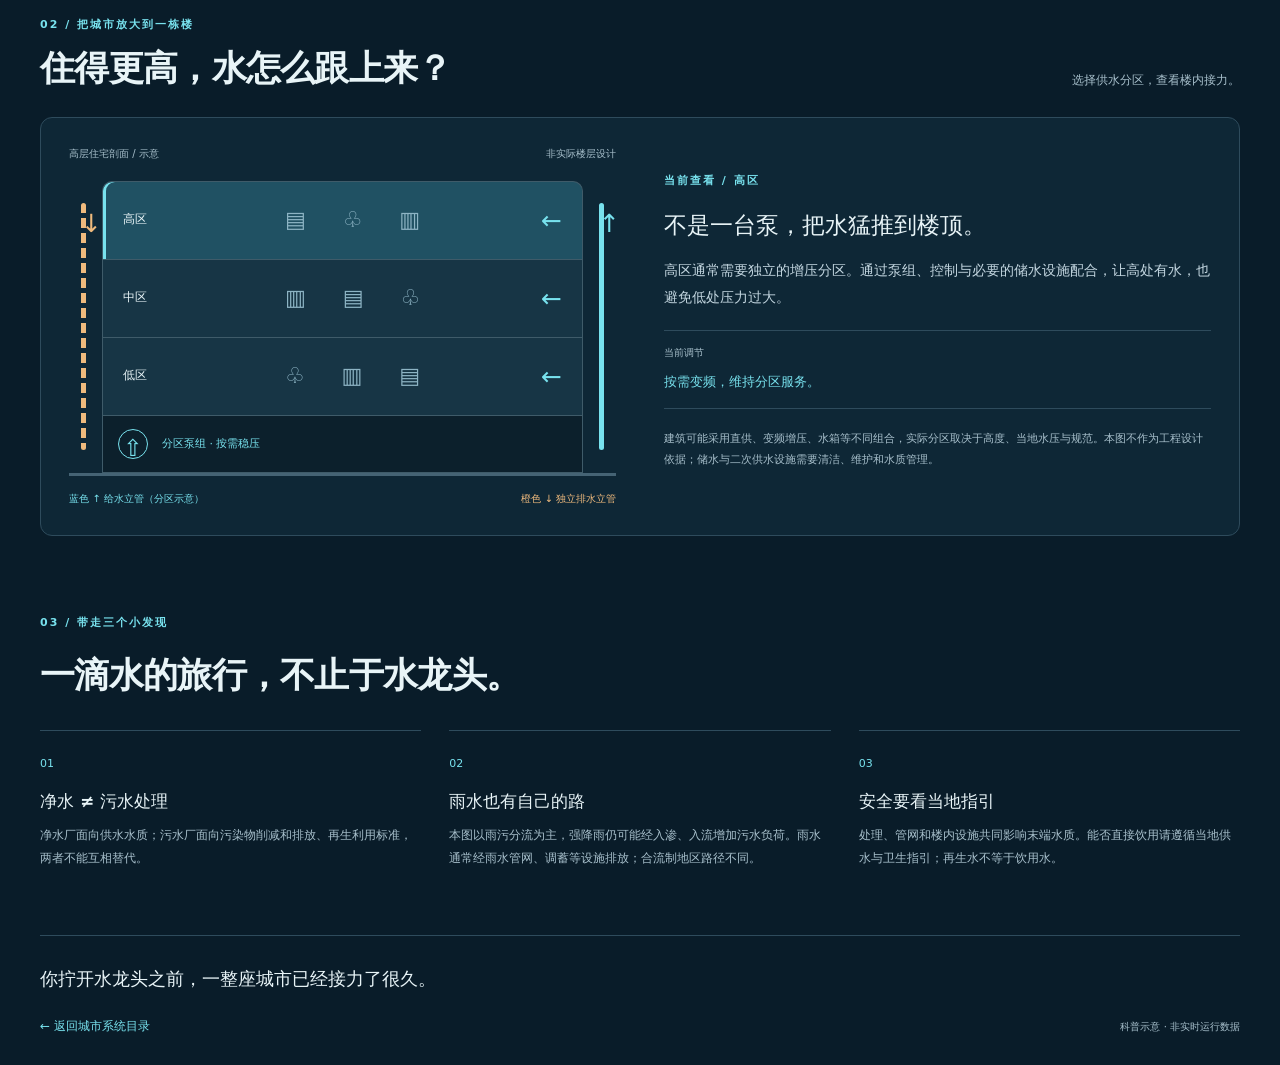
<file: urban_water_supply.html>
<!DOCTYPE html>
<html lang="zh-CN">
<head>
  <meta charset="UTF-8" />
  <meta name="viewport" content="width=device-width, initial-scale=1.0" />
  <meta name="description" content="跟随一滴水，从水源、净水厂与高楼水龙头，到污水处理和再生利用。可交互的城市水系统科普。" />
  <meta name="theme-color" content="#091c29" />
  <title>城市供水 · 一滴水的城市旅行</title>
  <link rel="stylesheet" href="./water.css" />
  <script src="./water.js" defer></script>
  <link rel="stylesheet" href="./city-context.css" />
  <script src="./city-day-data.js" defer></script>
  <script src="./city-context.js" defer></script>
</head>
<body data-scenario="normal" data-zone="high">
  <a class="skip-link" href="#journey" data-i18n="skip">跳到水的旅程</a>
  <header class="topbar wrap">
    <a class="brand" href="./index.html"><span class="brand-mark" aria-hidden="true">◈</span> CITY / UNDERSTOOD <span class="edition" data-i18n="edition">城市水系统 / 002</span></a>
    <div class="top-actions">
      <a class="home-link" href="./index.html" data-i18n="home">← 返回首页</a>
      <div class="language-switch" role="group" aria-label="Language / 语言">
        <button type="button" data-lang="zh" aria-pressed="true">中</button>
        <button type="button" data-lang="en" aria-pressed="false">EN</button>
      </div>
    </div>
  </header>

  <main>
    <section class="hero wrap" aria-labelledby="hero-title">
      <div class="hero-copy">
        <p class="eyebrow" data-i18n="eyebrow">看不见的城市 / 每一滴，都有来处</p>
        <h1 id="hero-title"><span data-i18n="titleA">拧开水龙头，</span><br /><em data-i18n="titleB">一座城市在流动。</em></h1>
        <p class="lede" data-i18n="intro">水不会凭空出现，也不会在下水口消失。跟随一滴水，穿过地下管网与高楼，看看日常背后的接力。</p>
        <a class="primary-link" href="#journey"><span data-i18n="start">开始一滴水的旅行</span> <span aria-hidden="true">↓</span></a>
        <p class="hero-note" data-i18n="heroNote">8 个环节 · 3 种工况 · 约 3 分钟探索</p>
      </div>
      <div class="hero-art" aria-hidden="true">
        <svg viewBox="0 0 580 330">
          <defs>
            <linearGradient id="water-glow" x2="0" y2="1"><stop stop-color="#55d9ee" stop-opacity=".25"/><stop offset="1" stop-color="#55d9ee" stop-opacity="0"/></linearGradient>
            <pattern id="windows" width="22" height="25" patternUnits="userSpaceOnUse"><rect x="7" y="7" width="5" height="10" rx="1" fill="#6fe1ee" opacity=".5"/></pattern>
          </defs>
          <ellipse cx="300" cy="275" rx="255" ry="40" fill="#163848"/>
          <path d="M25 260 290 160 555 260 290 325Z" fill="#0f2b3c" stroke="#315164"/>
          <path d="M40 265 290 175 540 265M90 285 340 193M155 306 405 215M95 240 345 307M160 214 410 282" stroke="#244658" fill="none"/>
          <circle cx="430" cy="70" r="52" fill="url(#water-glow)"/>
          <path d="M70 233V170l50-22 48 22v63l-48 24Z" fill="#193e50" stroke="#4b8aa1"/>
          <path d="m70 170 50 22 48-22m-48 22v65" fill="none" stroke="#4b8aa1"/>
          <path d="M236 226V54l58-25 64 30v173l-59 27Z" fill="#14374a" stroke="#64b6c8"/>
          <path d="m236 54 63 29 59-24m-59 24v176" fill="none" stroke="#64b6c8"/>
          <path d="M248 70v145l36 17V87Z" fill="url(#windows)"/>
          <path d="M375 247V144l47-20 47 23v101l-47 22Z" fill="#1b4152" stroke="#4b8aa1"/>
          <path d="m375 144 47 23 47-20m-47 20v103" fill="none" stroke="#4b8aa1"/>
          <path d="M387 165v68l25 12v-68Z" fill="url(#windows)"/>
          <path class="hero-pipe" d="m36 265 84-31 86 31 90-34V95" fill="none" stroke="#6fe1ee" stroke-width="5"/>
          <path class="hero-drain" d="M323 94v164l97 37 120-44" fill="none" stroke="#efba7d" stroke-width="4" stroke-dasharray="8 6"/>
          <path d="M180 104c0-15 17-34 17-34s17 19 17 34a17 17 0 0 1-34 0Z" fill="#7fe7f3"/>
          <circle cx="120" cy="234" r="7" fill="#8ef0ec"/><circle cx="296" cy="95" r="7" fill="#8ef0ec"/>
        </svg>
        <span class="art-caption" data-i18n="artCaption">地上是生活，地下是连接。</span>
      </div>
    </section>

    <section class="explorer wrap" id="journey" aria-labelledby="journey-title">
      <div class="section-heading">
        <div><p class="eyebrow" data-i18n="journeyEyebrow">01 / 一滴水的完整旅程</p><h2 id="journey-title" data-i18n="journeyTitle">从自然出发，回到循环。</h2></div>
        <p class="section-note" data-i18n="instructions">点击节点了解细节；Tab 聚焦，Enter 或空格选择。</p>
      </div>
      <noscript><p class="notice">请启用 JavaScript 以切换场景、查看节点说明和楼层分区。下方保留完整流程概览。</p></noscript>
      <div class="control-bar">
        <div class="scenario-switch" role="group" aria-label="运行场景 / Scenarios">
          <button type="button" data-scenario="normal" aria-pressed="true"><span aria-hidden="true">◉</span> <span data-i18n="normal">日常运行</span></button>
          <button type="button" data-scenario="peak" aria-pressed="false"><span aria-hidden="true">↗</span> <span data-i18n="peak">早晚高峰</span></button>
          <button type="button" data-scenario="rain" aria-pressed="false"><span aria-hidden="true">☂</span> <span data-i18n="rain">强降雨</span></button>
        </div>
        <button type="button" id="motion-toggle" aria-pressed="false" data-i18n="pause">暂停水流动画</button>
      </div>
      <div class="scenario-summary" role="status" aria-live="polite" aria-atomic="true">
        <h3 id="scenario-title">日常运行 · 供需平衡</h3>
        <p id="scenario-copy">净水厂持续供水，分区泵组按需调节；生活污水沿独立管道收集，送往污水处理厂。</p>
      </div>
      <p class="simulation-note" data-i18n="simulation">教学模拟 · 以下数值仅比较工况，不是真实监测、工程设计或安全预报；日常用水需求指数 = 100。</p>
      <div class="metrics">
        <div class="metric"><span data-i18n="demandLabel">用水需求指数</span><strong id="demand-value">100</strong><span class="meter"><i id="demand-meter" style="--level: 55%"></i></span></div>
        <div class="metric"><span data-i18n="pumpLabel">二次供水调节</span><strong id="pump-value">按需稳压</strong><span id="pump-note">分区运行，维持服务</span></div>
        <div class="metric drainage-metric"><span data-i18n="drainLabel">排水系统负荷（示意）</span><strong id="drain-value">35%</strong><span class="meter"><i id="drain-meter" style="--level: 35%"></i></span></div>
      </div>

      <div class="explorer-grid">
        <div class="map-panel">
          <div class="map-heading"><span data-i18n="mapTitle">城市水路 / 顺着箭头探索</span><span class="map-live" data-i18n="schematic">非地理比例示意</span></div>
          <div class="water-map" id="water-map">
            <div class="rainfall" aria-hidden="true"></div>
            <svg class="route-map" viewBox="0 0 800 440" preserveAspectRatio="none" aria-hidden="true">
              <path class="route-bed" d="M100 110H700V330H100"/>
              <path class="route raw-route" d="M100 110H300"/>
              <path class="route supply-route" d="M300 110H700V330"/>
              <path class="route waste-route" d="M700 330H300"/>
              <path class="route reuse-route" d="M300 330H100"/>
              <path class="rain-route route" d="M485 210V330H300"/>
              <g class="route-arrows"><path d="m202 104 8 6-8 6m200-12 8 6-8 6m200-12 8 6-8 6m92 88 6 8 6-8m-104 126-8 6 8 6m-200-12-8 6 8 6m-200-12-8 6 8 6"/></g>
            </svg>
            <button type="button" class="water-node raw-node" data-node="source" aria-pressed="true" aria-controls="node-detail"><span class="node-index">01</span><span class="node-icon" aria-hidden="true">≈</span><strong data-i18n="sourceName">自然水源</strong><span data-i18n="sourceShort">江河 · 水库 · 地下水</span></button>
            <button type="button" class="water-node" data-node="treatment" aria-pressed="false" aria-controls="node-detail"><span class="node-index">02</span><span class="node-icon" aria-hidden="true">▥</span><strong data-i18n="treatmentName">净水厂</strong><span data-i18n="treatmentShort">把原水处理为自来水</span></button>
            <button type="button" class="water-node" data-node="network" aria-pressed="false" aria-controls="node-detail"><span class="node-index">03</span><span class="node-icon" aria-hidden="true">⑂</span><strong data-i18n="networkName">输配水管网</strong><span data-i18n="networkShort">主干到支线，连接街区</span></button>
            <button type="button" class="water-node" data-node="boost" aria-pressed="false" aria-controls="node-detail"><span class="node-index">04</span><span class="node-icon" aria-hidden="true">⇧</span><strong data-i18n="boostName">二次供水</strong><span data-i18n="boostShort">分区加压，送往高处</span></button>
            <button type="button" class="water-node" data-node="home" aria-pressed="false" aria-controls="node-detail"><span class="node-index">05</span><span class="node-icon" aria-hidden="true">⌂</span><strong data-i18n="homeName">家庭用水</strong><span data-i18n="homeShort">厨房 · 浴室 · 洗衣机</span></button>
            <button type="button" class="water-node waste-node" data-node="drainage" aria-pressed="false" aria-controls="node-detail"><span class="node-index">06</span><span class="node-icon" aria-hidden="true">⇣</span><strong data-i18n="drainageName">排水收集</strong><span data-i18n="drainageShort">用过的水，另走一条路</span></button>
            <button type="button" class="water-node waste-node" data-node="wastewater" aria-pressed="false" aria-controls="node-detail"><span class="node-index">07</span><span class="node-icon" aria-hidden="true">◌</span><strong data-i18n="wastewaterName">污水处理厂</strong><span data-i18n="wastewaterShort">分离杂物，削减污染</span></button>
            <button type="button" class="water-node reuse-node" data-node="reuse" aria-pressed="false" aria-controls="node-detail"><span class="node-index">08</span><span class="node-icon" aria-hidden="true">♧</span><strong data-i18n="reuseName">再生利用 / 自然</strong><span data-i18n="reuseShort">按标准处理，各归其位</span></button>
          </div>
          <ul class="legend">
            <li><i class="raw"></i><span data-i18n="rawLegend">原水</span></li>
            <li><i class="supply"></i><span data-i18n="supplyLegend">自来水管网</span></li>
            <li><i class="waste"></i><span data-i18n="wasteLegend">污水管网</span></li>
            <li><i class="reuse"></i><span data-i18n="reuseLegend">处理后去向</span></li>
            <li class="rain-legend"><i></i><span data-i18n="rainLegend">雨水入流 / 入渗</span></li>
          </ul>
          <p class="network-note" data-i18n="networkNote">这是过程连接图，不是同一根管道。自来水与污水管网相互独立；再生水不直接接回家庭饮用水管。</p>
        </div>
        <section class="detail-panel" id="node-detail" aria-labelledby="node-title">
          <div class="detail-live" aria-live="polite" aria-atomic="true">
            <p class="eyebrow" id="node-step">环节 01 / 08</p>
            <h3 id="node-title">自然水源</h3>
            <p class="detail-question" id="node-question">水龙头里的水，最初在哪里？</p>
            <p id="node-copy">城市根据当地条件，从江河、水库或地下水等取水。原水可能含有泥沙、微生物和其他物质，不能把自然水源等同于可直接饮用的水。</p>
            <div class="life-card"><span data-i18n="lifeLabel">与你的日常有关</span><p id="node-life">保护水源地，也是守护家里的第一道用水保障。</p></div>
            <div class="node-scenario"><span data-i18n="scenarioLabel">当前工况下</span><p id="node-scenario">取水与净水设施协调运行，平衡供需。</p></div>
          </div>
          <div class="step-controls">
            <button type="button" id="previous-node" disabled data-i18n="previous">← 上一环节</button>
            <button type="button" id="next-node" data-i18n="next">下一环节 →</button>
          </div>
          <a class="map-back" href="#water-map" data-i18n="mapBack">↑ 返回水路节点</a>
        </section>
      </div>
    </section>

    <section class="building-section wrap" aria-labelledby="building-title">
      <div class="section-heading"><div><p class="eyebrow" data-i18n="buildingEyebrow">02 / 把城市放大到一栋楼</p><h2 id="building-title" data-i18n="buildingTitle">住得更高，水怎么跟上来？</h2></div><p class="section-note" data-i18n="buildingHint">选择供水分区，查看楼内接力。</p></div>
      <div class="building-grid">
        <div class="building-art">
          <div class="building-label"><span data-i18n="cutaway">高层住宅剖面 / 示意</span><span data-i18n="noScale">非实际楼层设计</span></div>
          <div class="cutaway">
            <div class="riser supply-riser" aria-hidden="true">↑</div><div class="riser drain-riser" aria-hidden="true">↓</div>
            <button type="button" class="floor high" data-zone="high" aria-pressed="true"><span class="floor-number" data-i18n="high">高区</span><span class="room" aria-hidden="true">▤ &nbsp; ♧ &nbsp; ▥</span><span class="tap" aria-hidden="true">←</span></button>
            <button type="button" class="floor middle" data-zone="middle" aria-pressed="false"><span class="floor-number" data-i18n="middle">中区</span><span class="room" aria-hidden="true">▥ &nbsp; ▤ &nbsp; ♧</span><span class="tap" aria-hidden="true">←</span></button>
            <button type="button" class="floor low" data-zone="low" aria-pressed="false"><span class="floor-number" data-i18n="low">低区</span><span class="room" aria-hidden="true">♧ &nbsp; ▥ &nbsp; ▤</span><span class="tap" aria-hidden="true">←</span></button>
            <div class="pump-room"><span class="pump-symbol" aria-hidden="true">⇧</span><span id="building-pump" data-i18n="pumpRoom">分区泵组 · 按需稳压</span></div>
          </div>
          <div class="building-legend"><span data-i18n="buildingSupply">蓝色 ↑ 给水立管（分区示意）</span><span data-i18n="buildingDrain">橙色 ↓ 独立排水立管</span></div>
        </div>
        <div class="building-copy">
          <div aria-live="polite" aria-atomic="true"><p class="eyebrow" id="zone-kicker">当前查看 / 高区</p><h3 id="zone-title">不是一台泵，把水猛推到楼顶。</h3><p id="zone-copy">高区通常需要独立的增压分区。通过泵组、控制与必要的储水设施配合，让高处有水，也避免低处压力过大。</p><div class="zone-status"><span data-i18n="responseLabel">当前调节</span><strong id="zone-response">按需变频，维持分区服务。</strong></div></div>
          <p class="fine-print" data-i18n="buildingCaveat">建筑可能采用直供、变频增压、水箱等不同组合，实际分区取决于高度、当地水压与规范。本图不作为工程设计依据；储水与二次供水设施需要清洁、维护和水质管理。</p>
        </div>
      </div>
    </section>
    <section class="takeaways wrap" aria-labelledby="takeaways-title">
      <p class="eyebrow" data-i18n="takeawayEyebrow">03 / 带走三个小发现</p><h2 id="takeaways-title" data-i18n="takeawayTitle">一滴水的旅行，不止于水龙头。</h2>
      <div class="takeaway-grid">
        <article><span>01</span><h3 data-i18n="takeaway1Title">净水 ≠ 污水处理</h3><p data-i18n="takeaway1">净水厂面向供水水质；污水厂面向污染物削减和排放、再生利用标准，两者不能互相替代。</p></article>
        <article><span>02</span><h3 data-i18n="takeaway2Title">雨水也有自己的路</h3><p data-i18n="takeaway2">本图以雨污分流为主，强降雨仍可能经入渗、入流增加污水负荷。雨水通常经雨水管网、调蓄等设施排放；合流制地区路径不同。</p></article>
        <article><span>03</span><h3 data-i18n="takeaway3Title">安全要看当地指引</h3><p data-i18n="takeaway3">处理、管网和楼内设施共同影响末端水质。能否直接饮用请遵循当地供水与卫生指引；再生水不等于饮用水。</p></article>
      </div>
    </section>
    <footer class="wrap footer"><p data-i18n="closing">你拧开水龙头之前，一整座城市已经接力了很久。</p><a href="./index.html" data-i18n="back">← 返回城市系统目录</a><span data-i18n="footerNote">科普示意 · 非实时运行数据</span></footer>
  </main>
</body>
</html>
</file>
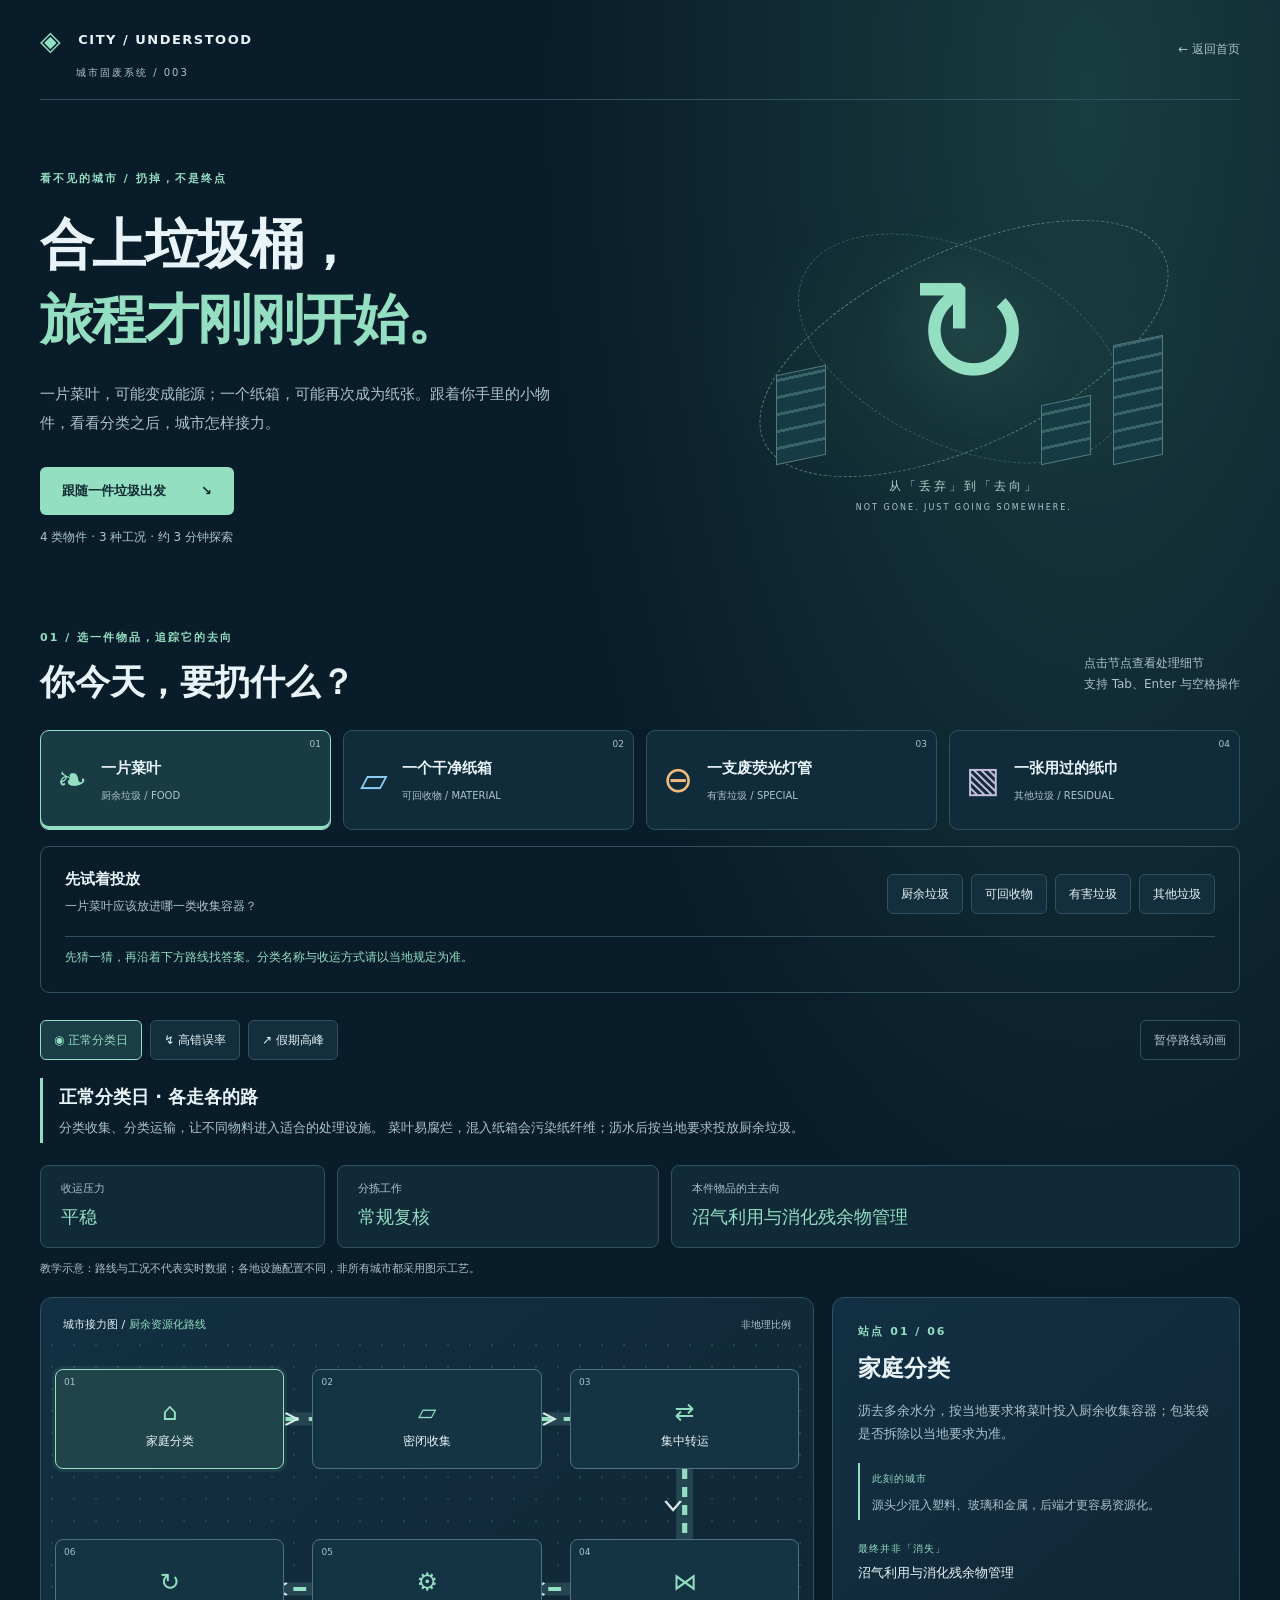
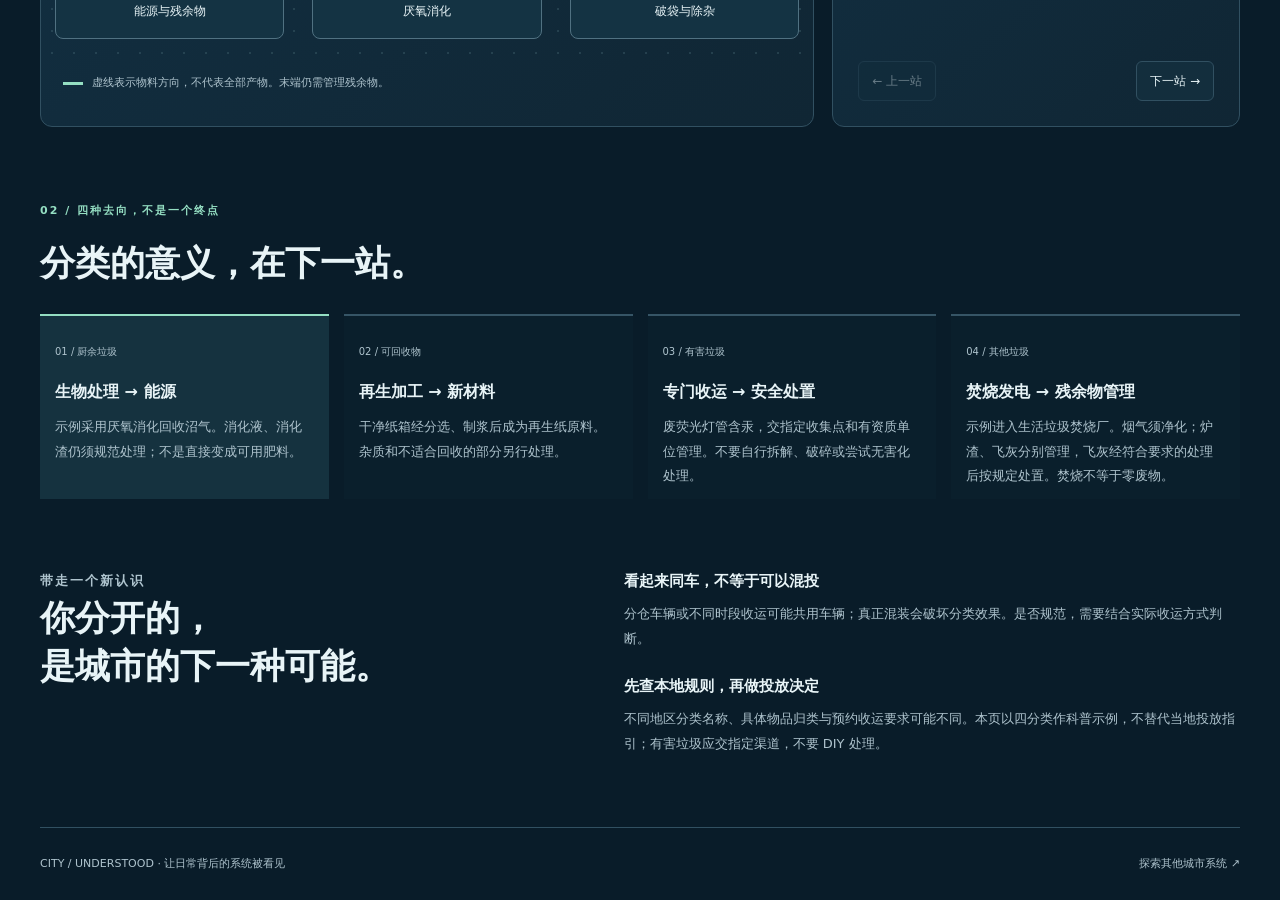
<file: waste_sorting.html>
<!DOCTYPE html>
<html lang="zh-CN">
<head>
  <meta charset="UTF-8">
  <meta name="viewport" content="width=device-width, initial-scale=1">
  <meta name="description" content="跟随一片菜叶、一个纸箱、一支废荧光灯管或一张用过的纸巾，探索分类之后的城市旅程。">
  <meta name="theme-color" content="#091c29">
  <title>分类之后 · 垃圾的城市旅程</title>
  <link rel="stylesheet" href="./waste.css">
  <script src="./waste.js" defer></script>
  <link rel="stylesheet" href="./city-context.css">
  <script src="./city-day-data.js" defer></script>
  <script src="./city-context.js" defer></script>
</head>
<body data-stream="food" data-scenario="normal">
  <a class="skip-link" href="#journey">跳到互动旅程</a>
  <header class="topbar wrap">
    <a class="brand" href="./index.html"><span aria-hidden="true">◈</span> CITY / UNDERSTOOD<small>城市固废系统 / 003</small></a>
    <a class="home-link" href="./index.html">← 返回首页</a>
  </header>
  <main>
    <section class="hero wrap" aria-labelledby="title">
      <div>
        <p class="eyebrow">看不见的城市 / 扔掉，不是终点</p>
        <h1 id="title">合上垃圾桶，<br><em>旅程才刚刚开始。</em></h1>
        <p class="lede">一片菜叶，可能变成能源；一个纸箱，可能再次成为纸张。跟着你手里的小物件，看看分类之后，城市怎样接力。</p>
        <a class="start-link" href="#journey">跟随一件垃圾出发 <span aria-hidden="true">↘</span></a>
        <p class="fine">4 类物件 · 3 种工况 · 约 3 分钟探索</p>
      </div>
      <div class="hero-art" aria-hidden="true">
        <div class="orbit orbit-one"></div><div class="orbit orbit-two"></div>
        <div class="city-block block-a"></div><div class="city-block block-b"></div><div class="city-block block-c"></div>
        <div class="hero-symbol">↻</div>
        <div class="art-label">从「丢弃」到「去向」<small>NOT GONE. JUST GOING SOMEWHERE.</small></div>
      </div>
    </section>

    <section class="wrap explorer" id="journey" aria-labelledby="journey-title">
      <div class="section-heading"><div><p class="eyebrow">01 / 选一件物品，追踪它的去向</p><h2 id="journey-title">你今天，要扔什么？</h2></div><p class="fine">点击节点查看处理细节<br>支持 Tab、Enter 与空格操作</p></div>
      <noscript><p class="notice">请启用 JavaScript 使用物品选择、投放判断、场景切换和节点说明。下方保留四类去向及安全提醒。</p></noscript>
      <div class="item-grid" role="group" aria-label="选择要丢弃的物品">
        <button type="button" class="item" data-item="food" aria-pressed="true"><span class="item-icon" aria-hidden="true">❧</span><span><strong>一片菜叶</strong><small>厨余垃圾 / FOOD</small></span><span class="item-number">01</span></button>
        <button type="button" class="item" data-item="recycle" aria-pressed="false"><span class="item-icon" aria-hidden="true">▱</span><span><strong>一个干净纸箱</strong><small>可回收物 / MATERIAL</small></span><span class="item-number">02</span></button>
        <button type="button" class="item" data-item="hazard" aria-pressed="false"><span class="item-icon" aria-hidden="true">⊖</span><span><strong>一支废荧光灯管</strong><small>有害垃圾 / SPECIAL</small></span><span class="item-number">03</span></button>
        <button type="button" class="item" data-item="residual" aria-pressed="false"><span class="item-icon" aria-hidden="true">▧</span><span><strong>一张用过的纸巾</strong><small>其他垃圾 / RESIDUAL</small></span><span class="item-number">04</span></button>
      </div>
      <div class="sorting-task">
        <div><h3>先试着投放</h3><p id="sort-question">一片菜叶应该放进哪一类收集容器？</p></div>
        <div class="bin-choices" role="group" aria-label="选择投放分类">
          <button type="button" data-bin="food">厨余垃圾</button><button type="button" data-bin="recycle">可回收物</button><button type="button" data-bin="hazard">有害垃圾</button><button type="button" data-bin="residual">其他垃圾</button>
        </div>
        <p id="sort-feedback" class="feedback" role="status">先猜一猜，再沿着下方路线找答案。分类名称与收运方式请以当地规定为准。</p>
      </div>
      <div class="control-bar">
        <div class="scenario-switch" role="group" aria-label="城市运行场景">
          <button type="button" data-mode="normal" aria-pressed="true">◉ 正常分类日</button>
          <button type="button" data-mode="error" aria-pressed="false">↯ 高错误率</button>
          <button type="button" data-mode="holiday" aria-pressed="false">↗ 假期高峰</button>
        </div>
        <button type="button" id="motion-toggle" aria-pressed="false">暂停路线动画</button>
      </div>
      <div class="scenario-banner" role="status" aria-live="polite" aria-atomic="true"><h3 id="scenario-title">正常分类日 · 各走各的路</h3><p id="scenario-copy">分类收集、分类运输，让不同物料进入适合的处理设施。</p></div>
      <div class="metrics" aria-label="当前工况">
        <div><span>收运压力</span><strong id="load-value">平稳</strong></div>
        <div><span>分拣工作</span><strong id="sort-value">常规复核</strong></div>
        <div><span>本件物品的主去向</span><strong id="destination-value">沼气利用与消化残余物管理</strong></div>
      </div>
      <p class="fine model-note">教学示意：路线与工况不代表实时数据；各地设施配置不同，非所有城市都采用图示工艺。</p>
      <div class="journey-grid">
        <div class="map-panel">
          <div class="map-heading"><span>城市接力图 / <strong id="route-name">厨余资源化路线</strong></span><span>非地理比例</span></div>
          <div class="waste-map">
            <svg class="route-svg" viewBox="0 0 600 340" preserveAspectRatio="none" aria-hidden="true">
              <path class="route-bed" d="M100 85H500V255H100"></path>
              <path id="route-path" class="route-flow" d="M100 85H500V255H100"></path>
              <path class="direction-arrows" d="m190 79 9 6-9 6m200-12 9 6-9 6m95 76 6 9 6-9m-106 82-9 6 9 6m-200-12-9 6 9 6"></path>
            </svg>
            <div class="route-nodes" id="route-nodes"></div>
          </div>
          <div class="route-note"><span class="route-key" aria-hidden="true"></span><p id="route-note">实线去向不等于全部产物；末端仍需管理残余物。</p></div>
        </div>
        <aside class="detail-panel" aria-labelledby="node-title">
          <p class="eyebrow" id="node-step">站点 01 / 06</p><h3 id="node-title">家庭分类</h3>
          <p id="node-copy">沥去多余水分，按当地要求将菜叶投放到厨余收集容器。</p>
          <div class="detail-context"><span>此刻的城市</span><p id="node-context">源头分开投放，为后续资源化创造条件。</p></div>
          <div class="destination-tag"><span>最终并非「消失」</span><strong id="node-destination">沼气利用与消化残余物管理</strong></div>
          <div class="step-controls"><button type="button" id="previous-node" disabled>← 上一站</button><button type="button" id="next-node">下一站 →</button></div>
        </aside>
      </div>
      <p id="journey-announcement" class="sr-only" aria-live="polite" aria-atomic="true"></p>
    </section>

    <section class="wrap destinations" aria-labelledby="destinations-title">
      <p class="eyebrow">02 / 四种去向，不是一个终点</p><h2 id="destinations-title">分类的意义，在下一站。</h2>
      <div class="destination-grid">
        <article data-destination="food" class="active"><span>01 / 厨余垃圾</span><h3>生物处理 → 能源</h3><p>示例采用厌氧消化回收沼气。消化液、消化渣仍须规范处理；不是直接变成可用肥料。</p></article>
        <article data-destination="recycle"><span>02 / 可回收物</span><h3>再生加工 → 新材料</h3><p>干净纸箱经分选、制浆后成为再生纸原料。杂质和不适合回收的部分另行处理。</p></article>
        <article data-destination="hazard"><span>03 / 有害垃圾</span><h3>专门收运 → 安全处置</h3><p>废荧光灯管含汞，交指定收集点和有资质单位管理。不要自行拆解、破碎或尝试无害化处理。</p></article>
        <article data-destination="residual"><span>04 / 其他垃圾</span><h3>焚烧发电 → 残余物管理</h3><p>示例进入生活垃圾焚烧厂。烟气须净化；炉渣、飞灰分别管理，飞灰经符合要求的处理后按规定处置。焚烧不等于零废物。</p></article>
      </div>
    </section>
    <section class="wrap takeaways" aria-labelledby="takeaway-title"><div><p class="eyebrow">带走一个新认识</p><h2 id="takeaway-title">你分开的，<br>是城市的下一种可能。</h2></div><div><h3>看起来同车，不等于可以混投</h3><p>分仓车辆或不同时段收运可能共用车辆；真正混装会破坏分类效果。是否规范，需要结合实际收运方式判断。</p><h3>先查本地规则，再做投放决定</h3><p>不同地区分类名称、具体物品归类与预约收运要求可能不同。本页以四分类作科普示例，不替代当地投放指引；有害垃圾应交指定渠道，不要 DIY 处理。</p></div></section>
  </main>
  <footer class="wrap footer"><span>CITY / UNDERSTOOD · 让日常背后的系统被看见</span><a href="./index.html">探索其他城市系统 ↗</a></footer>
</body>
</html>
</file>
<file: homepage.css>
:root {
  color-scheme: dark;
  --bg: #101715;
  --surface: #17201c;
  --text: #eef0e9;
  --muted: #a4afa6;
  --mint: #c3edaa;
  --line: #2b352f;
}
* { box-sizing: border-box; }
html { scroll-behavior: smooth; scroll-padding-top: 30px; }
body { margin: 0; background: var(--bg); color: var(--text); font-family: "Segoe UI", Arial, sans-serif; -webkit-font-smoothing: antialiased; }
a { color: inherit; text-decoration: none; }
button { font: inherit; }
button, a { -webkit-tap-highlight-color: transparent; }
a:focus-visible, button:focus-visible { outline: 2px solid var(--mint); outline-offset: 6px; }
[hidden] { display: none !important; }
svg { fill: none; stroke: currentColor; stroke-width: 1.5; stroke-linejoin: round; stroke-linecap: round; }
.wrap { width: min(1280px, calc(100% - 96px)); margin-inline: auto; }
.muted { color: var(--muted); line-height: 1.7; }
.skip-link { position: absolute; top: -80px; left: 20px; z-index: 10; padding: 14px; background: var(--mint); color: var(--bg); }
.skip-link:focus { top: 10px; }
.site-header { display: flex; justify-content: space-between; align-items: center; gap: 24px; min-height: 112px; border-bottom: 1px solid var(--line); }
.brand { display: flex; gap: 12px; align-items: center; min-height: 44px; font-size: 15px; font-weight: 750; letter-spacing: 1.3px; white-space: nowrap; }
.brand svg { width: 34px; height: 34px; color: var(--mint); }
.brand-divider { color: var(--mint); margin: 0 6px; }
.brand-caption { display: block; font-size: 8px; letter-spacing: 2px; color: var(--muted); margin-top: 6px; font-weight: 400; }
nav { display: flex; align-items: center; gap: 34px; font-size: 13px; }
nav a { display: inline-flex; align-items: center; min-height: 44px; transition: color .2s; }
nav a:hover, .text-link:hover, .site-footer a:hover { color: var(--mint); }
.nav-demo { border: 1px solid #53634f; padding: 12px 18px; border-radius: 5px; }
.nav-demo span { margin-left: 18px; color: var(--mint); }
.hero { display: grid; grid-template-columns: 1fr 1.1fr; align-items: center; gap: 10px; padding-block: 70px 62px; }
.eyebrow { font-size: 10px; font-weight: 600; letter-spacing: 1.8px; color: var(--mint); margin: 0 0 23px; line-height: 1.6; }
.status-dot { display: inline-block; width: 6px; height: 6px; background: var(--mint); border-radius: 50%; vertical-align: middle; margin-right: 7px; box-shadow: 0 0 9px #c3edaa40; }
h1 { font-size: clamp(60px, 6.7vw, 94px); line-height: 1.04; letter-spacing: -5px; font-weight: 600; margin: 0 0 28px; }
h1 em, h2 em { color: var(--mint); font-weight: inherit; font-style: normal; }
.hero-lede { font-size: 17px; margin: 0 0 12px; }
.hero-description { max-width: 425px; font-size: 13px; margin: 0; }
.hero-actions { display: flex; align-items: center; flex-wrap: wrap; gap: 26px; margin-top: 30px; }
.button { display: inline-flex; align-items: center; justify-content: space-between; gap: 28px; padding: 16px 21px; border-radius: 4px; font-size: 12px; font-weight: 650; transition: background .2s, transform .2s; }
.button-primary { background: var(--mint); color: #172016; }
.button-primary:hover { background: #d7fac4; transform: translateY(-2px); }
.text-link { display: inline-flex; align-items: center; min-height: 44px; gap: 13px; font-size: 12px; transition: color .2s; }
.play-icon { display: inline-grid; place-items: center; width: 27px; height: 27px; border: 1px solid #4d594f; border-radius: 50%; font-size: 8px; }
.hero-note { margin-top: 35px; color: #8d9b91; font-size: 10px; }
.tiny-network { letter-spacing: 2px; color: var(--mint); margin-right: 8px; }
.city-visual { position: relative; min-width: 0; }
.visual-heading, .map-caption { display: flex; justify-content: space-between; gap: 10px; font-size: 8px; letter-spacing: 1.2px; color: #8fa294; }
.visual-heading { padding-inline: 25px; }
.visual-heading > span:first-child { color: var(--mint); }
.city-link { display: block; position: relative; }
.city-link img { display: block; width: 100%; height: auto; }
.map-label { position: absolute; bottom: 21%; right: 2%; padding: 10px 12px; background: #1c2a22ed; border: 1px solid #52664c; border-radius: 4px; font-size: 10px; box-shadow: 0 8px 30px #0005; }
.map-label > span:last-child { color: var(--mint); margin-left: 12px; }
.city-link:hover .map-label { background: #2c3b2b; }
.map-caption { margin: -20px 20px 0; position: relative; }
.map-legend { display: flex; justify-content: center; gap: 24px; margin-top: 23px; color: var(--muted); font-size: 9px; }
.map-legend i { width: 13px; height: 2px; display: inline-block; vertical-align: middle; margin-right: 6px; }
.electricity { background: #c3edaa; }.water { background: #7bc9d5; }.transit { background: #d6a475; }
.intro-strip { display: flex; align-items: center; justify-content: space-between; gap: 25px; border-block: 1px solid var(--line); padding-block: 25px; }
.intro-strip p { color: var(--muted); font-size: 12px; line-height: 1.8; margin: 0; }
.intro-strip strong { color: var(--text); font-weight: 500; }
.intro-strip > a { font-size: 9px; letter-spacing: 1.5px; color: var(--muted); }
.intro-strip > a span { font-size: 20px; margin-left: 30px; color: var(--mint); }
.categories-section { padding-top: 78px; }
.section-heading { display: flex; justify-content: space-between; align-items: flex-end; gap: 30px; margin-bottom: 30px; }
.section-heading .eyebrow { margin-bottom: 13px; }
h2 { font-size: clamp(28px, 3vw, 40px); line-height: 1.18; letter-spacing: -1.3px; font-weight: 500; margin: 0; }
.section-heading > p { font-size: 12px; margin: 0 0 4px; }
.category-grid { display: grid; grid-template-columns: repeat(4, minmax(0, 1fr)); gap: 14px; }
.category-card { position: relative; padding: 25px 22px 22px; background: #161e19; border: 1px solid var(--line); border-radius: 6px; transition: border-color .2s, background .2s, transform .2s; }
.category-card:hover { border-color: #7c9a6e; background: #1d2920; transform: translateY(-3px); }
.category-icon { display: block; width: 54px; height: 44px; margin-bottom: 27px; color: var(--mint); }
.category-card:nth-child(2) .category-icon { color: #d7c68c; }
.category-card:nth-child(3) .category-icon { color: #d5ad8c; }
.category-card:nth-child(4) .category-icon { color: #9abfcf; }
.category-number { position: absolute; top: 26px; right: 21px; font-size: 9px; color: var(--muted); }
.category-number span { margin-left: 17px; font-size: 15px; }
h3 { font-weight: 550; letter-spacing: -.3px; }
.category-card h3 { font-size: 15px; margin: 0 0 12px; }
.category-card p { color: var(--muted); font-size: 12px; line-height: 1.8; margin: 0 0 22px; }
.category-count { font-size: 11px; color: #c2cec0; border-top: 1px solid var(--line); display: block; padding-top: 14px; }
.topics-section { padding-top: 82px; }
.section-description { max-width: 315px; }
.filter-bar { display: flex; gap: 20px; align-items: center; justify-content: space-between; border-bottom: 1px solid var(--line); padding-bottom: 18px; margin-bottom: 27px; }
.filters { display: flex; flex-wrap: wrap; gap: 7px; }
.filter { border: 1px solid transparent; background: transparent; min-height: 44px; padding: 9px 13px; color: var(--muted); font-size: 12px; cursor: pointer; border-radius: 4px; transition: background .2s, color .2s; }
.filter:hover { color: var(--text); background: #253026; }
.filter.active { color: var(--mint); background: #253222; border-color: #45543d; }
.filter span { padding-left: 8px; color: #d6dfd0; font-size: 11px; }
.result-count { font-size: 11px; color: var(--muted); white-space: nowrap; margin: 0; }
.demo-grid { display: grid; grid-template-columns: repeat(3, minmax(0, 1fr)); gap: 23px; }
.demo-card { display: flex; flex-direction: column; border: 1px solid var(--line); border-radius: 7px; background: #151d18; overflow: hidden; }
.featured { border-color: #677e57; }
.demo-art { height: 208px; position: relative; overflow: hidden; background: radial-gradient(ellipse at 50% 80%, #28402c 0%, #1a251e 66%); color: #90bda0; border-bottom: 1px solid var(--line); }
.demo-art > svg { width: 100%; height: 100%; stroke-width: 1.3; }
.art-grid { stroke: currentColor; opacity: .13; }
.art-solid { fill: #1a2a23; }
.badge { position: absolute; z-index: 1; top: 15px; left: 15px; padding: 6px 8px; background: #101715db; color: #b6c0b7; border: 1px solid #82908336; border-radius: 3px; font-size: 10px; letter-spacing: 1px; }
.badge.live { color: var(--mint); border-color: #a5ca7750; }
.badge .status-dot { width: 4px; height: 4px; }
.art-index { position: absolute; bottom: 12px; right: 14px; font-size: 7px; letter-spacing: 1.5px; color: #a0b2a1; }
.power-art img { width: 100%; height: 135%; object-fit: contain; margin-top: -28px; transition: transform .5s; }
.power-art:hover img { transform: scale(1.05); }
.water-art { background: radial-gradient(ellipse at 50% 80%, #203e40, #19282a 70%); color: #84bec4; }
.water-art .art-solid { fill: #1d3335; }
.water-pipe { stroke: #8ce2e8; stroke-width: 4; stroke-dasharray: 8 6; animation: flow 6s linear infinite; }
.drop { fill: #94d9de22; }
.waste-art { color: #b6c991; background: radial-gradient(ellipse at 50% 80%, #35402b, #222b20 70%); }
.waste-art .art-solid { fill: #2e3925; }
.waste-route { stroke: #c0d695; stroke-width: 3; stroke-dasharray: 4 5; }
.package-art { color: #d5ab82; background: radial-gradient(ellipse at 50% 80%, #48392b, #2d251e 70%); }
.package-art .art-solid { fill: #453326; }
.package-route { stroke: #d5ab82; stroke-dasharray: 5 5; stroke-width: 2; }
.metro-art { color: #a4b8ce; background: radial-gradient(ellipse at 50% 80%, #2c3b4a, #202832 70%); }
.metro-preview .metro-platform { fill: #344755; stroke: #587386; }
.metro-preview .metro-platform-edge { stroke: #d3c09a; stroke-width: 2; }
.metro-preview .metro-rails { stroke: #9cb4c7; stroke-width: 2; }
.metro-preview .metro-sleepers { stroke: #526e82; stroke-width: 3; }
.metro-preview .metro-undercar { fill: #304553; stroke: #597384; }
.metro-preview .metro-wheels { fill: #182b3b; stroke: #7d9aae; stroke-width: 2; }
.metro-preview .metro-body { fill: url(#metro-body); stroke: #c6dce7; }
.metro-preview .metro-roof { fill: #8aa6b8; stroke: #c6dce7; }
.metro-preview .metro-window { fill: #18374b; stroke: #acc9dc; }
.metro-preview .metro-door { fill: #6e8ca3; stroke: #d2e0e9; }
.metro-preview .metro-door-seam { stroke: #b3cbdc; }
.metro-preview .metro-stripe, .metro-preview .metro-front-stripe { stroke: #9de2ce; stroke-width: 4; }
.metro-preview .metro-joint { fill: #233949; stroke: #7794a7; }
.metro-preview .metro-joint-folds { stroke: #5b778b; }
.metro-preview .metro-cab { fill: url(#metro-cab); stroke: #d2e4ec; }
.metro-preview .metro-light { stroke: #fcf1c4; stroke-width: 3; }
.metro-preview .metro-destination { fill: #19374b; stroke: none; font: 6px "Segoe UI", sans-serif; letter-spacing: 1px; }
.metro-preview .metro-station-sign rect { fill: #a4d5dd; stroke: #cbe8ec; }
.metro-preview .metro-station-sign text { fill: #163247; stroke: none; font: 700 18px "Segoe UI", sans-serif; text-anchor: middle; }
.building-art { color: #b9a6cb; background: radial-gradient(ellipse at 50% 80%, #3b3345, #26222b 70%); }
.building-preview .building-side { fill: #40364e; stroke: #9d89b0; }
.building-preview .building-side-windows { fill: #201f2d; stroke: #8e7c9f; }
.building-preview .building-shell { fill: #292534; stroke: #c5b2d4; }
.building-preview .building-floor > path:first-child { fill: #353340; stroke: none; }
.building-preview .building-room-window, .building-preview .building-entrance { fill: #354c5b; stroke: #a4bbc8; }
.building-preview .building-furniture { fill: #8d7c9f; stroke: #c9b8d7; }
.building-preview .building-chair { stroke: #c9b8d7; }
.building-preview .building-plant { fill: #8fb59e; stroke: #9cc9ae; }
.building-preview .building-planter { fill: #b7a08a; stroke: #d1bca6; }
.building-preview .building-slabs, .building-preview .building-roof { fill: #776980; stroke: #bfaccd; }
.building-preview .building-shaft { fill: #201d2d; stroke: #9180a6; }
.building-preview .building-cable { stroke: #ad9cba; }
.building-preview .building-lift-car { fill: #ad9bc0; stroke: #e4d4ec; }
.building-preview .building-lift-doors { fill: #5d526f; stroke: #d6c6e2; }
.building-preview .building-lift-arrow { stroke: #c9b8e3; stroke-width: 2; }
.building-preview .building-duct { stroke: #9dc9b7; stroke-width: 3; }
.building-preview .building-hvac { fill: #647d83; stroke: #b9d1d1; }
.building-preview .building-fans { fill: #35454e; stroke: #b9d1d1; }
.building-preview .building-vent { stroke: #9dc9b7; stroke-width: 2; }
.building-preview .building-water { fill: none; stroke: #91d6ed; stroke-width: 2.5; stroke-linejoin: round; }
.building-preview .building-water-tank, .building-preview .building-pump { fill: #406476; }
.building-preview .building-electricity { fill: none; stroke: #e8be7d; stroke-width: 2; stroke-linejoin: round; }
.building-preview .building-lamp { stroke: #ffe3a3; stroke-width: 3; stroke-linecap: round; }
.building-preview .building-switchboard { fill: #675647; stroke: #cfb089; }
.building-preview .building-bolt { stroke: #ffe3a3; stroke-width: 1.3; }
.building-preview .building-ground { stroke: #8e809b; }
.traffic-art { color: #d7bc81; background: radial-gradient(ellipse at 50% 80%, #49412a, #2b281c 70%); }
.traffic-art .art-solid { fill: #302d22; }
.message-art { color: #a7b9ec; background: radial-gradient(ellipse at 50% 80%, #303b61, #202535 70%); }
.message-art .art-solid { fill: #28334e; }
.drainage-art { color: #8ebeb8; background: radial-gradient(ellipse at 50% 80%, #29473f, #1d2c28 70%); }
.drainage-art .art-solid { fill: #233d35; }
.city-day-entry { display: flex; align-items: center; justify-content: space-between; gap: 30px; margin-top: 40px; padding: 30px; border: 1px solid #536e47; border-radius: 8px; background: linear-gradient(110deg, #253820, #17241c); }
.city-day-entry .eyebrow { margin-bottom: 12px; }
.city-day-entry h2 { font-size: clamp(26px, 3vw, 36px); line-height: 1.2; text-wrap: balance; }
.city-day-entry p:not(.eyebrow) { color: var(--muted); font-size: 13px; line-height: 1.8; max-width: 590px; margin-bottom: 0; }
.city-day-scenarios { display: flex; flex-wrap: wrap; gap: 8px; list-style: none; padding: 0; margin: 18px 0 0; }
.city-day-scenarios li { color: #d3dfcb; border: 1px solid #526648; border-radius: 999px; padding: 4px 10px; font-size: 11px; }
.city-day-entry .button { flex-shrink: 0; }
@media(max-width: 700px) { .city-day-entry { display: block; padding: 24px; }.city-day-entry .button { margin-top: 24px; } }
.demo-content { padding: 22px; display: flex; flex-direction: column; flex: 1; }
.tags { display: flex; flex-wrap: wrap; gap: 6px; }
.tags span { font-size: 10px; color: #b5c5af; background: #a4c18a0b; border: 1px solid #3b4637; border-radius: 3px; padding: 4px 6px; }
.demo-content h3 { font-size: 20px; margin: 16px 0 10px; }
.demo-content > p { font-size: 12px; line-height: 1.8; color: var(--muted); margin: 0 0 19px; }
.interaction { font-size: 11px; line-height: 1.6; color: #a5b4a3; margin-top: auto; padding-bottom: 18px; }
.interaction span { margin-right: 5px; font-size: 16px; }
.card-action { display: flex; align-items: center; justify-content: space-between; min-height: 48px; border-top: 1px solid var(--line); padding-top: 16px; font-size: 12px; color: var(--mint); }
a.card-action:hover { color: #e0ffce; }
.card-action span { font-size: 17px; }
.unavailable { color: #8e9a90; }
.unavailable span { opacity: .4; }
.catalog-note { font-size: 10px; color: var(--muted); line-height: 1.8; margin: 22px 0 0; text-align: center; }
.language-note { font-size: 12px; color: var(--muted); line-height: 1.8; margin: 12px auto 0; text-align: center; max-width: 720px; }
.approach { margin-top: 84px; border-block: 1px solid var(--line); padding-block: 48px; display: grid; grid-template-columns: 1fr 1fr; gap: 70px; }
.approach h2 { font-size: clamp(27px, 2.6vw, 35px); }
.approach .eyebrow { margin-bottom: 20px; }
.approach-steps { display: grid; gap: 19px; }
.approach-steps > div { display: flex; gap: 19px; align-items: baseline; }
.approach-steps > div > span { font-size: 10px; color: var(--mint); }
.approach-steps p { font-size: 11px; line-height: 1.8; color: var(--muted); margin: 0; }
.approach-steps strong { display: block; font-size: 12px; font-weight: 550; color: var(--text); }
.closing { text-align: center; padding-block: 66px 73px; }
.closing-mark { font-size: 34px; color: var(--mint); }
.closing p { font-size: clamp(22px, 2.7vw, 35px); line-height: 1.4; font-weight: 450; letter-spacing: -.8px; margin: 20px 0 25px; }
.closing p span { color: var(--muted); }
.closing .text-link { color: var(--mint); }
.site-footer { display: flex; justify-content: space-between; align-items: center; gap: 20px; min-height: 88px; border-top: 1px solid var(--line); font-size: 9px; color: var(--muted); }
.site-footer a { display: inline-flex; align-items: center; min-height: 44px; }
.footer-brand { font-size: 11px; letter-spacing: 1px; color: #d5dfd0; font-weight: 650; }
@keyframes flow { to { stroke-dashoffset: -140; } }
@media (min-width: 1500px) { .hero { padding-block: 90px; } }
@media (max-width: 1050px) {
  .wrap { width: calc(100% - 56px); }
  .hero { grid-template-columns: 1fr 1fr; padding-block: 55px; }
  h1 { font-size: 70px; }
  .hero-actions { gap: 17px; }
  .category-grid { grid-template-columns: repeat(2, minmax(0, 1fr)); }
  .category-card p { max-width: 290px; }
  .demo-grid { grid-template-columns: repeat(2, minmax(0, 1fr)); }
  .map-coordinates { display: none; }
  .visual-heading { padding-inline: 5px; font-size: 7px; }
  .map-label { font-size: 8px; }
  .filter-bar { align-items: flex-start; }
  .result-count { padding-top: 10px; }
}
@media (max-width: 700px) {
  .wrap { width: calc(100% - 36px); }
  .site-header { min-height: 90px; flex-wrap: wrap; justify-content: center; gap: 18px; padding-block: 21px; }
  .brand { font-size: 14px; }
  nav { gap: 25px; font-size: 11px; }
  .nav-demo { padding: 8px 12px; }
  .nav-demo span { margin-left: 8px; }
  .hero { grid-template-columns: 1fr; gap: 42px; padding-block: 42px 32px; }
  h1 { font-size: clamp(61px, 13vw, 82px); letter-spacing: -3.5px; }
  .hero-lede { font-size: 15px; }
  .hero-description { max-width: 100%; }
  .hero .eyebrow { font-size: 8px; letter-spacing: 1.4px; }
  .hero-actions { gap: 20px; }
  .hero-note { margin-top: 25px; }
  .city-visual { max-width: 540px; width: 100%; margin-inline: auto; }
  .map-label { font-size: 9px; }
  .intro-strip { flex-wrap: wrap; gap: 18px; padding-block: 23px; }
  .intro-strip p { font-size: 11px; }
  .intro-strip > a { width: 100%; }
  .categories-section, .topics-section { padding-top: 52px; }
  .section-heading { align-items: flex-start; flex-direction: column; gap: 15px; }
  .section-description { max-width: 100%; }
  .category-grid { gap: 10px; }
  .category-card { padding: 18px 15px; }
  .category-card h3 { font-size: 14px; min-height: 34px; }
  .category-card p { font-size: 12px; }
  .category-number { top: 20px; right: 15px; }
  .category-number span { margin-left: 8px; }
  .category-icon { width: 45px; margin-bottom: 20px; }
  .filter-bar { flex-direction: column; gap: 13px; }
  .filter { padding: 9px 10px; }
  .result-count { padding-top: 0; }
  .demo-grid { grid-template-columns: 1fr; gap: 20px; }
  .demo-art { height: 225px; }
  .demo-art svg { max-width: 430px; display: block; margin-inline: auto; }
  .demo-content h3 { font-size: 22px; }
  .demo-content > p { font-size: 13px; }
  .interaction { font-size: 11px; }
  .approach { grid-template-columns: 1fr; gap: 32px; margin-top: 52px; padding-block: 35px; }
  .closing { padding-block: 47px; }
  .site-footer { flex-wrap: wrap; padding-block: 25px; gap: 14px; }
  .site-footer p { order: 3; width: 100%; margin: 0; }
}
@media (prefers-reduced-motion: reduce) {
  html { scroll-behavior: auto; }
  *, *::before, *::after { animation: none !important; transition: none !important; }
}
</file>
<file: systems.css>
@charset "UTF-8";
:root { color-scheme: dark; --bg: #10191e; --card: #19262e; --line: #33434b; --text: #edf2ef; --muted: #aec0c6; --accent: #9dcbe8; }
* { box-sizing: border-box; }
html { scroll-behavior: smooth; scroll-padding-top: 20px; }
body { margin: 0; background: radial-gradient(ellipse at 85% 5%, #25415355, transparent 40%), var(--bg); color: var(--text); font-family: "Segoe UI", "Microsoft YaHei", sans-serif; line-height: 1.7; }
body[data-demo="building"] { --bg: #19171f; --card: #27232f; --line: #494151; --muted: #bfb4cd; --accent: #d3b4ec; background: radial-gradient(ellipse at 85% 5%, #59436744, transparent 40%), var(--bg); }
a { color: inherit; text-decoration: none; }
button { font: inherit; cursor: pointer; color: var(--text); background: transparent; border: 1px solid var(--line); padding: 10px 15px; border-radius: 6px; transition: background .2s, border-color .2s; }
button:hover { border-color: var(--accent); }
button[aria-pressed="true"] { background: var(--accent); color: var(--bg); border-color: var(--accent); }
button:disabled { opacity: .35; cursor: default; }
a:focus-visible, button:focus-visible, [tabindex]:focus-visible { outline: 3px solid var(--accent); outline-offset: 4px; }
.wrap { width: min(1200px, calc(100% - 64px)); margin-inline: auto; }
.skip { position: absolute; top: -90px; left: 20px; padding: 15px; background: var(--accent); color: var(--bg); z-index: 5; }.skip:focus { top: 10px; }
.topbar { display: flex; justify-content: space-between; gap: 20px; align-items: center; padding-block: 27px; border-bottom: 1px solid var(--line); font-size: 13px; }
.brand { letter-spacing: 2px; font-weight: 700; }
.topbar > a:last-child { color: var(--accent); }
.hero { position: relative; padding-block: 75px 65px; overflow: hidden; }
.hero::after { content: "\2197"; position: absolute; right: 3%; top: -35px; font-size: 310px; color: var(--accent); opacity: .05; pointer-events: none; }
.eyebrow { font-size: 11px; letter-spacing: 2px; color: var(--accent); margin: 0 0 20px; }
h1 { font-size: clamp(35px, 5.2vw, 66px); line-height: 1.35; letter-spacing: -1px; margin: 0 0 24px; font-weight: 650; }
em { font-style: normal; color: var(--accent); }
.lede { color: var(--muted); font-size: 17px; max-width: 700px; }
.button { display: inline-block; background: var(--accent); color: var(--bg); padding: 13px 22px; border-radius: 5px; font-weight: 600; margin-top: 16px; }
h2 { font-size: clamp(24px, 3vw, 36px); font-weight: 550; margin: 0; line-height: 1.5; }
h3 { font-weight: 600; }
.section-heading { display: flex; justify-content: space-between; gap: 20px; align-items: end; margin-bottom: 25px; }.section-heading p:last-child { color: var(--muted); font-size: 13px; }
.controls, .controls > div { display: flex; flex-wrap: wrap; gap: 10px; }.controls { justify-content: space-between; }
.scenario-summary { background: var(--card); border-left: 3px solid var(--accent); padding: 18px 24px; margin-top: 20px; }.scenario-summary h3 { margin: 0 0 8px; }.scenario-summary p { margin: 0; color: var(--muted); }
.notice { color: var(--muted); font-size: 12px; line-height: 1.8; margin-block: 18px; }
.metrics { display: grid; grid-template-columns: repeat(3, 1fr); gap: 15px; margin-block: 24px; }.metrics > div { border: 1px solid var(--line); padding: 18px 22px; border-radius: 7px; }.metrics span { display: block; color: var(--muted); font-size: 12px; }.metrics strong { display: block; margin-top: 10px; font-size: clamp(18px, 2.4vw, 26px); font-weight: 500; color: var(--accent); }
.explorer-grid { display: grid; grid-template-columns: 1.5fr 1fr; gap: 20px; align-items: start; }.map-panel, .detail { background: var(--card); border: 1px solid var(--line); border-radius: 10px; padding: 24px; min-width: 0; }.map-heading { display: flex; justify-content: space-between; gap: 15px; color: var(--muted); font-size: 10px; letter-spacing: 1px; }.map-heading > span:last-child { color: var(--accent); }
.metro-map { position: relative; margin-block: 20px; }.metro-map svg { width: 100%; display: block; overflow: visible; }.map-grid { fill: none; stroke: #8eb3c5; stroke-width: 1; opacity: .09; }.river { fill: none; stroke: #315d72; stroke-width: 22; opacity: .4; }.track-bed { fill: none; stroke: #41647a; stroke-width: 18; }.track { fill: none; stroke: var(--accent); stroke-width: 3; }.station-dots { fill: #1d313e; stroke: #bbdef3; stroke-width: 4; }.map-labels { fill: var(--muted); text-anchor: middle; font-size: 16px; }.disruption { display: none; stroke: #efb16b; stroke-width: 20; stroke-dasharray: 8 6; fill: none; }[data-scenario="disrupted"] .disruption { display: block; }
.train { position: absolute; width: 17px; height: 9px; top: 0; left: 0; border-radius: 3px; background: #e7f6ff; box-shadow: 0 0 13px #aed9ff; offset-path: xywh(10.5% 35.3% 79% 53% round 20%); animation: travel 14s linear infinite; }.train-b { animation-delay: -7s; }.train-c { display: none; animation-delay: -3.5s; }[data-scenario="peak"] .train { animation-duration: 10s; }[data-scenario="peak"] .train-c { display: block; }[data-scenario="disrupted"] .train { animation-duration: 28s; background: #efb16b; }
.map-caption { color: var(--muted); font-size: 11px; margin: 18px 0; }.nodes { display: grid; grid-template-columns: repeat(2, minmax(0, 1fr)); gap: 10px; }.nodes button { font-size: 12px; text-align: left; }
.detail { scroll-margin-top: 20px; }.detail h3 { font-size: 27px; margin: 0 0 18px; }.detail > p:not(.eyebrow), .detail div p { font-size: 14px; color: var(--muted); }.detail h4 { margin: 0 0 10px; font-size: 12px; color: var(--accent); }.insight, .response { padding: 18px 0; border-top: 1px solid var(--line); }.insight p, .response p { margin: 0; }.step-controls { display: flex; justify-content: space-between; gap: 10px; padding-top: 20px; }.step-controls button { font-size: 12px; }
.choices-section { padding-top: 65px; }.choices { display: flex; flex-wrap: wrap; gap: 12px; margin-block: 25px; }.choice-detail { border: 1px solid var(--line); padding: 25px; border-radius: 8px; }.choice-detail h3 { margin-top: 0; }.choice-detail p { color: var(--muted); margin-bottom: 0; }
.building-map { position: relative; width: min(420px, 95%); margin: 28px auto; padding-top: 18px; }.roof { background: #42384c; border: 1px solid #816c90; padding: 10px; font-size: 11px; color: var(--muted); }.floor { position: relative; display: flex; gap: 15px; align-items: center; min-height: 82px; border: 1px solid #60506e; border-top: none; padding: 16px 75px 16px 16px; background: #2f2939; transition: background .2s; }.floor.selected { background: #50405f; box-shadow: inset 3px 0 var(--accent); }.floor-index { color: var(--accent); font-size: 11px; min-width: 28px; }.room { font-size: 10px; color: var(--muted); }.room > span { display: block; }.room i { width: 17px; height: 14px; display: inline-block; background: #b9a2c74d; border-bottom: 2px solid #cdb3df; margin: 8px 8px 0 0; }.plant { background: #221e2a; }.risers { position: absolute; top: 63px; right: 15px; bottom: 10px; display: flex; gap: 6px; }.risers i { display: block; width: 4px; opacity: .2; background: repeating-linear-gradient(to bottom, var(--accent) 0 9px, transparent 9px 16px); animation: pipes 2s linear infinite; }.risers i.selected { opacity: 1; box-shadow: 0 0 12px var(--accent); }[data-riser="water"] { --accent: #8dcfdf; }[data-riser="power"] { --accent: #ebd799; }[data-riser="hvac"] { --accent: #a1d1b3; }[data-riser="safety"] { --accent: #e7a7a5; }[data-scenario="peak"] .risers i { animation-duration: 1s; }[data-scenario="maintenance"] .floor[data-floor="office"] { border-color: #efb16b; background-image: repeating-linear-gradient(135deg, transparent 0 10px, #efb16b0e 10px 20px); }
.takeaway { padding-block: 75px; text-align: center; }.takeaway p:not(.eyebrow) { color: var(--muted); max-width: 720px; margin: 25px auto; }.takeaway a { color: var(--accent); font-size: 13px; }footer { border-top: 1px solid var(--line); padding-block: 25px; color: var(--muted); font-size: 11px; }
.paused *, .paused *::before, .paused *::after { animation-play-state: paused !important; }
@keyframes travel { to { offset-distance: 100%; } }@keyframes pipes { to { background-position: 0 32px; } }
@media(max-width: 1000px) { .explorer-grid { grid-template-columns: 1.2fr 1fr; }.map-panel, .detail { padding: 18px; }.nodes { grid-template-columns: 1fr; } }
@media(max-width: 760px) { .wrap { width: calc(100% - 32px); }.topbar { font-size: 10px; }.brand { letter-spacing: 1px; }.hero { padding-block: 48px; }.lede { font-size: 15px; }.section-heading { display: block; }.explorer-grid { grid-template-columns: 1fr; }.nodes { grid-template-columns: repeat(2, minmax(0, 1fr)); }.metrics { gap: 8px; }.metrics > div { padding: 12px; }.metrics strong { font-size: 16px; }.metrics span { font-size: 10px; }.controls { gap: 18px; }.controls button { font-size: 12px; }.scenario-summary { padding: 18px; }.scenario-summary p { font-size: 13px; }.hero::after { font-size: 200px; }.choices-section { padding-top: 45px; }.choices button { font-size: 12px; }.takeaway { padding-block: 50px; } }
@media(prefers-reduced-motion: reduce) { html { scroll-behavior: auto; }*, *::before, *::after { animation: none !important; transition: none !important; } }
</file>
<file: city-context.css>
.city-context { box-sizing: border-box; display: flex; flex-wrap: wrap; align-items: center; justify-content: space-between; gap: 12px 24px; width: min(1200px, calc(100% - 32px)); margin: 20px auto; padding: 18px 22px; background: #1d3029; color: #e7f2e7; border: 1px solid #718a65; border-radius: 8px; font: 13px/1.8 "Segoe UI", "Microsoft YaHei", sans-serif; position: relative; z-index: 1; }
.city-context p { margin: 0; flex: 1 1 380px; }
.city-context a { color: #d3efb7; text-decoration: underline; text-underline-offset: 4px; flex: 0 1 auto; }
.city-context a:focus-visible { outline: 3px solid #d3efb7; outline-offset: 5px; }
.city-context .context-warning { color: #ffce92; flex-basis: 100%; }
</file>
<file: city-day.css>
@charset "UTF-8";
:root { color-scheme: dark; --bg: #101b1a; --card: #192a26; --line: #395149; --text: #edf3eb; --muted: #acc1b6; --accent: #c3edaa; }
* { box-sizing: border-box; }html { scroll-behavior: smooth; scroll-padding-top: 20px; }body { margin: 0; background: radial-gradient(ellipse at 75% 4%, #4f70452a, transparent 40%), var(--bg); color: var(--text); font-family: "Segoe UI", "Microsoft YaHei", sans-serif; line-height: 1.8; }a { color: inherit; text-decoration: none; }button { font: inherit; color: var(--text); background: transparent; border: 1px solid var(--line); padding: 11px 17px; border-radius: 6px; cursor: pointer; }button:hover { border-color: var(--accent); }button[aria-pressed="true"] { border-color: var(--accent); background: #bbdf9f1c; }a:focus-visible, button:focus-visible, [tabindex]:focus-visible { outline: 3px solid var(--accent); outline-offset: 4px; }.wrap { width: min(1200px, calc(100% - 64px)); margin-inline: auto; }.skip { position: absolute; top: -80px; left: 20px; background: var(--accent); color: var(--bg); padding: 12px; z-index: 3; }.skip:focus { top: 10px; }.topbar { display: flex; justify-content: space-between; gap: 20px; align-items: center; padding-block: 27px; border-bottom: 1px solid var(--line); font-size: 13px; }.brand { font-weight: 700; letter-spacing: 2px; }.topbar > a:last-child { color: var(--accent); }.hero { padding-block: 75px 65px; }.eyebrow { font-size: 11px; letter-spacing: 2px; color: var(--accent); margin: 0 0 20px; }h1 { font-size: clamp(36px, 5.2vw, 66px); line-height: 1.35; margin: 0 0 24px; }em { font-style: normal; color: var(--accent); }.lede { max-width: 730px; font-size: 17px; color: var(--muted); }.primary { display: inline-block; background: var(--accent); color: var(--bg); padding: 13px 22px; border-radius: 5px; font-size: 14px; font-weight: 600; }.hero .primary { margin-top: 15px; }.section-heading { display: flex; justify-content: space-between; align-items: end; gap: 25px; }h2 { font-size: clamp(23px, 3vw, 35px); margin: 0; font-weight: 550; }h3 { font-weight: 550; }.notice, .return-note { color: var(--muted); font-size: 12px; line-height: 1.9; }.warning { color: #ffce92; background: #533c25; padding: 15px; }.controls { display: flex; flex-wrap: wrap; gap: 12px; margin-block: 25px; }.scenario { display: flex; align-items: center; gap: 24px; padding: 24px; background: var(--card); border: 1px solid var(--line); border-radius: 8px; margin-bottom: 25px; }.scenario > span { font-size: 36px; font-family: ui-monospace, monospace; color: var(--accent); }.scenario h3 { margin: 0 0 10px; font-size: 20px; }.scenario p { color: var(--muted); font-size: 13px; margin: 0; }.city-grid { display: grid; grid-template-columns: 1.4fr 1fr; gap: 24px; align-items: start; }.city-map, .detail { background: var(--card); border: 1px solid var(--line); border-radius: 10px; padding: 24px; position: relative; min-width: 0; }.map-header { display: flex; justify-content: space-between; font-size: 8px; letter-spacing: 1px; color: var(--muted); gap: 15px; }.live-dot { color: var(--accent); }.connections { position: absolute; width: calc(100% - 48px); height: calc(100% - 90px); top: 50px; left: 24px; fill: none; stroke: #769877; stroke-width: 1; opacity: .3; pointer-events: none; }.connections circle { stroke-dasharray: 4 9; }.system-map { display: grid; grid-template-columns: repeat(3, minmax(0, 1fr)); gap: 18px; padding-block: 28px; position: relative; }.system-map button { display: flex; align-items: center; flex-direction: column; padding: 15px 6px; background: #14221e; border-color: #3a5146; min-width: 0; }.system-map button[data-level="direct"] { background: #2e472a; border-color: #a4ca8e; }.system-map button[data-level="secondary"] { background: #243d35; border-style: dashed; border-color: #88aaa0; }.system-map button[aria-pressed="true"] { outline: 2px solid var(--accent); outline-offset: 4px; }.system-icon { color: var(--accent); font-size: 28px; line-height: 1.6; }.system-map strong { font-size: 12px; font-weight: 550; }.system-map small { color: var(--muted); font-size: 8px; margin-top: 8px; }.legend { display: flex; flex-wrap: wrap; gap: 12px; color: var(--muted); font-size: 9px; }.detail h3 { font-size: 30px; margin: 0 0 15px; }#system-effect { color: var(--accent); font-size: 16px; }#system-copy { color: var(--muted); font-size: 14px; }.mapping-note { font-size: 11px; color: #d3d5a5; border-top: 1px solid var(--line); padding-top: 18px; }.detail .primary { margin-block: 13px; }.chains-section, .interventions { padding-top: 65px; }.chains { display: grid; gap: 18px; margin-top: 28px; }.chains ol { list-style: none; display: grid; grid-template-columns: repeat(3, minmax(0, 1fr)); gap: 30px; margin: 0; padding: 0; }.chains li { padding: 24px; background: var(--card); border: 1px solid var(--line); border-radius: 6px; font-size: 14px; position: relative; }.chains li:not(:last-child)::after { content: "\2192"; position: absolute; right: -24px; top: 28%; color: var(--accent); }.action-result { padding: 25px; border: 1px solid var(--line); border-left: 3px solid var(--accent); border-radius: 6px; }.action-result h3 { margin-top: 0; }.action-result p { color: var(--muted); font-size: 14px; }#action-limit { font-size: 12px; color: #c8cda5; }.closing { text-align: center; padding-block: 75px; }.closing p:not(.eyebrow) { color: var(--muted); max-width: 700px; margin: 25px auto; }.closing a { color: var(--accent); font-size: 13px; }footer { border-top: 1px solid var(--line); padding-block: 25px; color: var(--muted); font-size: 11px; }[hidden] { display: none !important; }
@media(max-width: 1000px) { .city-grid { grid-template-columns: 1.2fr 1fr; }.city-map, .detail { padding: 18px; }.system-map { gap: 12px; }.system-map strong { font-size: 11px; } }
@media(max-width: 760px) { .wrap { width: calc(100% - 32px); }.topbar { font-size: 10px; }.brand { letter-spacing: 1px; }.hero { padding-block: 48px; }.lede { font-size: 15px; }.section-heading { display: block; }.section-heading button { margin-top: 20px; font-size: 12px; }.scenario { display: block; padding: 20px; }.scenario > span { display: block; margin-bottom: 15px; }.city-grid { grid-template-columns: 1fr; }.system-map strong { font-size: 12px; }.controls button { font-size: 12px; }.chains ol { grid-template-columns: 1fr; gap: 25px; }.chains li { padding: 18px; }.chains li:not(:last-child)::after { content: "\2193"; top: auto; bottom: -27px; right: 50%; }.chains-section, .interventions { padding-top: 45px; }.closing { padding-block: 50px; } }
@media(prefers-reduced-motion: reduce) { html { scroll-behavior: auto; } }
</file>
<file: styles.css>
:root {
  --bg: #07111f;
  --bg-soft: rgba(10, 24, 42, 0.74);
  --line: rgba(132, 224, 255, 0.36);
  --text: #f2f7ff;
  --muted: #b4c5e5;
  --cyan: #77f2ff;
  --violet: #b995ff;
  --green: #8dffb9;
  --amber: #ffc870;
  --danger: #ff7f96;
  --card: rgba(13, 27, 46, 0.64);
  --shadow: 0 24px 80px rgba(0, 0, 0, 0.35);
}

* { box-sizing: border-box; }
html { scroll-behavior: smooth; }
body {
  margin: 0;
  font-family: "Inter", system-ui, sans-serif;
  color: var(--text);
  background:
    radial-gradient(circle at 20% 15%, rgba(67, 144, 255, 0.22), transparent 30%),
    radial-gradient(circle at 80% 20%, rgba(179, 108, 255, 0.16), transparent 25%),
    linear-gradient(180deg, #040b16 0%, #07111f 42%, #091627 100%);
  min-height: 100vh;
  overflow-x: hidden;
}

.ambient {
  position: fixed;
  inset: auto;
  width: 34rem;
  height: 34rem;
  border-radius: 50%;
  filter: blur(70px);
  opacity: .18;
  pointer-events: none;
}
.ambient-a { top: -8rem; left: -8rem; background: #47d5ff; }
.ambient-b { right: -10rem; top: 18rem; background: #a45dff; }
.grid {
  position: fixed;
  inset: 0;
  background-image: linear-gradient(rgba(255,255,255,.04) 1px, transparent 1px), linear-gradient(90deg, rgba(255,255,255,.04) 1px, transparent 1px);
  background-size: 42px 42px;
  mask-image: linear-gradient(180deg, rgba(255,255,255,.35), transparent 90%);
  pointer-events: none;
}

.section { position: relative; width: min(1200px, calc(100% - 40px)); margin: 0 auto; }
.hero { min-height: 100vh; display: grid; align-content: center; padding: 28px 0 60px; }
.topbar {
  display: flex; justify-content: space-between; align-items: center;
  gap: 16px;
  padding: 12px 16px; margin-bottom: 70px;
  border: 1px solid rgba(255,255,255,.08); border-radius: 999px;
  background: rgba(9, 19, 35, .55); backdrop-filter: blur(14px);
}
.brand { font-weight: 800; letter-spacing: .02em; }
.topbar-right { display: flex; align-items: center; gap: 12px; flex-wrap: wrap; justify-content: flex-end; }
.tag { color: var(--muted); font-size: 14px; }
.lang-switch {
  display: inline-flex;
  align-items: center;
  gap: 6px;
  padding: 4px;
  border-radius: 999px;
  background: rgba(255,255,255,.05);
  border: 1px solid rgba(255,255,255,.1);
}
.lang-button {
  appearance: none;
  border: 0;
  cursor: pointer;
  min-width: 42px;
  padding: 8px 12px;
  border-radius: 999px;
  background: transparent;
  color: var(--muted);
  font-weight: 700;
  transition: background .2s ease, color .2s ease, transform .2s ease;
}
.lang-button:hover { transform: translateY(-1px); color: var(--text); }
.lang-button.active {
  color: #04111b;
  background: linear-gradient(90deg, var(--cyan), #65c7ff);
}
.hero-copy { max-width: 760px; }
.eyebrow { text-transform: uppercase; letter-spacing: .18em; font-size: 12px; color: var(--cyan); margin-bottom: 14px; }
.hero h1, .section h2 { margin: 0 0 18px; line-height: .96; }
.hero h1 { font-size: clamp(3rem, 8vw, 6.6rem); font-weight: 800; }
.lede, .section-copy p, .story-card p, .knowledge-card p, #panel-description { color: var(--muted); line-height: 1.75; font-size: 1.05rem; }
.hero-actions { display: flex; gap: 14px; margin-top: 30px; flex-wrap: wrap; }
.button {
  appearance: none; border: 0; cursor: pointer; text-decoration: none;
  padding: 14px 20px; border-radius: 999px; font-weight: 700; font-size: .95rem;
  transition: transform .25s ease, box-shadow .25s ease, background .25s ease;
}
.button:hover { transform: translateY(-2px); }
.primary { background: linear-gradient(90deg, var(--cyan), #65c7ff); color: #04111b; box-shadow: 0 10px 30px rgba(88, 208, 255, .25); }
.secondary { background: rgba(255,255,255,.06); color: var(--text); border: 1px solid rgba(255,255,255,.12); }
.hero-stats { margin-top: 48px; display: grid; grid-template-columns: repeat(3, minmax(0, 1fr)); gap: 16px; }
.stat-card, .story-card, .knowledge-card, .info-panel, .scene-shell, .mode-panel {
  background: var(--card); border: 1px solid rgba(255,255,255,.08); box-shadow: var(--shadow); backdrop-filter: blur(18px);
}
.stat-card { padding: 20px; border-radius: 22px; }
.stat-card span { display: block; color: var(--muted); font-size: .9rem; margin-bottom: 8px; }
.stat-card strong { font-size: 1.25rem; }

.scene-section { padding: 24px 0 30px; }
.section-copy { max-width: 760px; margin-bottom: 24px; }
.section h2 { font-size: clamp(2rem, 5vw, 4rem); }
.scene-wrap { display: grid; gap: 18px; }
.mode-panel { display: flex; gap: 10px; flex-wrap: wrap; padding: 10px; border-radius: 20px; width: fit-content; }
.mode {
  border: 1px solid rgba(255,255,255,.08); background: rgba(255,255,255,.04); color: var(--muted);
  padding: 10px 14px; border-radius: 999px; cursor: pointer; font-weight: 600;
}
.mode.active { background: linear-gradient(90deg, rgba(119,242,255,.2), rgba(185,149,255,.22)); color: var(--text); border-color: rgba(119,242,255,.35); }
.scene-shell {
  display: grid; grid-template-columns: minmax(0, 1.7fr) 360px; gap: 20px;
  padding: 22px; border-radius: 30px;
}
.power-scene { width: 100%; height: auto; display: block; border-radius: 24px; background: linear-gradient(180deg, rgba(8,18,31,.86), rgba(8,20,34,.95)); }
.info-panel { border-radius: 24px; padding: 22px; align-self: stretch; }
#panel-title { margin: 10px 0 12px; font-size: 1.7rem; }
.panel-insight-grid {
  display: grid;
  gap: 12px;
  margin-top: 18px;
}
.panel-insight-card {
  position: relative;
  padding: 14px 16px;
  border-radius: 18px;
  background: rgba(255,255,255,.04);
  border: 1px solid rgba(255,255,255,.06);
  overflow: hidden;
}
.panel-insight-card::before {
  content: "";
  position: absolute;
  left: 0;
  top: 0;
  bottom: 0;
  width: 3px;
  opacity: .9;
}
.panel-insight-card.accent-cyan::before { background: var(--cyan); }
.panel-insight-card.accent-violet::before { background: var(--violet); }
.panel-insight-card.accent-green::before { background: var(--green); }
.panel-label {
  margin: 0 0 6px;
  font-size: .76rem;
  letter-spacing: .12em;
  text-transform: uppercase;
  color: var(--muted);
}
.panel-insight {
  margin: 0;
  line-height: 1.65;
  color: var(--text);
}
.panel-metrics { list-style: none; padding: 0; margin: 22px 0 0; display: grid; gap: 12px; }
.panel-metrics li {
  display: flex; justify-content: space-between; gap: 12px; padding: 14px 16px;
  background: rgba(255,255,255,.04); border-radius: 16px; border: 1px solid rgba(255,255,255,.06);
}
.panel-metrics span { color: var(--muted); }

.halo { fill: rgba(255, 230, 140, .08); }
.ground { fill: rgba(16, 31, 52, .5); }
.terrain { fill: rgba(19, 42, 71, .72); }
.river { fill: none; stroke: rgba(84, 186, 255, .38); stroke-width: 22; stroke-linecap: round; }
.district { fill: rgba(255,255,255,.045); stroke: rgba(255,255,255,.08); stroke-width: 2; }
.district-commercial { fill: rgba(130, 200, 255, .08); }
.district-residential { fill: rgba(196, 162, 255, .08); }
.district-industrial { fill: rgba(140, 255, 185, .08); }
.building { fill: rgba(221, 241, 255, .18); }
.flow-line {
  fill: none; stroke: url(#flowGradient); stroke-width: 6; stroke-linecap: round;
  stroke-dasharray: 12 18; animation: dash 8s linear infinite;
  opacity: .9;
}
.branch-link { animation-duration: 10s; }
.storage-link { animation-duration: 6s; }
@keyframes dash { to { stroke-dashoffset: -300; } }

.node { cursor: pointer; outline: none; }
.node text {
  fill: var(--text); font-size: 24px; font-weight: 700; text-anchor: middle;
  paint-order: stroke; stroke: rgba(0,0,0,.45); stroke-width: 6px; stroke-linejoin: round;
}
.node-core { stroke: rgba(255,255,255,.28); stroke-width: 3; }
.source { fill: #ffb36d; }
.renewable { fill: #7effc5; }
.hub { fill: #72ddff; }
.substation { fill: #9aa8ff; }
.storage { fill: #d1a3ff; }
.load { fill: #97bfff; }
.industrial { fill: #8dffb9; }
.critical { fill: #ffd270; }
.pulse .node-core { filter: drop-shadow(0 0 10px rgba(119,242,255,.36)); }
.pulse::after { content: ""; }
.node.active .node-core, .node:focus .node-core { stroke: white; stroke-width: 4; }
.node.dimmed { opacity: .38; }
.flow-line.dimmed { opacity: .16; }
.flow-line.alert { stroke: var(--danger); }

.story-section { padding: 70px 0 40px; }
.story-grid, .knowledge-grid { display: grid; grid-template-columns: repeat(2, minmax(0, 1fr)); gap: 18px; }
.story-card, .knowledge-card { padding: 24px; border-radius: 24px; }
.story-card h3, .knowledge-card h3 { margin: 0 0 12px; font-size: 1.35rem; }

.knowledge-section { padding: 24px 0 120px; }
.knowledge-copy { margin-bottom: 28px; }
.knowledge-card {
  position: relative;
  overflow: hidden;
}
.knowledge-card::before {
  content: "";
  position: absolute;
  inset: 0 0 auto 0;
  height: 2px;
  background: linear-gradient(90deg, var(--cyan), var(--violet), var(--green));
  opacity: .85;
}

.reveal { opacity: 0; transform: translateY(24px); transition: opacity .7s ease, transform .7s ease; }
.reveal.in { opacity: 1; transform: translateY(0); }

body[data-mode="peak"] .flow-line { stroke-width: 7.5; }
body[data-mode="peak"] .district-residential, body[data-mode="peak"] .district-commercial { fill: rgba(255, 203, 126, .12); }
body[data-mode="storm"] .source-link:nth-of-type(3),
body[data-mode="storm"] .branch-link:nth-of-type(2) { opacity: .12; }
body[data-mode="storm"] .district { filter: saturate(.75); }
body[data-mode="green"] .renewable, body[data-mode="green"] .storage { filter: drop-shadow(0 0 18px rgba(141,255,185,.7)); }
body[data-mode="green"] .source { opacity: .56; }

@media (max-width: 980px) {
  .hero-stats, .story-grid, .knowledge-grid, .scene-shell { grid-template-columns: 1fr; }
  .scene-shell { padding: 16px; }
  .info-panel { order: -1; }
}

@media (max-width: 680px) {
  .section { width: min(100% - 24px, 1200px); }
  .topbar { border-radius: 20px; align-items: flex-start; flex-direction: column; gap: 8px; }
  .topbar-right { width: 100%; justify-content: space-between; }
  .hero { padding-top: 16px; }
  .hero h1 { line-height: 1.02; }
  .power-scene .node text { font-size: 28px; }
}
</file>
<file: message.css>
:root { color-scheme: dark; --bg: #101e30; --panel: #172a40; --line: #364d67; --text: #edf3fa; --muted: #b6c6d9; --blue: #8bc3ff; --mint: #86e4c4; --amber: #fbd281; }
* { box-sizing: border-box; }
html { scroll-behavior: smooth; scroll-padding-top: 20px; }
body { margin: 0; background: radial-gradient(ellipse at 85% 4%, #214460 0, transparent 35%), var(--bg); color: var(--text); font-family: "Segoe UI", "Microsoft YaHei", system-ui, sans-serif; line-height: 1.7; }
button, a { -webkit-tap-highlight-color: transparent; }
button { font: inherit; color: inherit; cursor: pointer; border: 1px solid var(--line); background: #14263b; border-radius: 8px; padding: 10px 15px; min-height: 44px; }
button:hover:not(:disabled) { background: #294762; border-color: var(--blue); }
button:disabled { opacity: .48; cursor: not-allowed; }
a { color: inherit; text-decoration: none; }
a:hover { color: var(--mint); }
:focus-visible { outline: 3px solid var(--amber); outline-offset: 4px; }
h1, h2, h3, h4, p { margin-top: 0; }
.wrap { width: min(1280px, calc(100% - 80px)); margin-inline: auto; }
.skip-link { position: absolute; top: -100px; left: 16px; padding: 12px; background: var(--amber); color: var(--bg); z-index: 20; }
.skip-link:focus { top: 10px; }
.topbar { display: flex; min-height: 100px; align-items: center; justify-content: space-between; gap: 20px; border-bottom: 1px solid var(--line); }
.brand { font-size: 13px; letter-spacing: 1.5px; font-weight: 700; }
.brand > span { color: var(--mint); font-size: 26px; margin-right: 8px; }
.brand small { display: block; font-size: 10px; color: var(--muted); font-weight: 400; margin-left: 35px; letter-spacing: 2px; }
.home-link { font-size: 13px; color: var(--muted); padding-block: 12px; white-space: nowrap; }
.hero { display: grid; grid-template-columns: 1.2fr 1fr; gap: 80px; align-items: center; padding-block: 76px 86px; }
.eyebrow { color: var(--mint); font-size: 11px; letter-spacing: 2px; margin-bottom: 17px; font-weight: 600; }
h1 { font-size: clamp(36px, 4.5vw, 64px); letter-spacing: -2px; line-height: 1.3; margin-bottom: 25px; }
h1 em { font-style: normal; color: var(--mint); }
.lede { color: var(--muted); max-width: 580px; font-size: 16px; line-height: 1.95; }
.primary-link { display: inline-flex; gap: 40px; padding: 12px 0; border-bottom: 1px solid var(--mint); color: var(--mint); }
.hero-note { margin: 18px 0 0; color: var(--muted); font-size: 11px; }
.conversation { border: 1px solid #42637a; border-radius: 20px; padding: 24px; background: linear-gradient(145deg, #244259bb, #12263bee); box-shadow: 0 26px 65px #070e1955; transform: rotate(-2deg); }
.conversation-top { display: flex; align-items: center; gap: 9px; font-size: 12px; border-bottom: 1px solid var(--line); padding-bottom: 20px; }
.conversation-top > span:last-child { margin-left: auto; color: var(--muted); font-size: 10px; }
.online-dot { width: 7px; height: 7px; background: var(--mint); border-radius: 50%; }
.bubble { padding: 16px 18px; border-radius: 14px; font-size: 15px; width: fit-content; max-width: 95%; margin-block: 25px; }
.incoming { background: #30495d; border-bottom-left-radius: 2px; }
.outgoing { margin-left: auto; color: #102c29; background: var(--mint); border-bottom-right-radius: 2px; }
.outgoing > span { margin-left: 12px; }
.receipt-key { display: flex; align-items: center; justify-content: center; gap: 10px; font-size: 11px; color: var(--blue); margin-top: 35px; }
.receipt-key i { width: 32px; border-top: 1px dashed var(--blue); }
.conversation > p { text-align: center; color: var(--muted); font-size: 10px; margin: 18px 0 0; }
.lab { border-top: 1px solid var(--line); padding-top: 40px; }
.section-heading, .panel-heading, .route-header { display: flex; justify-content: space-between; align-items: center; gap: 18px; }
h2 { font-size: clamp(25px, 2.7vw, 36px); line-height: 1.45; margin-bottom: 20px; }
.tag { display: inline-block; font-size: 11px; color: var(--muted); border: 1px solid var(--line); border-radius: 20px; padding: 4px 11px; white-space: nowrap; }
.settings { display: grid; grid-template-columns: .8fr 1.5fr; gap: 32px; margin-block: 20px 25px; }
fieldset { border: 0; padding: 0; margin: 0; min-width: 0; }
legend { padding: 0; font-size: 13px; margin-bottom: 12px; }
legend > span { color: var(--muted); font-size: 11px; margin-left: 10px; }
.button-group { display: flex; gap: 8px; flex-wrap: wrap; }
.button-group button { flex: 1; font-size: 13px; white-space: nowrap; }
.button-group small { display: block; font-size: 10px; color: var(--muted); }
.button-group [aria-pressed="true"] { border-color: var(--mint); background: #25443f; color: #b7ffe5; box-shadow: inset 0 -2px var(--mint); }
.scenario-summary { display: flex; align-items: center; gap: 18px; padding: 20px 24px; border: 1px solid #365b61; border-radius: 12px; background: #17343d; }
.signal-symbol { font-size: 28px; color: var(--mint); }
.scenario-summary h3 { font-size: 15px; margin-bottom: 3px; }
.scenario-summary p { color: var(--muted); font-size: 13px; margin: 0; }
.bottleneck { margin-left: auto; flex-shrink: 0; color: var(--amber); font-size: 12px; }
body[data-scenario="weak"] .scenario-summary, body[data-scenario="congested"] .scenario-summary, body[data-scenario="offline"] .scenario-summary { border-color: #796548; background: #322e2b; }
.route-header { margin-top: 35px; }
.route-header h3 { font-size: 16px; margin: 0; }
.route-header p { color: var(--muted); font-size: 12px; margin: 0; }
.route { display: grid; grid-template-columns: repeat(6, minmax(0, 1fr)); list-style: none; padding: 0; margin: 22px 0 12px; }
.route li { min-width: 0; position: relative; }
.route li:not(:last-child)::after { content: ""; pointer-events: none; position: absolute; left: 70%; top: 40px; width: 60%; height: 2px; background: repeating-linear-gradient(90deg, #6ea3bc 0 5px, transparent 5px 12px); background-size: 24px 2px; animation: route-flow 1s linear infinite; z-index: 1; }
.route li.passed::after { background-image: repeating-linear-gradient(90deg, var(--mint) 0 5px, transparent 5px 12px); }
.route button { display: flex; flex-direction: column; align-items: center; width: 100%; background: transparent; border: 1px solid transparent; border-radius: 12px; padding: 10px 4px; position: relative; }
.route button[aria-pressed="true"] { border-color: var(--blue); background: #243d55; }
.node-icon { display: grid; place-items: center; height: 60px; width: 60px; border: 1px solid #53718d; border-radius: 18px; color: var(--blue); background: #172a40; font-size: 32px; z-index: 2; }
.passed .node-icon { color: var(--mint); border-color: var(--mint); }
.current .node-icon { background: #25443f; border: 2px solid var(--mint); box-shadow: 0 0 22px #86e4c428; }
.current .node-state { color: var(--mint); font-weight: 700; }
.waiting .node-icon { border-color: var(--amber); color: var(--amber); }
.node-number { font-size: 10px; color: var(--muted); margin-top: 10px; letter-spacing: 2px; }
.route strong { font-size: 13px; margin-top: 3px; }
.route small { font-size: 10px; color: var(--muted); }
.node-state { font-size: 10px; color: var(--muted); margin-top: 7px; }
.route-caption { font-size: 12px; text-align: center; color: var(--muted); margin-bottom: 28px; }
.lab-grid { display: grid; grid-template-columns: 1fr 1.1fr; gap: 22px; }
.panel { background: linear-gradient(140deg, #1c344b, #15273b); border: 1px solid var(--line); border-radius: 14px; padding: 27px; min-width: 0; }
.detail h3 { font-size: 26px; margin-bottom: 15px; }
.detail h4 { font-size: 16px; color: var(--blue); margin-bottom: 12px; }
.detail > p:not(.eyebrow), .life p { font-size: 14px; color: var(--muted); }
.life { border-left: 2px solid var(--mint); padding-left: 16px; margin-block: 25px; }
.life > span { font-size: 11px; letter-spacing: 1px; color: var(--mint); }
.life p { margin: 8px 0 0; }
.detail .node-context { border-top: 1px solid var(--line); padding-top: 18px; font-size: 12px; margin-bottom: 0; }
.panel-heading h3 { font-size: 16px; margin: 0; }
.demo-message { background: #294a49; border: 1px solid #426c63; border-radius: 12px 12px 2px 12px; padding: 14px 18px; font-size: 14px; margin: 22px 0 15px; }
.demo-message > span { float: right; color: var(--mint); margin-left: 12px; }
.status-text { color: var(--amber); font-size: 13px; min-height: 44px; }
.receipts { display: grid; grid-template-columns: repeat(4, minmax(0, 1fr)); list-style: none; padding: 0; gap: 8px; margin-block: 20px; }
.receipts li { font-size: 11px; color: var(--muted); }
.receipts span { display: block; font-size: 18px; }
.receipts small { font-size: 10px; display: block; }
.receipts .confirmed { color: var(--mint); }
.receipts .active { color: var(--amber); }
.progress-label { display: flex; justify-content: space-between; font-size: 11px; color: var(--muted); }
progress { display: block; width: 100%; height: 6px; border: 0; border-radius: 4px; background: #0e1e2d; margin-block: 8px 20px; accent-color: var(--mint); }
progress::-webkit-progress-bar { background: #0e1e2d; border-radius: 4px; }
progress::-webkit-progress-value { background: var(--mint); border-radius: 4px; }
progress::-moz-progress-bar { background: var(--mint); border-radius: 4px; }
.controls { display: grid; grid-template-columns: 1fr 1fr; gap: 8px; }
.controls button { font-size: 12px; padding: 10px 8px; }
.controls .primary-button { background: var(--mint); color: #102c29; border-color: var(--mint); font-weight: 700; }
.controls .primary-button:hover:not(:disabled) { background: #b7ffe5; }
.control-note, .motion-note { font-size: 11px; color: var(--muted); margin: 14px 0 0; }
.motion-note { color: var(--blue); }
.latency { margin-top: 24px; padding: 26px; border: 1px solid var(--line); border-radius: 14px; display: grid; grid-template-columns: 1fr 1.3fr; gap: 16px 32px; }
.latency h3 { font-size: 22px; margin-bottom: 10px; }
.latency p { font-size: 12px; color: var(--muted); margin-bottom: 0; }
.latency .eyebrow { margin-bottom: 10px; color: var(--mint); font-size: 11px; }
.latency-values { display: grid; grid-template-columns: repeat(4, minmax(0, 1fr)); gap: 10px; margin: 0; align-items: center; }
.latency-values div { border-left: 1px solid var(--line); padding-left: 14px; }
.latency-values dt { color: var(--muted); font-size: 11px; }
.latency-values dd { margin: 8px 0 0; font-size: 24px; color: var(--blue); font-variant-numeric: tabular-nums; }
.latency-values dd small { font-size: 10px; margin-left: 4px; }
#latency-note { grid-column: 1 / -1; color: var(--amber); border-top: 1px solid var(--line); padding-top: 14px; }
.insight { padding-block: 75px 50px; }
.insight-grid { display: grid; grid-template-columns: repeat(3, 1fr); gap: 35px; margin-block: 30px; }
.insight-grid article > span { color: var(--mint); font-size: 12px; }
.insight-grid h3 { font-size: 17px; margin-block: 12px; }
.insight-grid p, .assumptions p { color: var(--muted); font-size: 13px; }
.assumptions { border-top: 1px solid var(--line); padding-top: 25px; }
.assumptions h3 { font-size: 13px; }
.footer { display: flex; align-items: center; justify-content: space-between; gap: 16px; border-top: 1px solid var(--line); min-height: 95px; color: var(--muted); font-size: 12px; }
.footer a { padding-block: 12px; }
.url-notice { color: var(--amber); border-left: 3px solid var(--amber); padding: 12px; background: #3a3028; font-size: 13px; }
.noscript { padding-block: 24px; color: var(--amber); }
body[data-paused="true"] *, body[data-paused="true"] *::before, body[data-paused="true"] *::after,
body[data-reduced-motion="true"] *, body[data-reduced-motion="true"] *::before, body[data-reduced-motion="true"] *::after { animation-play-state: paused !important; }
@keyframes route-flow { to { background-position: 24px 0; } }
@media (max-width: 1050px) {
  .hero { gap: 38px; padding-block: 60px; }
  .settings { grid-template-columns: 1fr; gap: 20px; }
  .latency { grid-template-columns: 1fr; }
  .latency-values { padding-block: 12px; }
  .panel { padding: 22px; }
}
@media (max-width: 780px) {
  .wrap { width: calc(100% - 40px); }
  .hero { grid-template-columns: 1fr; padding-block: 45px; gap: 30px; }
  .conversation { transform: none; max-width: 500px; width: 100%; }
  .section-heading { align-items: flex-start; flex-direction: column; gap: 0; margin-bottom: 20px; }
  .lab-grid { grid-template-columns: 1fr; }
  .route { grid-template-columns: repeat(3, minmax(0, 1fr)); row-gap: 22px; }
  .route li:nth-child(3)::after { display: none; }
  .route li:nth-child(4)::before { content: "↓ 接续上一行"; position: absolute; top: -22px; left: 8px; color: var(--muted); font-size: 10px; }
  .scenario-summary { display: grid; grid-template-columns: 28px minmax(0, 1fr); padding: 18px; gap: 12px; }
  .scenario-summary > div { min-width: 0; }
  .bottleneck { grid-column: 2; margin-left: 0; }
  .insight-grid { grid-template-columns: 1fr; gap: 18px; }
  .insight-grid p { margin-bottom: 0; }
  .insight { padding-top: 55px; }
}
@media (max-width: 420px) {
  .wrap { width: calc(100% - 28px); }
  .topbar { gap: 10px; min-height: 85px; }
  .brand { font-size: 10px; letter-spacing: .5px; }
  .brand > span { font-size: 20px; margin-right: 4px; }
  .brand small { font-size: 9px; margin-left: 24px; letter-spacing: .5px; }
  .home-link { font-size: 11px; }
  .conversation { padding: 18px; }
  .bubble { font-size: 13px; padding: 12px; }
  .conversation-top { font-size: 10px; gap: 6px; }
  .hero-note { font-size: 10px; }
  .scenarios button { flex-basis: calc(50% - 8px); }
  legend > span { display: block; margin-left: 0; }
  .route-header { display: block; }
  .route-header p { margin-top: 7px; }
  .route strong { font-size: 12px; }
  .route small { font-size: 9px; }
  .panel { padding: 17px; }
  .receipts { grid-template-columns: repeat(2, 1fr); gap: 12px; }
  .latency { padding: 18px; }
  .latency-values { grid-template-columns: repeat(2, 1fr); gap: 22px; }
  .footer { flex-direction: column; justify-content: center; gap: 0; align-items: flex-start; padding-block: 18px; }
}
@media (prefers-reduced-motion: reduce) {
  html { scroll-behavior: auto; }
  *, *::before, *::after { animation: none !important; transition: none !important; }
}
</file>
<file: package.css>
:root { color-scheme: dark; --bg: #101e30; --panel: #172a40; --line: #364d67; --text: #edf3fa; --muted: #aebed0; --blue: #8bc3ff; --yellow: #fbd281; --route-speed: 2s; }
* { box-sizing: border-box; }
html { scroll-behavior: smooth; scroll-padding-top: 24px; }
body { margin: 0; background: radial-gradient(ellipse at 85% 4%, #203e5c 0, transparent 36%), var(--bg); color: var(--text); font-family: "Segoe UI", "Microsoft YaHei", system-ui, sans-serif; line-height: 1.7; }
a { color: inherit; text-decoration: none; }
button { font: inherit; color: inherit; cursor: pointer; }
button, a { -webkit-tap-highlight-color: transparent; }
button:focus-visible, a:focus-visible { outline: 3px solid #fff; outline-offset: 4px; }
button:disabled { opacity: .4; cursor: default; }
.wrap { width: min(1280px, calc(100% - 80px)); margin-inline: auto; }
.skip-link { position: absolute; top: -100px; left: 20px; z-index: 20; background: var(--yellow); color: var(--bg); padding: 12px; }
.skip-link:focus { top: 10px; }
.topbar { display: flex; justify-content: space-between; align-items: center; min-height: 100px; gap: 20px; border-bottom: 1px solid var(--line); }
.brand { font-size: 13px; letter-spacing: 1.5px; font-weight: 700; }
.brand > span { color: var(--yellow); font-size: 26px; vertical-align: middle; margin-right: 10px; }
.brand small { display: block; font-size: 10px; letter-spacing: 2px; color: var(--muted); font-weight: 400; margin-left: 37px; }
.home-link { font-size: 12px; color: var(--muted); white-space: nowrap; padding: 10px 0; }
.home-link:hover, .footer a:hover { color: var(--yellow); }
.hero { display: grid; grid-template-columns: 1.15fr 1fr; gap: 28px; align-items: center; padding-block: 70px; }
.eyebrow { font-size: 11px; font-weight: 600; color: var(--yellow); letter-spacing: 2px; margin: 0 0 16px; }
h1 { margin: 0; font-size: clamp(35px, 4.1vw, 58px); line-height: 1.35; letter-spacing: -1.5px; }
h1 em { font-style: normal; color: var(--yellow); }
.lede { color: var(--muted); font-size: 15px; line-height: 1.95; max-width: 535px; margin: 24px 0 28px; }
.primary-link { display: inline-flex; gap: 42px; align-items: center; padding: 12px 22px; background: var(--yellow); color: #172536; border-radius: 6px; font-size: 13px; font-weight: 700; }
.primary-link:hover { background: #ffe4af; }
.hero-note, .hero-art p { font-size: 11px; color: var(--muted); }
.hero-art { min-width: 0; }
.hero-art svg { width: 100%; display: block; }
.hero-art p { text-align: center; letter-spacing: 2px; }
.hero-route { animation: flow 2s linear infinite; }
h2 { font-size: clamp(25px, 2.8vw, 35px); font-weight: 600; line-height: 1.45; margin: 0; letter-spacing: -.5px; }
.section-heading { display: flex; align-items: end; justify-content: space-between; gap: 26px; margin-bottom: 25px; }
.section-heading .eyebrow { margin-bottom: 10px; }
.hint { max-width: 295px; color: var(--muted); font-size: 12px; margin: 0; }
.controls { display: flex; align-items: center; justify-content: space-between; gap: 16px; border-top: 1px solid var(--line); padding-top: 22px; }
.switch { display: flex; flex-wrap: wrap; gap: 8px; }
.switch button, #motion-toggle, .detail-nav button { border: 1px solid var(--line); border-radius: 6px; background: #172c43; padding: 10px 16px; font-size: 12px; min-height: 44px; }
.switch [aria-pressed="true"] { border-color: var(--yellow); color: var(--yellow); background: #3b352b; }
#motion-toggle { background: transparent; color: var(--muted); }
.scenario-summary { display: flex; align-items: start; gap: 12px; padding: 24px 0 10px; }
.status-dot { flex-shrink: 0; width: 8px; height: 8px; border-radius: 50%; background: var(--blue); box-shadow: 0 0 0 4px #8bc3ff15; margin-top: 11px; }
.scenario-summary h3 { font-weight: 600; font-size: 18px; margin: 0 0 5px; }
.scenario-summary p { margin: 0; color: var(--muted); font-size: 13px; }
.simulation-note { font-size: 11px; color: var(--muted); margin: 10px 0 20px; line-height: 1.85; }
.metrics { display: grid; grid-template-columns: repeat(3, minmax(0, 1fr)); gap: 12px; margin-bottom: 20px; }
.metrics > div { background: #172b41; border: 1px solid var(--line); border-radius: 8px; padding: 16px 20px; display: flex; flex-direction: column; gap: 5px; }
.metrics span, .metrics small { color: var(--muted); font-size: 11px; }
.metrics strong { color: var(--blue); font-size: 27px; font-weight: 550; line-height: 1.5; }
.metrics > div:last-child strong { font-size: 23px; color: var(--yellow); }
.explorer-grid { display: grid; grid-template-columns: minmax(0, 1.7fr) minmax(300px, 1fr); gap: 18px; }
.map-panel, .detail-panel { background: linear-gradient(135deg, #1a3048, #14273b); border: 1px solid var(--line); border-radius: 12px; min-width: 0; }
.map-panel { align-self: start; overflow: hidden; }
.map-heading { display: flex; justify-content: space-between; gap: 10px; padding: 20px 22px 0; font-size: 12px; }
.map-heading small { color: var(--muted); font-size: 10px; }
.map-heading > span > span { color: var(--yellow); margin-left: 8px; }
.journey-map { position: relative; isolation: isolate; display: grid; grid-template-columns: repeat(3, minmax(0, 1fr)); grid-template-rows: repeat(2, 180px); background-image: radial-gradient(#8bc3ff23 1px, transparent 1px); background-size: 20px 20px; }
.route-map { position: absolute; width: 100%; height: 100%; inset: 0; z-index: -1; }
.route-bed { fill: none; stroke: #2a4662; stroke-width: 12; }
.route-flow { fill: none; stroke: var(--blue); stroke-width: 3; stroke-dasharray: 6 8; animation: flow var(--route-speed) linear infinite; }
.route-arrows { fill: none; stroke: var(--yellow); stroke-width: 2; }
.delay-segment { fill: none; stroke: var(--yellow); stroke-width: 6; stroke-dasharray: 4 9; opacity: 0; }
.journey-node { position: relative; width: calc(100% - 24px); min-width: 0; margin: auto; height: 131px; padding: 12px 4px; border: 1px solid #526c87; border-radius: 8px; background: #172d44; display: flex; flex-direction: column; align-items: center; justify-content: center; }
.journey-node:hover { background: #23435f; border-color: var(--blue); }
.journey-node[aria-pressed="true"] { border-color: var(--yellow); background: #34372f; box-shadow: 0 0 0 3px #fbd28115; }
.journey-node > small { position: absolute; left: 9px; top: 6px; font-size: 8px; color: var(--muted); letter-spacing: 1px; }
.node-icon { color: var(--blue); font-size: 31px; line-height: 1; margin: 10px 0 9px; }
.journey-node[aria-pressed="true"] .node-icon { color: var(--yellow); }
.journey-node strong { font-size: 13px; font-weight: 600; }
.journey-node > span:last-child { color: var(--muted); font-size: 10px; margin-top: 4px; }
[data-node="longhaul"] { grid-row: 2; grid-column: 3; }
[data-node="lastmile"] { grid-row: 2; grid-column: 2; }
[data-node="receipt"] { grid-row: 2; grid-column: 1; }
.map-caption { color: var(--muted); font-size: 10px; margin: 0 22px 20px; }
.parcel-dot { color: var(--yellow); margin-right: 6px; }
.timeline { display: grid; grid-template-columns: repeat(6, minmax(0, 1fr)); padding: 15px 16px; gap: 5px; background: #101f31; border-top: 1px solid var(--line); }
.timeline button { border: 0; border-top: 2px solid #465d76; background: transparent; color: var(--muted); font-size: 10px; padding: 12px 0 2px; min-height: 44px; }
.timeline [aria-pressed="true"] { border-color: var(--yellow); color: var(--yellow); }
.detail-panel { padding: 25px; }
.detail-panel .eyebrow { font-size: 10px; margin-bottom: 12px; }
.detail-panel h3 { font-weight: 600; font-size: 25px; margin: 0; }
#node-question { color: var(--yellow); font-size: 13px; margin: 7px 0 18px; }
#node-copy { color: var(--muted); font-size: 13px; margin: 0; line-height: 1.9; }
.detail-panel dl { margin: 20px 0; border-top: 1px solid var(--line); }
.detail-panel dt { font-size: 10px; color: var(--blue); margin-top: 16px; letter-spacing: 1px; }
.detail-panel dd { font-size: 12px; margin: 5px 0 0; color: var(--muted); line-height: 1.85; }
.detail-nav { display: flex; justify-content: space-between; gap: 10px; margin-top: 24px; }
.detail-nav button { padding: 8px 11px; }
.delivery-section { margin-top: 72px; }
.delivery-layout { display: grid; grid-template-columns: 1.2fr 1fr; gap: 22px; }
.delivery-choices { display: grid; grid-template-columns: repeat(3, minmax(0, 1fr)); gap: 10px; }
.delivery-choices button { border: 1px solid var(--line); background: #172b41; border-radius: 9px; padding: 23px 10px; display: flex; flex-direction: column; align-items: center; gap: 12px; }
.delivery-choices [aria-pressed="true"] { border-color: var(--yellow); background: #34372f; }
.delivery-choices button > span { color: var(--yellow); font-size: 32px; line-height: 1; }
.delivery-choices strong { font-size: 14px; font-weight: 600; }
.delivery-choices small { font-size: 10px; color: var(--muted); }
.delivery-detail { padding: 4px 0 0 24px; border-left: 2px solid var(--yellow); }
.delivery-detail h3 { font-size: 18px; font-weight: 600; margin: 0 0 10px; }
.delivery-detail p { font-size: 13px; color: var(--muted); margin: 0 0 12px; line-height: 1.9; }
.delivery-detail .tradeoff { color: var(--yellow); font-size: 12px; }
.takeaway { border-top: 1px solid var(--line); margin-top: 66px; padding-top: 42px; }
.takeaway h2 { font-size: clamp(25px, 2.8vw, 34px); }
.takeaway-grid { display: grid; grid-template-columns: repeat(3, minmax(0, 1fr)); gap: 34px; margin: 26px 0 48px; }
.takeaway-grid p { color: var(--muted); font-size: 13px; line-height: 1.9; margin: 0; }
.takeaway-grid strong { display: block; color: var(--text); font-size: 14px; margin-bottom: 8px; font-weight: 600; }
.footer { display: flex; justify-content: space-between; flex-wrap: wrap; gap: 16px; border-top: 1px solid var(--line); padding-block: 26px; font-size: 11px; color: var(--muted); }
.notice { border: 1px solid var(--yellow); padding: 16px; font-size: 13px; }
body[data-scenario="delay"] { --route-speed: 5s; }
body[data-scenario="delay"] .delay-segment { opacity: 1; }
body[data-scenario="delay"] .status-dot, body[data-scenario="peak"] .status-dot { background: var(--yellow); }
body[data-scenario="peak"] { --route-speed: 3s; }
body[data-scenario="peak"] [data-node="sorting"] { border-style: dashed; border-width: 2px; }
body[data-paused="true"] *, body[data-paused="true"] *::before, body[data-paused="true"] *::after { animation-play-state: paused !important; transition: none !important; }
@keyframes flow { to { stroke-dashoffset: -56; } }
@media (max-width: 1050px) {
  .wrap { width: calc(100% - 48px); }
  .explorer-grid { grid-template-columns: minmax(0, 1.5fr) minmax(280px, 1fr); gap: 14px; }
  .detail-panel { padding: 20px; }
  .journey-node { width: calc(100% - 16px); }
  .delivery-layout { grid-template-columns: 1fr; }
  .delivery-detail { padding-top: 4px; }
}
@media (max-width: 760px) {
  .wrap { width: calc(100% - 36px); }
  .topbar { min-height: 82px; }
  .brand { font-size: 10px; }
  .brand small { font-size: 8px; letter-spacing: 1px; margin-left: 30px; }
  .brand > span { margin-right: 6px; font-size: 23px; }
  .hero { grid-template-columns: 1fr; padding-block: 45px 40px; gap: 15px; }
  .hero-art { max-width: 400px; width: 100%; margin-inline: auto; }
  .hero-art svg { max-height: 235px; }
  .section-heading { display: block; }
  .hint { margin-top: 14px; max-width: none; }
  .controls { align-items: start; flex-wrap: wrap; }
  .switch { gap: 6px; }
  .switch button { padding: 10px 12px; }
  .metrics { gap: 7px; }
  .metrics > div { padding: 12px 10px; }
  .metrics strong { font-size: 24px; }
  .metrics > div:last-child strong { font-size: 17px; }
  .metrics small { font-size: 10px; }
  .explorer-grid { grid-template-columns: 1fr; }
  .detail-panel { padding: 24px; }
  .delivery-section { margin-top: 48px; }
  .takeaway { margin-top: 42px; padding-top: 32px; }
  .takeaway-grid { grid-template-columns: 1fr; gap: 20px; }
}
@media (max-width: 390px) {
  .wrap { width: calc(100% - 28px); }
  h1 { font-size: 32px; }
  .map-heading { padding-inline: 14px; }
  .journey-node > small { font-size: 7px; left: 5px; }
  .journey-node > span:last-child { font-size: 9px; }
  .journey-node strong { font-size: 12px; }
  .journey-node { width: calc(100% - 12px); }
  .timeline { padding-inline: 8px; }
  .delivery-choices { gap: 6px; }
  .delivery-choices button { padding-inline: 6px; }
  .delivery-choices small { font-size: 9px; }
}
@media (prefers-reduced-motion: reduce) {
  html { scroll-behavior: auto; }
  *, *::before, *::after { animation: none !important; transition: none !important; }
}
</file>
<file: traffic.css>
:root{color-scheme:dark;--bg:#081721;--panel:#102733;--line:#29434d;--text:#edf7f8;--muted:#a9c1cb;--cyan:#71e4d7;--amber:#ffc979;--purple:#c7acff}
*{box-sizing:border-box}html{scroll-behavior:smooth;scroll-padding-top:22px}body{margin:0;background:radial-gradient(ellipse at 85% 4%,#17484c66,transparent 34%),radial-gradient(ellipse at 0% 50%,#20345e44,transparent 45%),var(--bg);color:var(--text);font-family:Inter,"PingFang SC","Microsoft YaHei",system-ui,sans-serif;line-height:1.75}a{color:inherit;text-underline-offset:5px}button,input,select{font:inherit}button,select{color:var(--text);border:1px solid var(--line);border-radius:10px;background:#152f3b;padding:10px 14px}button,select,input[type=range]{cursor:pointer}button:hover,a:hover{color:var(--cyan)}button:hover{border-color:var(--cyan)}button:focus-visible,a:focus-visible,input:focus-visible,select:focus-visible,[tabindex]:focus-visible{outline:3px solid var(--amber);outline-offset:4px}button[aria-pressed=true]{border-color:var(--cyan);background:#214644;color:var(--cyan)}input[type=range]{width:100%;accent-color:var(--cyan);min-height:32px}button:disabled{opacity:.5;cursor:default}.wrap{width:min(1200px,calc(100% - 64px));margin-inline:auto}.skip-link{position:absolute;left:20px;top:-100px;z-index:10;background:var(--text);color:var(--bg);padding:10px}.skip-link:focus{top:12px}.topbar{padding:27px 0;display:flex;justify-content:space-between;align-items:center;gap:20px;border-bottom:1px solid var(--line)}.brand{text-decoration:none;letter-spacing:.08em;font-weight:800;font-size:14px}.brand span{color:var(--cyan);font-size:23px;margin-right:8px}.brand small{display:block;color:var(--muted);font-size:11px;font-weight:400;letter-spacing:.12em;margin-left:35px}.home-link{font-size:14px;white-space:nowrap}.hero{padding-block:85px 100px;display:grid;grid-template-columns:1.3fr 1fr;align-items:center;gap:50px}.eyebrow{font-size:12px;color:var(--cyan);font-weight:700;letter-spacing:.14em}.hero h1{font-size:clamp(42px,5.4vw,70px);line-height:1.2;letter-spacing:-.05em;margin:23px 0}.hero em{font-style:normal;color:var(--cyan)}.lede{color:var(--muted);max-width:570px;font-size:17px}.start-link{display:inline-flex;gap:35px;font-weight:700;margin:20px 0 10px}.fine{font-size:12px;color:var(--muted);margin:10px 0}.hero-art{position:relative;min-height:330px;display:grid;place-items:center;overflow:hidden}.orbit{position:absolute;width:290px;height:290px;border:1px solid #6be4d533;border-radius:50%;box-shadow:0 0 0 40px #6be4d509,0 0 0 80px #6be4d504}.hero-road{position:absolute;width:115%;height:90px;background:#203641;border-block:1px solid #47717e;transform:rotate(-26deg)}.hero-road:after{content:"";position:absolute;top:44px;width:100%;border-top:2px dashed #849da4}.hero-signal{display:flex;gap:13px;border:1px solid #4d6671;background:#0a1a24;padding:20px 25px;border-radius:50px;transform:rotate(-26deg);box-shadow:0 20px 45px #0006}.hero-signal i{width:37px;height:37px;border-radius:50%;background:#c9686844}.hero-signal i:nth-child(2){background:#ffc97944}.hero-signal i:last-child{background:var(--cyan);box-shadow:0 0 35px #71e4d788}.art-label{position:absolute;bottom:0;left:20px;font-size:12px;color:var(--muted)}.art-label strong{font-size:15px;color:var(--text)}h2{font-size:clamp(25px,3vw,36px);line-height:1.35;margin:10px 0 20px;letter-spacing:-.03em}h3{line-height:1.45;font-size:17px;margin:0 0 12px}.section-heading{display:flex;align-items:end;justify-content:space-between;gap:24px}.controls{display:grid;grid-template-columns:1fr 1.3fr auto;gap:30px;padding:24px;background:var(--panel);border:1px solid var(--line);border-radius:16px;align-items:center}.control-label{display:flex;justify-content:space-between;font-size:14px;font-weight:700;gap:15px;margin-bottom:12px}.controls select{width:100%}output{color:var(--cyan);white-space:nowrap}.secondary{background:transparent;white-space:nowrap}.notice{border-left:3px solid var(--cyan);background:#173439;padding:13px 18px;font-size:14px}.notice[hidden]{display:none}.timing-panel{padding:23px 0}.timing-heading{display:flex;align-items:center;justify-content:space-between;gap:16px}.timing-heading h3{margin:0}.timing-heading span{font-size:12px;color:var(--muted)}.phase-strip{display:flex;gap:3px;min-height:42px;margin-top:12px;border-radius:7px;overflow:hidden}.phase-strip span{display:grid;place-items:center;font-size:12px;color:#0a1c24;font-weight:700;white-space:nowrap}.phase-strip .main{background:var(--cyan)}.phase-strip .side{background:var(--amber)}.phase-strip .ped{background:var(--purple)}.phase-strip .clear{background:#3a4655;color:#f0d7dc;font-size:10px}.map-card{border:1px solid var(--line);background:#0d222e;border-radius:18px;overflow:hidden}.map-heading{display:flex;align-items:center;justify-content:space-between;gap:16px;padding:19px 24px;border-bottom:1px solid var(--line);font-size:14px}.live-dot{display:inline-block;width:7px;height:7px;margin-right:9px;border-radius:50%;background:var(--cyan)}#clock{font-variant-numeric:tabular-nums;color:var(--cyan);white-space:nowrap}.map-hint{padding:0 24px}.map-scroll{overflow:auto}#traffic-map{display:block;width:100%;min-width:660px}.blocks rect{fill:#16353d;stroke:#30515a}.roads path{stroke:#2a3e48;stroke-width:72;fill:none}.road-lines path{stroke:#68818d;stroke-width:1.5;stroke-dasharray:12 12;fill:none}.crosswalk path{stroke:#b6cbd155;stroke-width:5}.map-label{font-size:12px;fill:var(--muted)}.junction-label{font-size:27px;font-weight:800;fill:var(--text)}.signal rect{fill:#0a1823;stroke:#4e626e}.signal circle{fill:#f29293}.signal text{fill:#f2d6d6;font-size:12px}.signal[data-phase=main] circle{fill:var(--cyan)}.signal[data-phase=side] circle{fill:var(--amber)}.signal[data-phase=pedestrian] circle{fill:var(--purple)}.signal[data-phase=main] text{fill:var(--cyan)}.signal[data-phase=side] text{fill:var(--amber)}.signal[data-phase=pedestrian] text{fill:var(--purple)}.queue-label{fill:#e2eef2;font-size:12px}.vehicle-main{fill:var(--cyan);stroke:#0c2229;stroke-width:1.2}.vehicle-side{fill:var(--amber);stroke:#0c2229;stroke-width:1.2}.person{fill:var(--purple)}.playback{display:flex;align-items:center;gap:17px;padding:18px 24px;border-top:1px solid var(--line)}.playback label{font-size:12px;white-space:nowrap}.playback input{flex:1;min-width:50px}.playback button{white-space:nowrap;font-size:13px}.map-summary{padding:0 24px 18px;margin:0;color:var(--muted);font-size:13px;min-height:3em}.node-buttons{display:grid;grid-template-columns:repeat(4,1fr);gap:10px;margin-top:18px}.node-buttons button{text-align:left;font-size:13px;min-height:54px}.detail-panel{display:grid;grid-template-columns:1fr 1.2fr 1fr;gap:30px;background:linear-gradient(110deg,#163d3b88,#182c39);border:1px solid var(--line);border-radius:14px;padding:25px;margin-top:14px}.detail-panel p{margin-block:0;font-size:14px;color:var(--muted)}.detail-panel .eyebrow{font-size:10px;margin-bottom:8px;color:var(--cyan)}.detail-panel h3{margin:0}.detail-panel .everyday{color:#d1e4dc;border-left:1px solid var(--line);padding-left:22px}.results{padding-top:65px}.table-scroll{overflow:auto}table{border-collapse:collapse;width:100%;font-size:14px;font-variant-numeric:tabular-nums}caption{text-align:left;padding:10px 0;color:var(--muted);font-size:12px}th,td{text-align:right;padding:15px 20px;border-bottom:1px solid var(--line);white-space:nowrap}th:first-child{text-align:left}thead{background:#142c38;color:var(--muted)}tbody th{font-weight:400}td:nth-child(3){color:var(--cyan);background:#102e313f}.try-button{margin-top:15px;color:var(--cyan);background:transparent}.assumptions{padding-top:85px}.assumption-grid{display:grid;grid-template-columns:repeat(3,1fr);gap:28px}.assumption-grid article{border-top:1px solid var(--line);padding-top:22px}.assumption-grid p{color:var(--muted);font-size:14px}.conclusion{margin-block:85px 60px;padding:38px;border:1px solid var(--line);border-radius:18px;background:linear-gradient(135deg,#16434366,#14223866)}.conclusion p:not(.eyebrow){max-width:700px;color:var(--muted)}.conclusion a{font-size:14px;color:var(--cyan)}.footer{padding-block:25px;border-top:1px solid var(--line);color:var(--muted);font-size:12px}
@media(min-width:1500px){.hero{padding-block:100px 120px}}@media(max-width:850px){.wrap{width:calc(100% - 36px)}.hero{gap:20px;padding-block:55px}.hero-art{min-height:280px}.controls{grid-template-columns:1fr 1fr;gap:20px}.controls>button{grid-column:1/-1;justify-self:start}.section-heading{display:block}.detail-panel{grid-template-columns:1fr 1fr}.detail-panel .everyday{grid-column:1/-1;border-left:0;border-top:1px solid var(--line);padding:15px 0 0}.node-buttons{grid-template-columns:1fr 1fr}.assumption-grid{grid-template-columns:1fr;gap:10px}.timing-heading{align-items:start;flex-direction:column;gap:0}.playback{gap:10px;padding:15px}.map-heading{padding:15px}.map-hint{padding:0 15px}}
@media(max-width:560px){.wrap{width:calc(100% - 28px)}.topbar{gap:8px;padding-block:17px}.brand{font-size:10px}.brand span{font-size:18px}.brand small{margin-left:26px;font-size:9px;letter-spacing:0}.home-link{font-size:12px}.hero{grid-template-columns:1fr;padding-block:40px 45px;gap:0}.hero h1{font-size:43px}.hero-art{min-height:220px;margin-top:15px}.orbit{width:175px;height:175px}.hero-signal{padding:15px 20px}.hero-signal i{width:28px;height:28px}.art-label{left:10px;bottom:5px;font-size:10px}.art-label strong{font-size:12px}.lede{font-size:15px}.controls{grid-template-columns:1fr;padding:18px;gap:15px}.controls>button{grid-column:auto}.phase-strip span{font-size:10px}.phase-strip .clear{font-size:9px}.map-heading{font-size:12px;gap:6px}.playback{flex-wrap:wrap}.playback input{width:calc(100% - 90px);flex:auto;order:4}.playback label{order:3}.playback #show-end{margin-left:auto}.node-buttons{gap:7px}.node-buttons button{font-size:11px;padding:10px}.detail-panel{grid-template-columns:1fr;padding:20px;gap:15px}.detail-panel .everyday{grid-column:auto}th,td{padding:12px;font-size:12px}.conclusion{padding:24px;margin-block:55px 35px}.assumptions{padding-top:55px}.results{padding-top:45px}}
@media(prefers-reduced-motion:reduce){html{scroll-behavior:auto}*,*::before,*::after{animation:none!important;transition:none!important}}
</file>
<file: drainage.css>
:root{color-scheme:dark;--bg:#0b2028;--panel:#112d36;--line:#31515b;--text:#e9f4f2;--muted:#aec6ca;--mint:#a7e6bc;--water:#70d8eb;--orange:#ffc18a}
*{box-sizing:border-box}html{scroll-behavior:smooth;scroll-padding-top:20px}body{margin:0;background:radial-gradient(ellipse at 85% 4%,#1d454b 0,transparent 38%),var(--bg);color:var(--text);font-family:"Microsoft YaHei","PingFang SC",system-ui,sans-serif;line-height:1.75}a{color:inherit;text-underline-offset:5px}button,input,select{font:inherit}button,select{border:1px solid var(--line);border-radius:8px;background:#163641;color:var(--text);padding:10px 14px;cursor:pointer}button:hover,select:hover{border-color:var(--water)}button[aria-pressed=true]{border-color:var(--mint);background:#254c46;color:#d7ffe0}button:focus-visible,a:focus-visible,input:focus-visible,select:focus-visible{outline:3px solid var(--orange);outline-offset:4px}button{min-height:44px}input[type=range]{width:100%;accent-color:var(--mint);min-height:30px;cursor:pointer}label{display:block;font-weight:650}output{color:var(--water);margin-left:10px;white-space:nowrap}small{font-size:.8rem;color:var(--muted)}p{margin:0 0 1em}.wrap{width:min(1200px,calc(100% - 64px));margin:auto}.topbar{display:flex;justify-content:space-between;align-items:center;gap:20px;padding:27px 0;border-bottom:1px solid var(--line);font-size:.86rem}.brand{text-decoration:none;letter-spacing:2px}.skip{position:absolute;left:16px;top:-100px;background:var(--text);color:var(--bg);padding:10px;z-index:5}.skip:focus{top:12px}.hero{padding:80px 0 70px;display:grid;grid-template-columns:1.4fr 1fr;gap:80px;align-items:center}.eyebrow{font-size:.76rem;letter-spacing:2px;color:var(--mint);font-weight:650}h1{font-size:clamp(3rem,6.6vw,5.6rem);line-height:1.16;letter-spacing:-3px;margin:18px 0 25px}h1 span{color:var(--mint)}h2{font-size:clamp(1.7rem,3vw,2.4rem);line-height:1.4;margin:0}h3{margin:0 0 16px;font-size:1.3rem}h4{margin:0 0 10px}.intro{max-width:530px;color:var(--muted);font-size:1.1rem}.start{display:inline-block;margin-top:12px;color:var(--mint)}.hero-note{border-left:1px solid var(--line);padding-left:40px;color:var(--muted)}.hero-note strong{display:block;color:var(--text);font-size:1.25rem}.rain-symbol{display:block;font-size:5rem;line-height:1.4;color:var(--water)}.section-head{display:flex;align-items:center;justify-content:space-between;gap:20px;margin-bottom:25px}.controls{display:grid;grid-template-columns:1.1fr 1fr 1fr;gap:25px;background:var(--panel);padding:25px;border:1px solid var(--line);border-radius:14px}.controls fieldset{border:0;padding:0;margin:0;min-width:0}legend{padding:0 0 8px;font-weight:650}.scenario-buttons{display:flex;flex-wrap:wrap;gap:6px}.scenario-buttons button{padding:9px 10px;font-size:.88rem}.controls small{display:block;margin-top:8px}select{width:100%;margin-top:7px}.playback{display:grid;grid-template-columns:auto 1fr auto;align-items:center;gap:16px;margin:26px 0}.playback small{grid-column:1/-1}.url-message{padding:12px 18px;background:#463b28;border-left:3px solid var(--orange);margin-top:16px}.experiment{display:grid;grid-template-columns:1.7fr 1fr;gap:24px}.diagram-card,.detail,.ledger,.comparison{background:var(--panel);border:1px solid var(--line);border-radius:14px;padding:25px}.diagram-heading{display:flex;justify-content:space-between;gap:15px;align-items:baseline}.diagram-heading span{font-size:.72rem;color:var(--muted)}.network{display:grid;grid-template-columns:1fr .6fr 1fr;grid-template-rows:35px auto 38px auto 35px auto;gap:0 10px;align-items:stretch}.rain-band{grid-column:1/-1;color:var(--water);letter-spacing:10px;text-align:center;overflow:hidden}.node{position:relative;text-align:left;padding:13px 15px;display:flex;flex-direction:column;justify-content:center;overflow:hidden;isolation:isolate;min-height:95px}.node span:first-child{font-size:.85rem;z-index:1}.node strong{font-size:1.18rem;z-index:1}.node small{position:relative;z-index:1}.surface-node{grid-column:1/3;grid-row:2}.infiltration-node{grid-column:3;grid-row:2}.pipe-node{grid-column:1;grid-row:4}.storage-node{grid-column:3;grid-row:4}.pump-node{grid-column:3;grid-row:6}.outfall-node{grid-column:1/3;grid-row:6}.connector{color:var(--water);font-size:.78rem;text-align:center;align-content:center;border-left:2px dashed var(--water);opacity:.4}.inlet-flow{grid-column:1;grid-row:3}.storage-flow{grid-column:2;grid-row:4;border-left:0;border-top:2px dashed var(--water)}.outfall-flow{grid-column:1;grid-row:5}.reservoir{position:absolute;inset:0;z-index:-1;overflow:hidden}.reservoir i{position:absolute;bottom:0;left:0;right:0;height:0;background:linear-gradient(0deg,#236776b3,#31809280);border-top:1px solid var(--water);transition:height .3s}.flowing{opacity:1;animation:flow 1.1s linear infinite}.outfall-node.flowing{animation:none;box-shadow:inset 0 -3px var(--water)}@keyframes flow{50%{border-color:transparent;color:var(--mint)}}.diagram-note{color:var(--muted);font-size:.79rem;margin:20px 0 0}.detail{background:#16343a}.detail>p:not(.eyebrow){color:#c4d9d8}.life{border-left:3px solid var(--mint);padding-left:14px}.limits{font-size:.84rem;border-top:1px solid var(--line);padding-top:20px;margin-top:25px;color:var(--muted)}.ledger{margin-top:24px}.ledger .section-head{margin-bottom:20px}.ledger h3{margin:0}.ledger h3 small{display:block;font-weight:400}.ledger>p{font-size:.8rem;color:var(--muted);margin:18px 0 0}#balance-status{font-size:.8rem;color:var(--mint);white-space:nowrap}.metrics{display:grid;grid-template-columns:repeat(6,1fr);gap:10px;margin:0}.metrics div{padding:12px;border-left:1px solid var(--line)}dt{font-size:.78rem;color:var(--muted)}dd{font-size:1.7rem;margin:5px 0 0;color:var(--water);font-variant-numeric:tabular-nums}.comparison{margin-top:24px}.table-scroll{overflow:auto}table{width:100%;border-collapse:collapse;font-variant-numeric:tabular-nums;text-align:left}caption{text-align:left;color:var(--muted);font-size:.8rem;padding-bottom:10px}th,td{padding:12px;border-bottom:1px solid var(--line)}thead th{color:var(--mint)}tbody th{font-weight:400}#comparison-summary{margin:18px 0 0;color:var(--mint)}.boundaries{padding:75px 0 30px}.boundary-grid{display:grid;grid-template-columns:repeat(3,1fr);gap:30px;margin-top:35px}.boundary-grid article{border-top:1px solid var(--line);padding-top:22px}.boundary-grid p{color:var(--muted);font-size:.9rem}.closing{font-size:1.2rem;color:var(--mint);padding:35px 0 55px;margin:0}footer{display:flex;justify-content:space-between;gap:20px;border-top:1px solid var(--line);padding:24px 0;font-size:.8rem;color:var(--muted)}body.paused .flowing{animation-play-state:paused}body.reduced-motion .flowing{animation:none}body.reduced-motion .reservoir i{transition:none}
@media(max-width:1024px){.hero{gap:35px}.controls{grid-template-columns:1fr 1fr}.controls fieldset{grid-column:1/-1}.experiment{grid-template-columns:1.5fr 1fr}.metrics{grid-template-columns:repeat(3,1fr)}.diagram-heading{display:block}.network{grid-template-columns:1fr .25fr 1fr}}
@media(max-width:767px){.wrap{width:calc(100% - 32px)}.topbar{font-size:.72rem;gap:8px}.brand{letter-spacing:0}.hero{grid-template-columns:1fr;padding:48px 0;gap:30px}.hero-note{padding:0 0 0 20px}.rain-symbol{font-size:3rem;float:right}.controls{grid-template-columns:1fr;padding:18px;gap:20px}.controls fieldset{grid-column:auto}.experiment{grid-template-columns:1fr}.playback{grid-template-columns:1fr auto;gap:10px}.playback>input{grid-column:1/-1;grid-row:2}.playback small{grid-row:3}.playback button{font-size:.8rem}.section-head{gap:10px}.section-head>button{font-size:.8rem;white-space:nowrap}.diagram-card,.detail,.ledger,.comparison{padding:18px}.metrics{grid-template-columns:repeat(2,1fr)}dd{font-size:1.5rem}.boundary-grid{grid-template-columns:1fr;gap:16px}.node{padding:10px 9px}.node span:first-child{font-size:.76rem}.node strong{font-size:1.05rem}.node small{font-size:.69rem}.network{gap:0 6px}.connector{font-size:.7rem}.boundary-grid h3{font-size:1.15rem}th,td{padding:10px 6px;font-size:.8rem}footer{flex-direction:column;gap:10px}.closing{font-size:1rem}}
@media(prefers-reduced-motion:reduce){html{scroll-behavior:auto}*,*::before,*::after{animation:none!important;transition:none!important}}
</file>
<file: water.css>
:root { color-scheme: dark; --bg: #091c29; --panel: #102b3b; --line: #2e4b5c; --text: #e8f4f7; --muted: #a7bfcb; --cyan: #78e2ee; --amber: #efba7d; --mint: #94dec2; --raw: #9eb4d1; --purple: #c4b5fd; }
* { box-sizing: border-box; }
html { scroll-behavior: smooth; scroll-padding-top: 24px; }
body { margin: 0; color: var(--text); background: radial-gradient(ellipse at 85% 4%, #12384b 0, transparent 35%), var(--bg); font-family: "Segoe UI", "Microsoft YaHei", system-ui, sans-serif; line-height: 1.65; }
button, a { -webkit-tap-highlight-color: transparent; }
button { font: inherit; color: inherit; cursor: pointer; }
a { color: inherit; text-decoration: none; }
button:focus-visible, a:focus-visible { outline: 3px solid #fff; outline-offset: 4px; }
button:disabled { opacity: .4; cursor: default; }
.wrap { width: min(1280px, calc(100% - 80px)); margin-inline: auto; }
.skip-link { position: absolute; z-index: 20; top: -100px; left: 20px; padding: 12px; background: var(--cyan); color: var(--bg); }
.skip-link:focus { top: 10px; }
.topbar, .top-actions, .language-switch { display: flex; align-items: center; }
.topbar { justify-content: space-between; gap: 20px; min-height: 100px; border-bottom: 1px solid var(--line); }
.brand { font-size: 13px; font-weight: 700; letter-spacing: 1.5px; }
.brand-mark { color: var(--cyan); font-size: 27px; vertical-align: middle; margin-right: 10px; }
.edition { display: block; color: var(--muted); font-size: 10px; font-weight: 400; letter-spacing: 2px; margin-left: 37px; }
.top-actions { gap: 26px; }
.home-link { font-size: 12px; color: var(--muted); }
.home-link:hover, .footer a:hover { color: var(--cyan); }
.language-switch { gap: 3px; border: 1px solid var(--line); padding: 4px; border-radius: 7px; }
.language-switch button { background: transparent; border: 0; padding: 4px 11px; font-size: 12px; border-radius: 4px; }
.language-switch [aria-pressed="true"] { background: var(--cyan); color: var(--bg); }
.hero { display: grid; grid-template-columns: 1.15fr 1fr; gap: 28px; align-items: center; padding-block: 68px 66px; }
.eyebrow { color: var(--cyan); font-size: 11px; letter-spacing: 2px; margin: 0 0 18px; font-weight: 600; }
h1 { margin: 0; font-size: clamp(36px, 4.2vw, 58px); line-height: 1.35; letter-spacing: -1.7px; }
h1 em { font-style: normal; color: var(--cyan); }
.lede { color: var(--muted); font-size: 15px; max-width: 530px; line-height: 1.95; margin: 22px 0 28px; }
.primary-link { display: inline-flex; gap: 35px; align-items: center; background: var(--cyan); color: #092533; font-weight: 650; font-size: 13px; padding: 13px 22px; border-radius: 6px; }
.primary-link:hover { background: #b0f3f5; }
.hero-note { color: var(--muted); font-size: 11px; margin: 16px 0 0; }
.hero-art { min-width: 0; }
.hero-art svg { width: 100%; display: block; }
.art-caption { color: var(--muted); display: block; text-align: center; letter-spacing: 3px; font-size: 11px; }
.hero-pipe { stroke-dasharray: 9 5; animation: pipe-flow 1.3s linear infinite; }
.hero-drain { animation: pipe-flow 2s linear infinite; }
.section-heading { display: flex; align-items: end; justify-content: space-between; gap: 30px; margin-bottom: 24px; }
.section-heading .eyebrow { margin-bottom: 10px; }
h2 { font-size: clamp(25px, 2.8vw, 35px); line-height: 1.4; letter-spacing: -.7px; font-weight: 600; margin: 0; }
.section-note { font-size: 12px; color: var(--muted); max-width: 300px; margin: 0 0 3px; }
.control-bar { display: flex; justify-content: space-between; gap: 16px; align-items: center; border-top: 1px solid var(--line); padding-top: 22px; }
.scenario-switch { display: flex; gap: 8px; flex-wrap: wrap; }
.scenario-switch button, #motion-toggle { border-radius: 6px; padding: 10px 16px; background: #122c3b; border: 1px solid var(--line); font-size: 12px; }
.scenario-switch button span:first-child { margin-right: 5px; }
.scenario-switch [aria-pressed="true"] { border-color: var(--cyan); background: #1b424f; color: var(--cyan); }
#motion-toggle { color: var(--muted); background: transparent; }
.scenario-summary { padding: 20px 0 10px; }
.scenario-summary h3 { font-size: 18px; margin: 0 0 5px; font-weight: 600; }
.scenario-summary p { color: var(--muted); font-size: 13px; margin: 0; max-width: 940px; }
.simulation-note { font-size: 11px; color: var(--muted); margin: 6px 0 18px; }
.metrics { display: grid; grid-template-columns: repeat(3, minmax(0, 1fr)); gap: 12px; margin-bottom: 22px; }
.metric { padding: 16px 20px; background: #102a39; border: 1px solid var(--line); border-radius: 8px; display: flex; flex-direction: column; gap: 6px; }
.metric > span { color: var(--muted); font-size: 11px; }
.metric strong { font-size: 24px; line-height: 1.4; font-weight: 550; color: var(--cyan); }
.drainage-metric strong { color: var(--amber); }
.meter { display: block; height: 3px; width: 100%; background: #264657; margin-top: 6px; border-radius: 2px; overflow: hidden; }
.meter i { display: block; width: var(--level); height: 100%; background: var(--cyan); transition: width .4s; }
.drainage-metric .meter i { background: var(--amber); }
.explorer-grid { display: grid; grid-template-columns: minmax(0, 1.9fr) minmax(285px, 1fr); gap: 18px; align-items: stretch; }
.map-panel, .detail-panel { background: linear-gradient(140deg, #123043, #102634); border: 1px solid var(--line); border-radius: 12px; min-width: 0; }
.map-heading { display: flex; justify-content: space-between; gap: 15px; padding: 19px 22px 0; color: var(--text); font-size: 11px; }
.map-live { color: var(--muted); font-size: 10px; }
.water-map { position: relative; display: grid; grid-template-columns: repeat(4, minmax(0, 1fr)); grid-template-rows: 1fr 1fr; height: 390px; padding: 0; isolation: isolate; background-image: radial-gradient(#4c798540 1px, transparent 1px); background-size: 22px 22px; }
.route-map { position: absolute; inset: 0; width: 100%; height: 100%; z-index: -1; overflow: visible; }
.route-bed { fill: none; stroke: #1e4052; stroke-width: 14; }
.route { fill: none; stroke-width: 4; stroke-dasharray: 8 6; animation: pipe-flow 1.6s linear infinite; }
.raw-route { stroke: var(--raw); }
.supply-route { stroke: var(--cyan); }
.waste-route { stroke: var(--amber); stroke-dasharray: 12 9; animation-name: waste-flow; animation-duration: 2s; }
.reuse-route { stroke: var(--mint); stroke-dasharray: 3 8; animation-name: reuse-flow; }
.route-arrows { fill: none; stroke: #e2f5fc; stroke-width: 2; }
.rain-route { stroke: var(--purple); opacity: 0; stroke-dasharray: 4 10; }
.water-node { position: relative; width: calc(100% - 24px); min-width: 0; margin: auto; height: 130px; border: 1px solid #3c6174; background: #123143; border-radius: 9px; display: flex; align-items: center; justify-content: center; flex-direction: column; padding: 12px 5px; transition: background .2s, border-color .2s; }
.water-node:hover { background: #1c4357; border-color: var(--cyan); }
.water-node[aria-pressed="true"] { border-color: var(--cyan); background: #1b4352; box-shadow: 0 0 0 3px #78e2ee18, 0 0 25px #78e2ee12; }
.node-index { position: absolute; top: 7px; left: 9px; color: var(--muted); font-size: 9px; }
.node-icon { font-size: 30px; line-height: 1; color: var(--cyan); margin: 6px 0 14px; }
.raw-node .node-icon { color: var(--raw); }
.waste-node .node-icon { color: var(--amber); }
.reuse-node .node-icon { color: var(--mint); }
.water-node strong { font-size: 13px; font-weight: 600; }
.water-node > span:last-child { color: var(--muted); font-size: 9px; margin-top: 5px; }
[data-node="home"] { grid-row: 2; grid-column: 4; }
[data-node="drainage"] { grid-row: 2; grid-column: 3; }
[data-node="wastewater"] { grid-row: 2; grid-column: 2; }
[data-node="reuse"] { grid-row: 2; grid-column: 1; }
.legend { list-style: none; display: flex; gap: 10px 16px; flex-wrap: wrap; padding: 0 22px; margin: 0; font-size: 10px; color: var(--muted); }
.legend li { display: flex; align-items: center; gap: 7px; }
.legend i { width: 20px; border-top: 3px solid var(--raw); }
.legend .supply { border-color: var(--cyan); }
.legend .waste { border-color: var(--amber); border-top-style: dashed; }
.legend .reuse { border-color: var(--mint); border-top-style: dotted; }
.rain-legend { display: none !important; }
.rain-legend i { border-color: var(--purple); border-top-style: dashed; }
.network-note { color: var(--muted); font-size: 11px; padding: 0 22px; margin: 15px 0 22px; }
.detail-panel { padding: 25px; display: flex; flex-direction: column; justify-content: space-between; border-top: 3px solid var(--cyan); }
.detail-panel .eyebrow { font-size: 10px; margin-bottom: 10px; }
.detail-panel h3 { font-size: 25px; line-height: 1.3; margin: 0 0 14px; font-weight: 550; }
.detail-question { color: var(--cyan); font-size: 14px; margin: 0 0 12px; }
#node-copy { color: #c2d5df; font-size: 13px; line-height: 1.85; margin: 0; }
.life-card { border-left: 2px solid var(--cyan); background: #1b3c4d; padding: 12px 14px; margin-top: 22px; }
.life-card > span, .node-scenario > span { color: var(--cyan); font-size: 10px; letter-spacing: 1px; }
.life-card p, .node-scenario p { font-size: 12px; margin: 5px 0 0; color: #c2d5df; }
.node-scenario { margin: 16px 0 22px; }
.node-scenario > span { color: var(--amber); }
.step-controls { display: flex; gap: 12px; justify-content: space-between; border-top: 1px solid var(--line); padding-top: 15px; }
.step-controls button { border: 0; background: transparent; padding: 6px 0; font-size: 12px; color: var(--cyan); }
.map-back { display: none; }
.rainfall { position: absolute; inset: 0; z-index: -1; pointer-events: none; opacity: 0; background: repeating-linear-gradient(110deg, transparent 0 28px, #b6b9ff10 29px 30px, transparent 31px 58px); }
body[data-scenario="peak"] .supply-route { stroke-width: 7; animation-duration: .8s; }
body[data-scenario="peak"] [data-node="boost"] { border-color: var(--amber); }
body[data-scenario="rain"] .rainfall { opacity: 1; animation: rainfall 1.3s linear infinite; }
body[data-scenario="rain"] .rain-route { opacity: 1; }
body[data-scenario="rain"] .waste-route { stroke-width: 8; animation-duration: .9s; }
body[data-scenario="rain"] .rain-legend { display: flex !important; }
body[data-scenario="rain"] [data-node="drainage"], body[data-scenario="rain"] [data-node="wastewater"] { border-color: var(--amber); background: #3a3840; }
.building-section, .takeaways { margin-top: 78px; }
.building-grid { display: grid; grid-template-columns: 1fr 1fr; gap: 48px; align-items: center; padding: 28px; border: 1px solid var(--line); border-radius: 12px; background: #0e2736; }
.building-art { min-width: 0; }
.building-label { display: flex; justify-content: space-between; gap: 10px; font-size: 10px; color: var(--muted); margin-bottom: 18px; }
.cutaway { position: relative; padding-inline: 33px; border-bottom: 3px solid #456374; }
.floor { width: 100%; height: 78px; display: flex; align-items: center; justify-content: space-between; gap: 8px; background: #173545; border: 1px solid #3f5b69; border-bottom: 0; padding: 10px 20px; text-align: left; }
.floor:first-of-type { border-radius: 10px 10px 0 0; }
.floor[aria-pressed="true"] { background: #205163; box-shadow: inset 3px 0 var(--cyan); }
.floor-number { font-size: 12px; min-width: 45px; }
.room { color: #8db4c4; font-size: 22px; letter-spacing: 4px; }
.tap { color: var(--cyan); font-size: 25px; }
.riser { position: absolute; top: 22px; bottom: 23px; width: 5px; border-radius: 5px; font-size: 25px; }
.supply-riser { right: 12px; background: var(--cyan); color: var(--cyan); }
.drain-riser { left: 12px; background: repeating-linear-gradient(to bottom, var(--amber) 0 10px, transparent 10px 15px); color: var(--amber); }
.pump-room { display: flex; gap: 14px; align-items: center; padding: 13px 15px; background: #0c202c; border: 1px solid #3f5b69; font-size: 11px; color: var(--cyan); }
.pump-symbol { display: grid; place-items: center; border: 1px solid var(--cyan); border-radius: 50%; width: 30px; height: 30px; font-size: 23px; flex-shrink: 0; }
body[data-scenario="peak"] .pump-symbol { background: #546147; color: #fff; }
body[data-zone="low"] .supply-riser { top: 177px; }
body[data-zone="middle"] .supply-riser { top: 100px; }
.building-legend { display: flex; flex-wrap: wrap; justify-content: space-between; gap: 8px; font-size: 10px; margin-top: 15px; color: var(--cyan); }
.building-legend span:last-child { color: var(--amber); }
.building-copy h3 { font-size: 23px; line-height: 1.5; margin: 0 0 15px; font-weight: 550; }
#zone-copy { color: #c2d5df; font-size: 14px; line-height: 1.9; }
.zone-status { padding: 14px 0; border-block: 1px solid var(--line); margin-block: 20px; }
.zone-status span { display: block; font-size: 10px; color: var(--muted); margin-bottom: 6px; }
.zone-status strong { font-size: 13px; font-weight: 500; color: var(--cyan); }
.fine-print { font-size: 11px; color: var(--muted); line-height: 1.9; }
.takeaway-grid { display: grid; grid-template-columns: repeat(3, minmax(0, 1fr)); gap: 28px; margin-top: 30px; }
.takeaway-grid article { border-top: 1px solid var(--line); padding-top: 18px; }
.takeaway-grid article > span { color: var(--cyan); font-size: 11px; }
.takeaway-grid h3 { margin: 12px 0 9px; font-size: 17px; font-weight: 550; }
.takeaway-grid p { margin: 0; color: var(--muted); font-size: 12px; line-height: 1.9; }
.footer { display: flex; align-items: center; flex-wrap: wrap; justify-content: space-between; gap: 16px 24px; padding-block: 28px; margin-top: 65px; border-top: 1px solid var(--line); }
.footer p { flex: 1 1 100%; font-size: 18px; margin: 0 0 8px; }
.footer a { color: var(--cyan); font-size: 12px; }
.footer > span { color: var(--muted); font-size: 10px; }
.notice { padding: 16px; background: #3a3840; }
body.motion-paused *, body.motion-paused *::after { animation-play-state: paused !important; }
@keyframes pipe-flow { to { stroke-dashoffset: -28; } }
@keyframes waste-flow { to { stroke-dashoffset: -42; } }
@keyframes reuse-flow { to { stroke-dashoffset: -22; } }
@keyframes rainfall { to { background-position: -58px 60px; } }
@media (min-width: 1500px) { .hero { padding-block: 85px; } }
@media (max-width: 1100px) {
  .wrap { width: calc(100% - 48px); }
  .explorer-grid { grid-template-columns: minmax(0, 1fr); }
  .detail-live { display: grid; grid-template-columns: 1fr 1fr; column-gap: 30px; }
  .detail-live > .eyebrow, .detail-live > h3, .detail-question { grid-column: 1 / -1; }
  #node-copy { grid-column: 1; grid-row: 4 / 6; }
  .life-card { margin-top: 0; }
  .node-scenario { margin-bottom: 18px; }
  .water-map { height: 360px; }
  .water-node { width: calc(100% - 44px); }
  .building-grid { gap: 28px; }
  .room { font-size: 18px; letter-spacing: 1px; }
}
@media (max-width: 700px) {
  .wrap { width: calc(100% - 36px); }
  .topbar { min-height: 92px; gap: 12px; }
  .brand { font-size: 10px; letter-spacing: .5px; }
  .brand-mark { font-size: 22px; margin-right: 5px; }
  .edition { font-size: 8px; margin-left: 25px; letter-spacing: 1px; }
  .top-actions { gap: 10px; flex-direction: column-reverse; align-items: end; }
  .home-link { font-size: 10px; }
  .language-switch button { font-size: 10px; padding: 2px 9px; }
  .hero { grid-template-columns: 1fr; padding-block: 38px; gap: 10px; }
  h1 { font-size: clamp(31px, 7.6vw, 48px); letter-spacing: -1px; }
  .lede { font-size: 13px; }
  .hero-art { max-width: 460px; width: 100%; margin: auto; }
  .hero-art svg { max-height: 230px; }
  .section-heading { display: block; }
  .section-note { max-width: none; margin-top: 12px; }
  .control-bar { flex-wrap: wrap; gap: 10px; }
  .scenario-switch { gap: 6px; width: 100%; }
  .scenario-switch button { padding: 9px 10px; flex: 1; font-size: 11px; }
  #motion-toggle { padding: 7px 10px; font-size: 10px; }
  .metrics { gap: 7px; }
  .metric { padding: 12px 10px; }
  .metric strong { font-size: 18px; }
  .metric > span { font-size: 10px; }
  .map-heading { padding: 17px 16px 0; }
  .map-live { display: none; }
  .water-map { display: flex; flex-direction: column; gap: 25px; height: auto; padding: 22px 18px; }
  .route-map { display: none; }
  .water-node { width: 100%; height: 77px; display: grid; grid-template-columns: 42px 1fr; grid-template-rows: 1fr 1fr; text-align: left; padding: 14px 15px 12px 35px; column-gap: 12px; }
  .node-index { top: 26px; left: 10px; font-size: 10px; }
  .node-icon { grid-column: 1; grid-row: 1 / 3; margin: 0; font-size: 27px; text-align: center; }
  .water-node strong { font-size: 14px; }
  .water-node > span:last-child { margin: 0; font-size: 11px; }
  .water-node:not(:last-child)::after { content: "↓"; position: absolute; left: 48px; top: 79px; line-height: 22px; color: var(--cyan); font-size: 18px; animation: mobile-flow 1s linear infinite; }
  .raw-node::after { color: var(--raw) !important; }
  [data-node="home"]::after, [data-node="drainage"]::after { color: var(--amber) !important; }
  [data-node="wastewater"]::after { color: var(--mint) !important; }
  body[data-scenario="peak"] [data-node="network"]::after, body[data-scenario="peak"] [data-node="boost"]::after { animation-duration: .5s; }
  body[data-scenario="rain"] [data-node="drainage"]::after { animation-duration: .4s; }
  .legend { padding-inline: 18px; }
  .network-note { padding-inline: 18px; }
  .detail-panel { padding: 22px; }
  .detail-live { display: block; }
  .map-back { display: block; color: var(--cyan); font-size: 12px; padding-top: 15px; }
  .life-card { margin-top: 18px; }
  .building-section, .takeaways { margin-top: 50px; }
  .building-grid { grid-template-columns: 1fr; padding: 20px 16px; gap: 30px; }
  .floor { padding-inline: 14px; }
  .room { font-size: 20px; }
  .takeaway-grid { grid-template-columns: 1fr; gap: 22px; }
  .footer { margin-top: 45px; }
  .footer p { font-size: 16px; }
}
@keyframes mobile-flow { 50% { transform: translateY(3px); opacity: .55; } }
@media (prefers-reduced-motion: reduce) {
  html { scroll-behavior: auto; }
  *, *::after { animation: none !important; transition: none !important; }
}
</file>
<file: waste.css>
:root{color-scheme:dark;--bg:#091c29;--panel:#102b3b;--line:#315061;--text:#e8f4f7;--muted:#aec3cd;--accent:#94dec2}
*{box-sizing:border-box}html{scroll-behavior:smooth;scroll-padding-top:24px}body{margin:0;background:radial-gradient(ellipse at 85% 4%,#193d40 0,transparent 35%),var(--bg);color:var(--text);font-family:"Segoe UI","Microsoft YaHei",system-ui,sans-serif;line-height:1.7}body[data-stream=recycle]{--accent:#8bcdf2}body[data-stream=hazard]{--accent:#efba7d}body[data-stream=residual]{--accent:#c6bbdf}a{color:inherit;text-decoration:none}button{font:inherit;color:inherit;cursor:pointer}button,a{-webkit-tap-highlight-color:transparent}button:focus-visible,a:focus-visible{outline:3px solid #fff;outline-offset:4px}button:disabled{opacity:.4;cursor:default}.wrap{width:min(1280px,calc(100% - 80px));margin-inline:auto}.skip-link{position:absolute;top:-100px;left:20px;z-index:10;background:#94dec2;color:#091c29;padding:12px}.skip-link:focus{top:12px}.topbar{min-height:100px;border-bottom:1px solid var(--line);display:flex;align-items:center;justify-content:space-between;gap:20px}.brand{font-size:13px;font-weight:700;letter-spacing:1.5px}.brand>span{font-size:27px;color:#94dec2;vertical-align:middle;margin-right:10px}.brand small{display:block;color:var(--muted);font-size:10px;font-weight:400;margin-left:36px;letter-spacing:2px}.home-link,.fine{font-size:12px;color:var(--muted)}a:hover{color:#94dec2}.hero{display:grid;grid-template-columns:1.1fr 1fr;gap:40px;align-items:center;padding-block:70px}.eyebrow{font-size:11px;letter-spacing:2px;font-weight:650;color:var(--accent);margin:0 0 18px}h1{font-size:clamp(34px,4.2vw,58px);letter-spacing:-1.6px;line-height:1.4;margin:0}h1 em{font-style:normal;color:#94dec2}.lede{max-width:530px;font-size:15px;line-height:1.95;color:var(--muted);margin:23px 0 28px}.start-link{display:inline-flex;gap:35px;background:#94dec2;color:#102b31;border-radius:6px;padding:13px 22px;font-size:13px;font-weight:650}.start-link:hover{background:#b4edda;color:#102b31}.hero-art{position:relative;min-height:300px;overflow:hidden;background:radial-gradient(ellipse at center,#254c4540,transparent 70%)}.hero-symbol{position:absolute;left:40%;top:12%;font-size:150px;line-height:1.1;color:#94dec2;text-shadow:0 0 70px #94dec245}.orbit{position:absolute;border:1px dashed #568578;border-radius:50%;width:80%;height:65%;left:10%;top:12%;transform:rotate(-25deg)}.orbit-two{width:63%;left:18%;transform:rotate(25deg);border-color:#3b5f64}.city-block{position:absolute;bottom:55px;width:50px;border:1px solid #527c7e;background:repeating-linear-gradient(0deg,#173b45 0 14px,#386469 14px 17px);transform:skewY(-12deg)}.block-a{left:16%;height:90px}.block-b{right:14%;height:120px}.block-c{right:27%;height:60px}.art-label{position:absolute;bottom:0;text-align:center;width:100%;font-size:12px;letter-spacing:3px;color:#b8cfc9}.art-label small{display:block;font-size:8px;letter-spacing:2px;color:var(--muted);margin-top:5px}.section-heading{display:flex;justify-content:space-between;align-items:end;gap:30px;margin-bottom:24px}.section-heading .eyebrow{margin-bottom:10px}h2{font-size:clamp(25px,2.7vw,35px);font-weight:600;line-height:1.4;margin:0}h3{font-weight:600}.item-grid{display:grid;grid-template-columns:repeat(4,minmax(0,1fr));gap:12px}.item{position:relative;min-width:0;display:flex;align-items:center;gap:14px;text-align:left;background:#102b39;border:1px solid var(--line);border-radius:9px;padding:25px 16px}.item strong{display:block;font-size:15px}.item small{display:block;font-size:10px;color:var(--muted);margin-top:5px}.item-icon{font-size:36px;line-height:1;color:#94dec2}.item[data-item=recycle] .item-icon{color:#8bcdf2}.item[data-item=hazard] .item-icon{color:#efba7d}.item[data-item=residual] .item-icon{color:#c6bbdf}.item-number{position:absolute;right:9px;top:6px;font-size:9px;color:var(--muted)}.item[aria-pressed=true]{border-color:var(--accent);background:#193b43;box-shadow:inset 0 -3px var(--accent)}.item:hover{background:#1b3d4b}.sorting-task{display:grid;grid-template-columns:1fr 1.4fr;align-items:center;gap:12px 25px;border:1px solid var(--line);border-radius:9px;padding:20px 24px;margin-top:16px}.sorting-task h3{margin:0;font-size:15px}.sorting-task p{font-size:12px;margin:4px 0;color:var(--muted)}.bin-choices{display:flex;gap:8px;flex-wrap:wrap;justify-content:flex-end}.bin-choices button,.scenario-switch button,#motion-toggle,.step-controls button{border:1px solid var(--line);border-radius:6px;background:#132e3d;padding:9px 13px;font-size:12px}.bin-choices button:hover,.step-controls button:not(:disabled):hover{border-color:var(--accent)}.sorting-task .feedback{grid-column:1/-1;color:var(--accent);border-top:1px solid var(--line);padding-top:10px;margin-top:3px;min-height:32px}.control-bar{display:flex;justify-content:space-between;gap:16px;align-items:center;margin-top:27px}.scenario-switch{display:flex;flex-wrap:wrap;gap:8px}.scenario-switch [aria-pressed=true]{color:var(--accent);border-color:var(--accent);background:#1b3d46}#motion-toggle{background:transparent;color:var(--muted)}.scenario-banner{margin-top:18px;border-left:3px solid var(--accent);padding:4px 0 4px 16px}.scenario-banner h3{font-size:18px;margin:0 0 4px}.scenario-banner p{color:var(--muted);font-size:13px;margin:0;max-width:1040px}body[data-scenario=error] .scenario-banner{border-color:#efba7d}.metrics{display:grid;grid-template-columns:.75fr .85fr 1.5fr;gap:12px;margin-top:22px}.metrics>div{border:1px solid var(--line);background:#102a38;border-radius:8px;padding:14px 20px;display:flex;flex-direction:column;gap:4px}.metrics span{font-size:11px;color:var(--muted)}.metrics strong{font-size:18px;font-weight:550;color:var(--accent)}.model-note{font-size:11px;margin:12px 0 18px}.journey-grid{display:grid;grid-template-columns:minmax(0,1.9fr) minmax(270px,1fr);gap:18px}.map-panel,.detail-panel{min-width:0;background:linear-gradient(140deg,#123043,#102634);border:1px solid var(--line);border-radius:12px}.map-heading{display:flex;justify-content:space-between;gap:15px;padding:18px 22px 0;font-size:11px}.map-heading>span:last-child{font-size:10px;color:var(--muted)}.map-heading strong{font-weight:400;color:var(--accent)}.waste-map{height:340px;position:relative;isolation:isolate;background-image:radial-gradient(#51758050 1px,transparent 1px);background-size:22px 22px}.route-svg{position:absolute;inset:0;width:100%;height:100%;z-index:-1}.route-bed{fill:none;stroke:#254650;stroke-width:13}.route-flow{fill:none;stroke:var(--accent);stroke-width:4;stroke-dasharray:10 8;animation:waste-flow 1.5s linear infinite}.direction-arrows{fill:none;stroke:#dbeae7;stroke-width:2}.route-nodes{display:grid;grid-template-columns:repeat(3,minmax(0,1fr));grid-template-rows:1fr 1fr;height:100%}.route-node{width:calc(100% - 28px);min-width:0;height:100px;position:relative;margin:auto;background:#143343;border:1px solid #507181;border-radius:8px;padding:20px 8px 10px;display:flex;flex-direction:column;align-items:center;justify-content:center;gap:4px}.route-node:nth-child(4){grid-column:3;grid-row:2}.route-node:nth-child(5){grid-column:2;grid-row:2}.route-node:nth-child(6){grid-column:1;grid-row:2}.route-node[aria-pressed=true]{border-color:var(--accent);background:#21444b;box-shadow:0 0 0 3px #94dec214}.route-node:hover{border-color:var(--accent)}.node-number{position:absolute;left:8px;top:5px;font-size:9px;color:var(--muted)}.node-mark{color:var(--accent);font-size:24px;line-height:1.2}.route-node strong{font-size:12px;font-weight:550}.route-note{display:flex;gap:9px;align-items:flex-start;padding:0 22px 16px;color:var(--muted);font-size:11px;min-height:52px}.route-note p{margin:0}.route-key{width:20px;flex-shrink:0;border-top:3px solid var(--accent);margin-top:8px}.detail-panel{padding:25px;display:flex;flex-direction:column}.detail-panel .eyebrow{margin-bottom:8px}.detail-panel h3{font-size:23px;margin:0 0 12px}.detail-panel>p:not(.eyebrow){font-size:13px;color:var(--muted);margin:0 0 18px}.detail-context{border-left:2px solid var(--accent);padding-left:12px}.detail-context>span,.destination-tag>span{font-size:10px;letter-spacing:1px;color:var(--accent)}.detail-context p{font-size:12px;color:var(--muted);margin:5px 0}.destination-tag{display:flex;flex-direction:column;gap:5px;margin:20px 0}.destination-tag strong{font-size:13px;font-weight:550}.step-controls{display:flex;justify-content:space-between;gap:8px;margin-top:auto;padding-top:10px}.destinations{padding-top:75px}.destination-grid{display:grid;grid-template-columns:repeat(4,minmax(0,1fr));gap:15px;margin-top:27px}.destination-grid article{border-top:2px solid #365566;padding:20px 15px 10px;background:#102b3938}.destination-grid article.active{border-color:var(--accent);background:#15323f}.destination-grid article>span{font-size:10px;color:var(--muted)}.destination-grid h3{font-size:16px;margin:14px 0 10px}.destination-grid p,.takeaways p{font-size:13px;color:var(--muted);margin:0;line-height:1.9}.takeaways{display:grid;grid-template-columns:1fr 1.2fr;gap:70px;padding-block:70px}.takeaways h3{font-size:15px;margin:0 0 8px}.takeaways p+h3{margin-top:22px}.footer{border-top:1px solid var(--line);padding-block:27px;display:flex;justify-content:space-between;gap:20px;font-size:11px;color:var(--muted)}.notice{padding:16px;background:#193b43;border:1px solid var(--accent)}.sr-only{position:absolute;width:1px;height:1px;padding:0;margin:-1px;overflow:hidden;clip:rect(0,0,0,0);white-space:nowrap;border:0}body[data-paused=true] .route-flow{animation-play-state:paused}body[data-scenario=holiday] .route-flow{animation-duration:3.5s}body[data-scenario=error] .route-flow{stroke:#efba7d}
@keyframes waste-flow{to{stroke-dashoffset:-36}}
@media(min-width:1500px){.hero{padding-block:85px}}
@media(max-width:1050px){.wrap{width:calc(100% - 48px)}.item{gap:9px;padding:24px 12px}.item strong{font-size:13px}.item-icon{font-size:28px}.journey-grid{grid-template-columns:minmax(0,1.6fr) minmax(260px,1fr)}.route-node{width:calc(100% - 18px)}.detail-panel{padding:20px}.destination-grid{grid-template-columns:repeat(2,minmax(0,1fr))}}
@media(max-width:760px){.wrap{width:calc(100% - 36px)}.topbar{min-height:85px}.brand{font-size:10px}.brand small{font-size:8px}.home-link{font-size:11px}.hero{grid-template-columns:1fr;padding-block:40px;gap:18px}.hero-art{min-height:230px}.hero-symbol{font-size:120px}.hero .lede{max-width:100%}.section-heading{align-items:start;gap:15px}.section-heading>.fine{max-width:125px;font-size:10px}.item-grid{grid-template-columns:repeat(2,minmax(0,1fr))}.item{padding:23px 14px}.sorting-task{grid-template-columns:1fr;padding:16px}.bin-choices{justify-content:flex-start}.control-bar{align-items:start;flex-wrap:wrap}.scenario-switch{gap:6px}.scenario-switch button{padding:9px 10px}.metrics{grid-template-columns:1fr 1fr}.metrics>div:last-child{grid-column:1/-1}.metrics>div{padding:12px 15px}.metrics strong{font-size:17px}.journey-grid{grid-template-columns:1fr}.detail-panel{min-height:320px}.map-heading{padding-inline:16px}.route-note{padding-inline:16px}.takeaways{grid-template-columns:1fr;gap:26px;padding-block:50px}.destinations{padding-top:50px}.footer{flex-direction:column;gap:8px}.destination-grid{gap:10px}.destination-grid article{padding:16px 10px}.destination-grid h3{font-size:14px}}
@media(max-width:380px){.wrap{width:calc(100% - 28px)}.item{padding-inline:9px;gap:8px}.item small{font-size:9px}.map-heading{font-size:10px;gap:8px}.route-node{width:calc(100% - 12px);padding-inline:4px}.route-node strong{font-size:11px}.route-note{font-size:10px}.destination-grid{grid-template-columns:1fr}.bin-choices{gap:5px}.bin-choices button{padding:8px 9px}}
@media(prefers-reduced-motion:reduce){html{scroll-behavior:auto}.route-flow{animation:none!important}}
</file>
